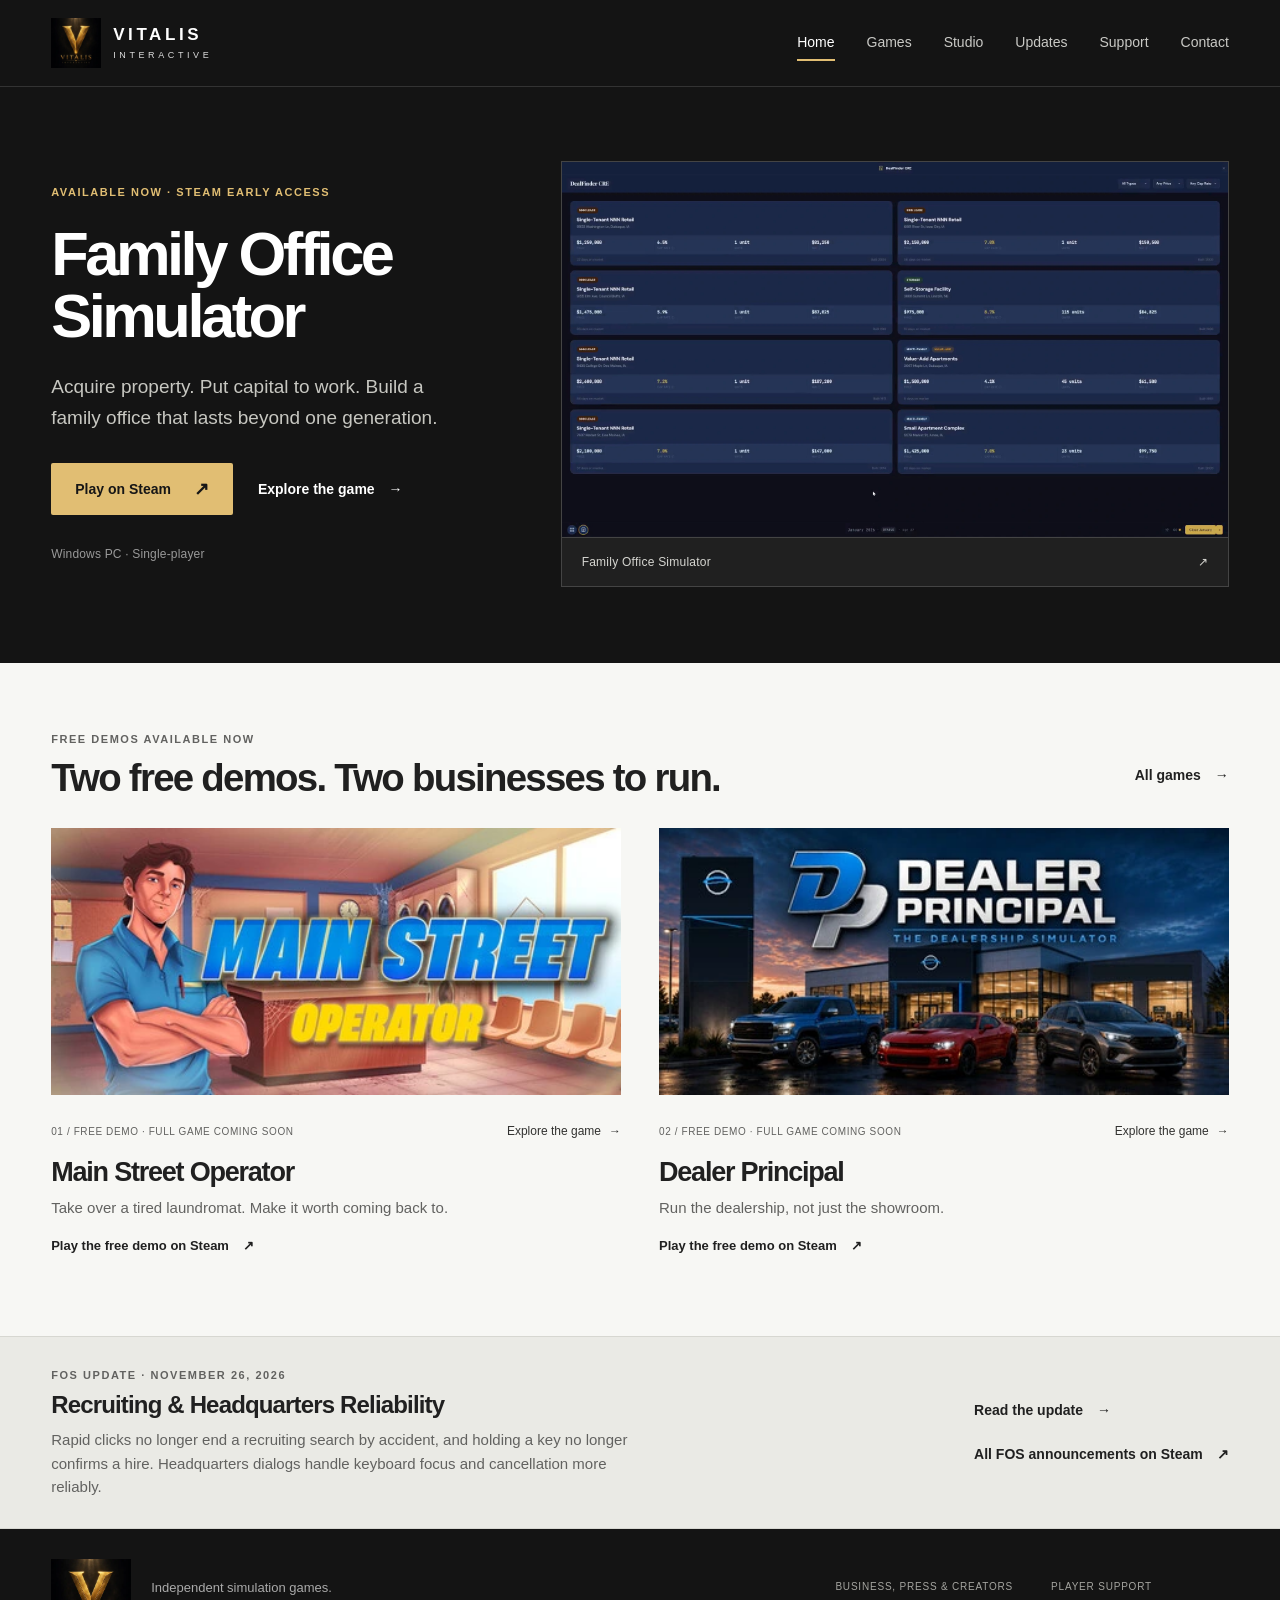
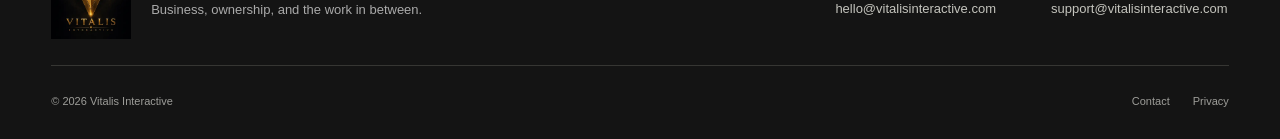
<file: index.html>
<!doctype html>
<html lang="en"><head><meta charset="utf-8"><meta name="viewport" content="width=device-width,initial-scale=1">
<title>Vitalis Interactive | Independent Simulation Games</title><meta name="description" content="Play Family Office Simulator in Early Access, and try free demos of Main Street Operator and Dealer Principal. Independent business simulation games."><meta name="theme-color" content="#141414"><meta name="color-scheme" content="light"><meta name="robots" content="index,follow,max-image-preview:large">
<link rel="canonical" href="https://vitalisinteractive.com/"><link rel="icon" href="assets/favicon-32.png" type="image/png"><link rel="manifest" href="site.webmanifest">
<meta property="og:site_name" content="Vitalis Interactive"><meta property="og:type" content="website"><meta property="og:title" content="Vitalis Interactive | Independent Simulation Games"><meta property="og:description" content="Play Family Office Simulator in Early Access, and try free demos of Main Street Operator and Dealer Principal. Independent business simulation games."><meta property="og:url" content="https://vitalisinteractive.com/"><meta property="og:image" content="https://vitalisinteractive.com/assets/games/fos-capsule.webp"><meta property="og:image:alt" content="Family Office Simulator"><meta name="twitter:card" content="summary_large_image"><meta name="twitter:title" content="Vitalis Interactive | Independent Simulation Games"><meta name="twitter:description" content="Play Family Office Simulator in Early Access, and try free demos of Main Street Operator and Dealer Principal. Independent business simulation games."><meta name="twitter:image" content="https://vitalisinteractive.com/assets/games/fos-capsule.webp">
<link rel="stylesheet" href="styles.css"><link rel="stylesheet" href="foundation.css"><link rel="stylesheet" href="exact-logo-fix.css" data-vitalis-exact-logo><link rel="stylesheet" href="studio-refresh.css">
<script type="application/ld+json">{"@context": "https://schema.org", "@type": "WebPage", "name": "Vitalis Interactive | Independent Simulation Games", "url": "https://vitalisinteractive.com/", "publisher": {"@type": "Organization", "name": "Vitalis Interactive", "url": "https://vitalisinteractive.com/"}}</script></head>
<body class="vi-site" data-refresh="03"><a class="vi-skip" href="#main">Skip to content</a><header class="vi-header"><div class="vi-wrap vi-header-inner">
<a class="vi-brand" href="index.html" aria-label="Vitalis Interactive home"><img src="assets/vitalis-master-exact-2026.webp" width="56" height="56" alt="Vitalis Interactive"><span>VITALIS<span>INTERACTIVE</span></span></a>
<button class="vi-menu" type="button" data-menu aria-expanded="false" aria-controls="site-navigation" aria-label="Open navigation menu"><span></span><span></span><span></span></button>
<nav class="vi-nav" id="site-navigation" data-nav aria-label="Primary navigation"><a href="index.html" aria-current="page">Home</a><a href="games.html">Games</a><a href="studio.html">Studio</a><a href="latest.html">Updates</a><a href="support.html">Support</a><a href="contact.html">Contact</a></nav>
</div></header><main id="main" class="vi-main"><section class="vi-home-hero"><div class="vi-wrap vi-hero-grid"><div class="vi-hero-copy"><span class="vi-kicker vi-gold">Available now · Steam Early Access</span><h1>Family Office<br>Simulator</h1><p>Acquire property. Put capital to work. Build a family office that lasts beyond one generation.</p><div class="vi-actions"><a class="vi-button vi-primary" href="https://store.steampowered.com/app/4820790/Family_Office_Simulator/" target="_blank" rel="noopener noreferrer">Play on Steam <span aria-hidden="true">↗</span></a><a class="vi-inline-link" href="family-office-simulator.html">Explore the game <span aria-hidden="true">→</span></a></div><span class="vi-small vi-hero-platform">Windows PC · Single-player</span></div><a class="vi-hero-art" href="family-office-simulator.html" aria-label="Explore Family Office Simulator"><img class="" src="assets/games/fos-gameplay-1.webp" width="1920" height="1080" alt="Family Office Simulator — screenshot from the public Steam page" loading="eager" fetchpriority="high" decoding="async"><span>Family Office Simulator <span aria-hidden="true">↗</span></span></a></div></section>
<section class="vi-section"><div class="vi-wrap"><div class="vi-section-heading"><div><span class="vi-kicker">Free demos available now</span><h2>Two free demos. Two businesses to run.</h2></div><a class="vi-inline-link" href="games.html">All games <span aria-hidden="true">→</span></a></div><div class="vi-games-grid"><article class="vi-game"><a class="vi-art-link" href="main-street-operator.html" aria-label="Explore Main Street Operator"><img class="" src="assets/games/mso-capsule.webp" width="460" height="215" alt="Main Street Operator — official Steam capsule artwork" loading="lazy" decoding="async"></a><div class="vi-game-meta"><span>01 / Free demo · Full game coming soon</span><a href="main-street-operator.html">Explore the game <span aria-hidden="true">→</span></a></div><h2><a href="main-street-operator.html">Main Street Operator</a></h2><p>Take over a tired laundromat. Make it worth coming back to.</p><a class="vi-inline-link" href="https://store.steampowered.com/app/5070740/Main_Street_Operator/" target="_blank" rel="noopener noreferrer">Play the free demo on Steam <span aria-hidden="true">↗</span></a></article><article class="vi-game"><a class="vi-art-link" href="dealer-principal.html" aria-label="Explore Dealer Principal"><img class="" src="assets/games/dp-capsule.webp" width="460" height="215" alt="Dealer Principal — official Steam capsule artwork" loading="lazy" decoding="async"></a><div class="vi-game-meta"><span>02 / Free demo · Full game coming soon</span><a href="dealer-principal.html">Explore the game <span aria-hidden="true">→</span></a></div><h2><a href="dealer-principal.html">Dealer Principal</a></h2><p>Run the dealership, not just the showroom.</p><a class="vi-inline-link" href="https://store.steampowered.com/app/5158570/Dealer_Principal_The_Dealership_Simulator/" target="_blank" rel="noopener noreferrer">Play the free demo on Steam <span aria-hidden="true">↗</span></a></article></div></div></section><section class="vi-update-strip"><div class="vi-wrap vi-update-inner"><div><span class="vi-kicker">FOS update · November 26, 2026</span><h2>Recruiting &amp; Headquarters Reliability</h2><p>Rapid clicks no longer end a recruiting search by accident, and holding a key no longer confirms a hire. Headquarters dialogs handle keyboard focus and cancellation more reliably.</p></div><div><a class="vi-inline-link" href="latest.html#update-2026-11-26-fos">Read the update <span aria-hidden="true">→</span></a><br><a class="vi-inline-link" href="https://store.steampowered.com/news/app/4820790" target="_blank" rel="noopener noreferrer">All FOS announcements on Steam <span aria-hidden="true">↗</span></a></div></div></section>
</main><footer class="vi-footer"><div class="vi-wrap vi-footer-top">
<div class="vi-signature"><img src="assets/vitalis-master-exact-2026.webp" width="100" height="100" alt="Vitalis Interactive"><p>Independent simulation games.<br>Business, ownership, and the work in between.</p></div>
<div class="vi-footer-contacts"><div><span>Business, press &amp; creators</span><a href="mailto:hello@vitalisinteractive.com">hello@vitalisinteractive.com</a></div><div><span>Player support</span><a href="mailto:support@vitalisinteractive.com">support@vitalisinteractive.com</a></div></div>
</div><div class="vi-wrap vi-footer-bottom"><span>© <span data-year>2026</span> Vitalis Interactive</span><div><a href="contact.html">Contact</a><a href="privacy.html">Privacy</a></div></div></footer><script src="site.js"></script></body></html>
</file>
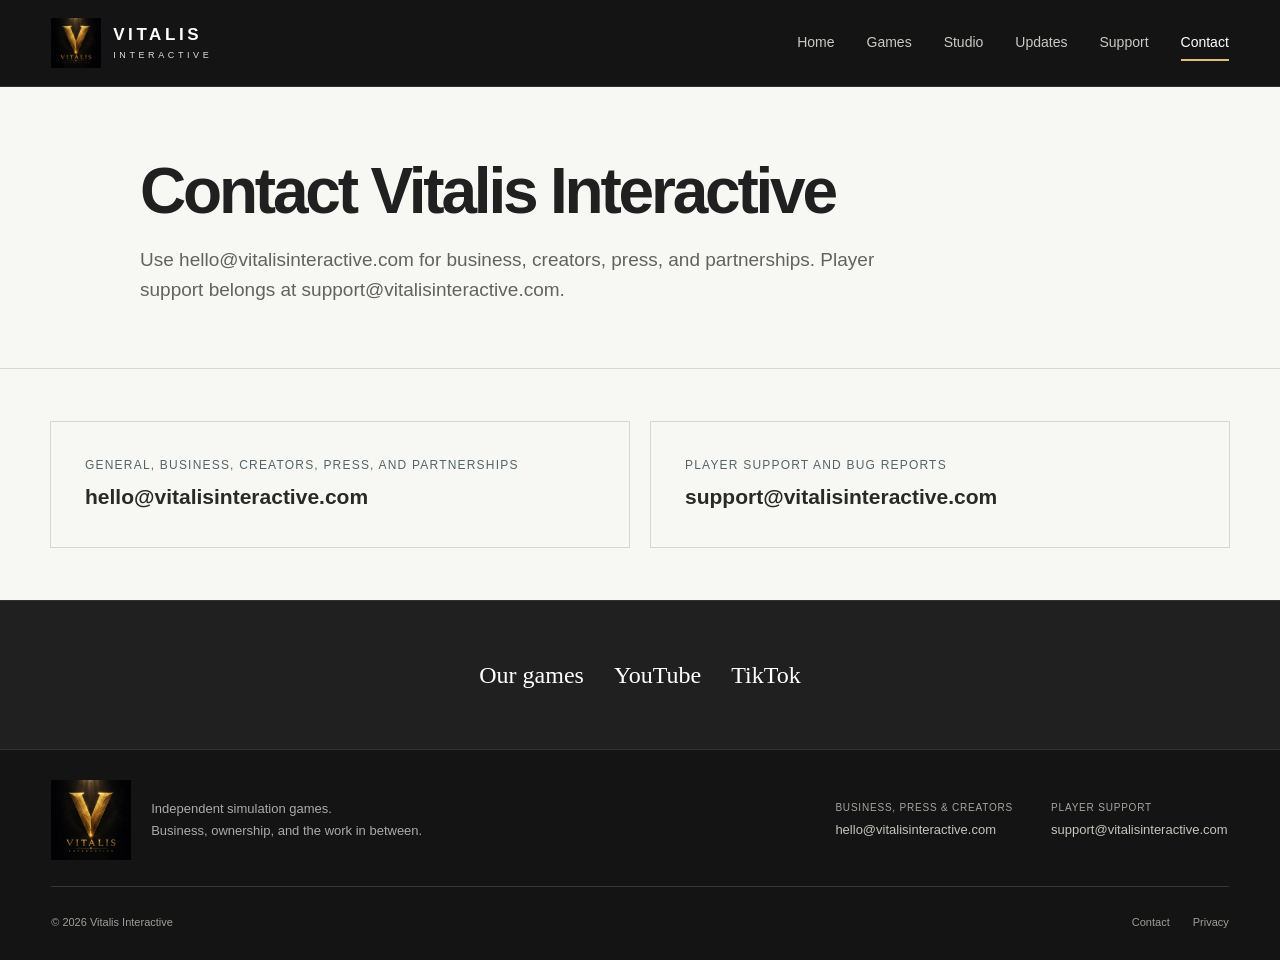
<file: contact.html>
<!doctype html>
<html lang="en"><head><meta charset="utf-8"><meta name="viewport" content="width=device-width,initial-scale=1">
<title>Contact Vitalis Interactive | Press, Creators &amp; Support</title><meta name="description" content="Contact Vitalis Interactive for business, creator, press, partnership, and player support inquiries."><meta name="theme-color" content="#141414"><meta name="color-scheme" content="light"><meta name="robots" content="index,follow,max-image-preview:large">
<link rel="canonical" href="https://vitalisinteractive.com/contact.html"><link rel="icon" href="assets/favicon-32.png" type="image/png"><link rel="manifest" href="site.webmanifest">
<meta property="og:site_name" content="Vitalis Interactive"><meta property="og:type" content="website"><meta property="og:title" content="Contact Vitalis Interactive | Press, Creators &amp; Support"><meta property="og:description" content="Contact Vitalis Interactive for business, creator, press, partnership, and player support inquiries."><meta property="og:url" content="https://vitalisinteractive.com/contact.html"><meta property="og:image" content="https://vitalisinteractive.com/assets/vitalis-master-exact-2026.webp"><meta property="og:image:alt" content="Vitalis Interactive"><meta name="twitter:card" content="summary_large_image"><meta name="twitter:title" content="Contact Vitalis Interactive | Press, Creators &amp; Support"><meta name="twitter:description" content="Contact Vitalis Interactive for business, creator, press, partnership, and player support inquiries."><meta name="twitter:image" content="https://vitalisinteractive.com/assets/vitalis-master-exact-2026.webp">
<link rel="stylesheet" href="styles.css"><link rel="stylesheet" href="foundation.css"><link rel="stylesheet" href="exact-logo-fix.css" data-vitalis-exact-logo><link rel="stylesheet" href="studio-refresh.css">
<script type="application/ld+json">{"@context": "https://schema.org", "@type": "WebPage", "name": "Contact Vitalis Interactive | Press, Creators & Support", "url": "https://vitalisinteractive.com/contact.html", "publisher": {"@type": "Organization", "name": "Vitalis Interactive", "url": "https://vitalisinteractive.com/"}}</script></head>
<body class="vi-site" data-refresh="03"><a class="vi-skip" href="#main">Skip to content</a><header class="vi-header"><div class="vi-wrap vi-header-inner">
<a class="vi-brand" href="index.html" aria-label="Vitalis Interactive home"><img src="assets/vitalis-master-exact-2026.webp" width="56" height="56" alt="Vitalis Interactive"><span>VITALIS<span>INTERACTIVE</span></span></a>
<button class="vi-menu" type="button" data-menu aria-expanded="false" aria-controls="site-navigation" aria-label="Open navigation menu"><span></span><span></span><span></span></button>
<nav class="vi-nav" id="site-navigation" data-nav aria-label="Primary navigation"><a href="index.html">Home</a><a href="games.html">Games</a><a href="studio.html">Studio</a><a href="latest.html">Updates</a><a href="support.html">Support</a><a href="contact.html" aria-current="page">Contact</a></nav>
</div></header><main id="main" class="vi-legacy">

    <section class="page-hero utility-page-hero">
      <div class="container narrow">
        <h1>Contact Vitalis Interactive</h1>
        <p class="page-lead">Use hello@vitalisinteractive.com for business, creators, press, and partnerships. Player support belongs at support@vitalisinteractive.com.</p>
      </div>
    </section>
    <section class="section">
      <div class="container contact-grid">
        <a href="mailto:hello@vitalisinteractive.com"><span>General, business, creators, press, and partnerships</span><strong>hello@vitalisinteractive.com</strong></a>
        <a href="mailto:support@vitalisinteractive.com"><span>Player support and bug reports</span><strong>support@vitalisinteractive.com</strong></a>
      </div>
    </section>
    <section class="section dark-section">
      <div class="container social-row" aria-label="Vitalis Interactive social links">
        <a href="games.html">Our games</a>
        <a href="https://www.youtube.com/@VitalisInteractive" target="_blank" rel="noopener noreferrer">YouTube</a>
        <a href="https://www.tiktok.com/@vitalisinteractive" target="_blank" rel="noopener noreferrer">TikTok</a>
      </div>
    </section>

  </main><footer class="vi-footer"><div class="vi-wrap vi-footer-top">
<div class="vi-signature"><img src="assets/vitalis-master-exact-2026.webp" width="100" height="100" alt="Vitalis Interactive"><p>Independent simulation games.<br>Business, ownership, and the work in between.</p></div>
<div class="vi-footer-contacts"><div><span>Business, press &amp; creators</span><a href="mailto:hello@vitalisinteractive.com">hello@vitalisinteractive.com</a></div><div><span>Player support</span><a href="mailto:support@vitalisinteractive.com">support@vitalisinteractive.com</a></div></div>
</div><div class="vi-wrap vi-footer-bottom"><span>© <span data-year>2026</span> Vitalis Interactive</span><div><a href="contact.html">Contact</a><a href="privacy.html">Privacy</a></div></div></footer><script src="site.js"></script></body></html>
</file>
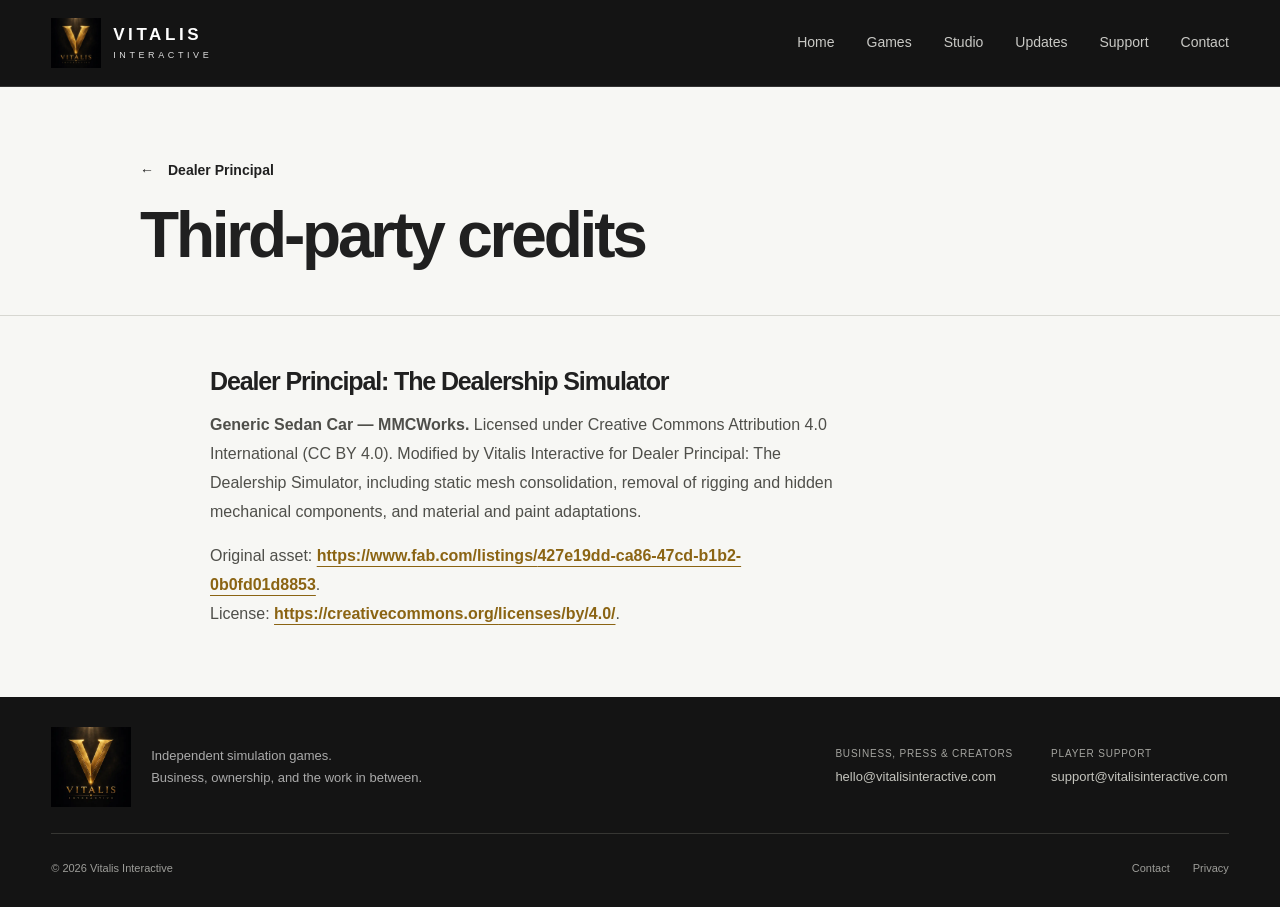
<file: dealer-principal-credits.html>
<!doctype html>
<html lang="en"><head><meta charset="utf-8"><meta name="viewport" content="width=device-width,initial-scale=1">
<title>Dealer Principal Third-Party Credits | Vitalis Interactive</title><meta name="description" content="Third-party asset credits and license information for Dealer Principal: The Dealership Simulator."><meta name="theme-color" content="#141414"><meta name="color-scheme" content="light"><meta name="robots" content="index,follow,max-image-preview:large">
<link rel="canonical" href="https://vitalisinteractive.com/dealer-principal-credits.html"><link rel="icon" href="assets/favicon-32.png" type="image/png"><link rel="manifest" href="site.webmanifest">
<meta property="og:site_name" content="Vitalis Interactive"><meta property="og:type" content="website"><meta property="og:title" content="Dealer Principal Third-Party Credits | Vitalis Interactive"><meta property="og:description" content="Third-party asset credits and license information for Dealer Principal: The Dealership Simulator."><meta property="og:url" content="https://vitalisinteractive.com/dealer-principal-credits.html"><meta property="og:image" content="https://vitalisinteractive.com/assets/vitalis-master-exact-2026.webp"><meta property="og:image:alt" content="Vitalis Interactive"><meta name="twitter:card" content="summary_large_image"><meta name="twitter:title" content="Dealer Principal Third-Party Credits | Vitalis Interactive"><meta name="twitter:description" content="Third-party asset credits and license information for Dealer Principal: The Dealership Simulator."><meta name="twitter:image" content="https://vitalisinteractive.com/assets/vitalis-master-exact-2026.webp">
<link rel="stylesheet" href="styles.css"><link rel="stylesheet" href="foundation.css"><link rel="stylesheet" href="exact-logo-fix.css" data-vitalis-exact-logo><link rel="stylesheet" href="studio-refresh.css">
<script type="application/ld+json">{"@context": "https://schema.org", "@type": "WebPage", "name": "Dealer Principal Third-Party Credits | Vitalis Interactive", "url": "https://vitalisinteractive.com/dealer-principal-credits.html", "publisher": {"@type": "Organization", "name": "Vitalis Interactive", "url": "https://vitalisinteractive.com/"}}</script></head>
<body class="vi-site" data-refresh="03"><a class="vi-skip" href="#main">Skip to content</a><header class="vi-header"><div class="vi-wrap vi-header-inner">
<a class="vi-brand" href="index.html" aria-label="Vitalis Interactive home"><img src="assets/vitalis-master-exact-2026.webp" width="56" height="56" alt="Vitalis Interactive"><span>VITALIS<span>INTERACTIVE</span></span></a>
<button class="vi-menu" type="button" data-menu aria-expanded="false" aria-controls="site-navigation" aria-label="Open navigation menu"><span></span><span></span><span></span></button>
<nav class="vi-nav" id="site-navigation" data-nav aria-label="Primary navigation"><a href="index.html">Home</a><a href="games.html">Games</a><a href="studio.html">Studio</a><a href="latest.html">Updates</a><a href="support.html">Support</a><a href="contact.html">Contact</a></nav>
</div></header><main id="main" class="vi-legacy">
  <section class="page-hero utility-page-hero">
    <div class="container narrow">
      <a class="vi-inline-link" href="dealer-principal.html"><span aria-hidden="true">←</span> Dealer Principal</a>
      <h1>Third-party credits</h1>
    </div>
  </section>
  <section class="section" aria-labelledby="dealer-principal-title">
    <div class="container privacy-content">
      <h2 id="dealer-principal-title">Dealer Principal: The Dealership Simulator</h2>
      <p><strong>Generic Sedan Car — MMCWorks.</strong> Licensed under Creative Commons Attribution 4.0 International (CC BY 4.0). Modified by Vitalis Interactive for Dealer Principal: The Dealership Simulator, including static mesh consolidation, removal of rigging and hidden mechanical components, and material and paint adaptations.</p>
      <p>Original asset: <a href="https://www.fab.com/listings/427e19dd-ca86-47cd-b1b2-0b0fd01d8853">https://www.fab.com/listings/<wbr>427e19dd-ca86-47cd-b1b2-0b0fd01d8853</a>.<br>
      License: <a href="https://creativecommons.org/licenses/by/4.0/">https://creativecommons.org/<wbr>licenses/by/4.0/</a>.</p>
    </div>
  </section>
</main><footer class="vi-footer"><div class="vi-wrap vi-footer-top">
<div class="vi-signature"><img src="assets/vitalis-master-exact-2026.webp" width="100" height="100" alt="Vitalis Interactive"><p>Independent simulation games.<br>Business, ownership, and the work in between.</p></div>
<div class="vi-footer-contacts"><div><span>Business, press &amp; creators</span><a href="mailto:hello@vitalisinteractive.com">hello@vitalisinteractive.com</a></div><div><span>Player support</span><a href="mailto:support@vitalisinteractive.com">support@vitalisinteractive.com</a></div></div>
</div><div class="vi-wrap vi-footer-bottom"><span>© <span data-year>2026</span> Vitalis Interactive</span><div><a href="contact.html">Contact</a><a href="privacy.html">Privacy</a></div></div></footer><script src="site.js"></script></body></html>
</file>
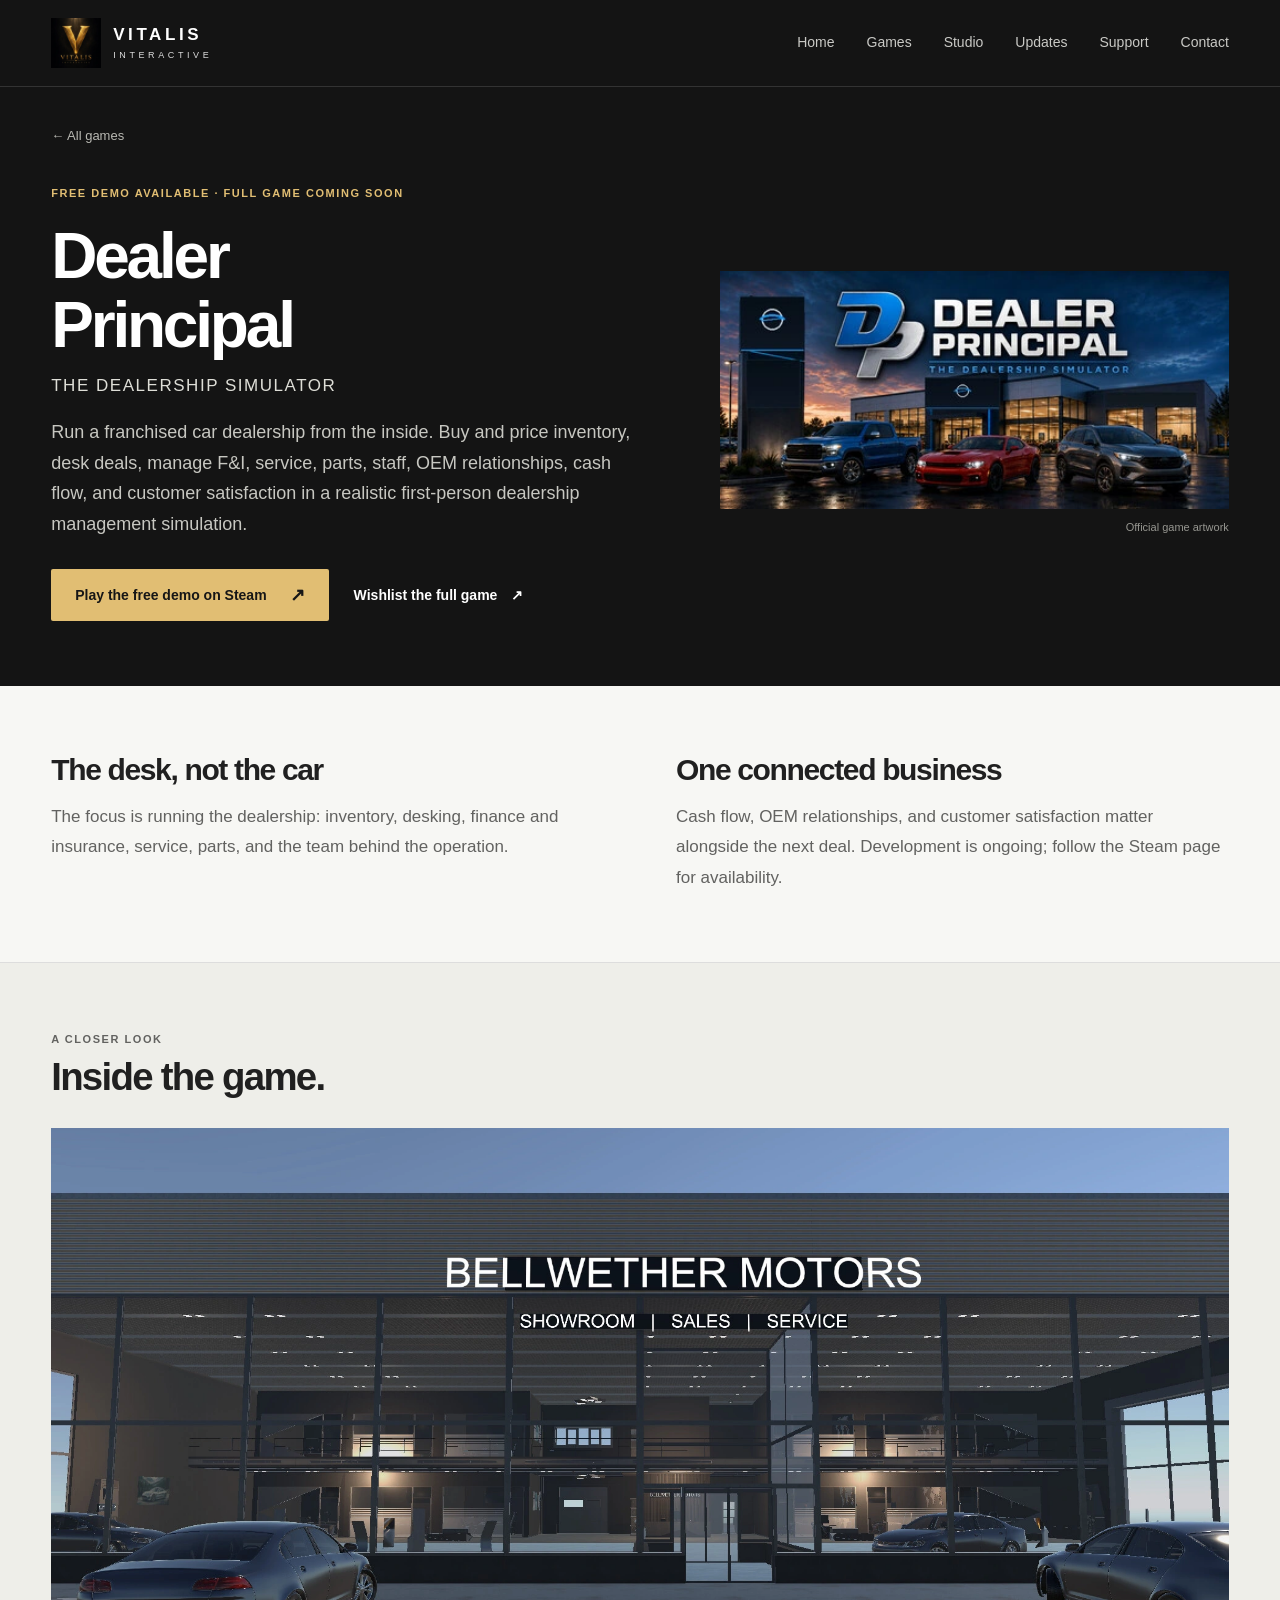
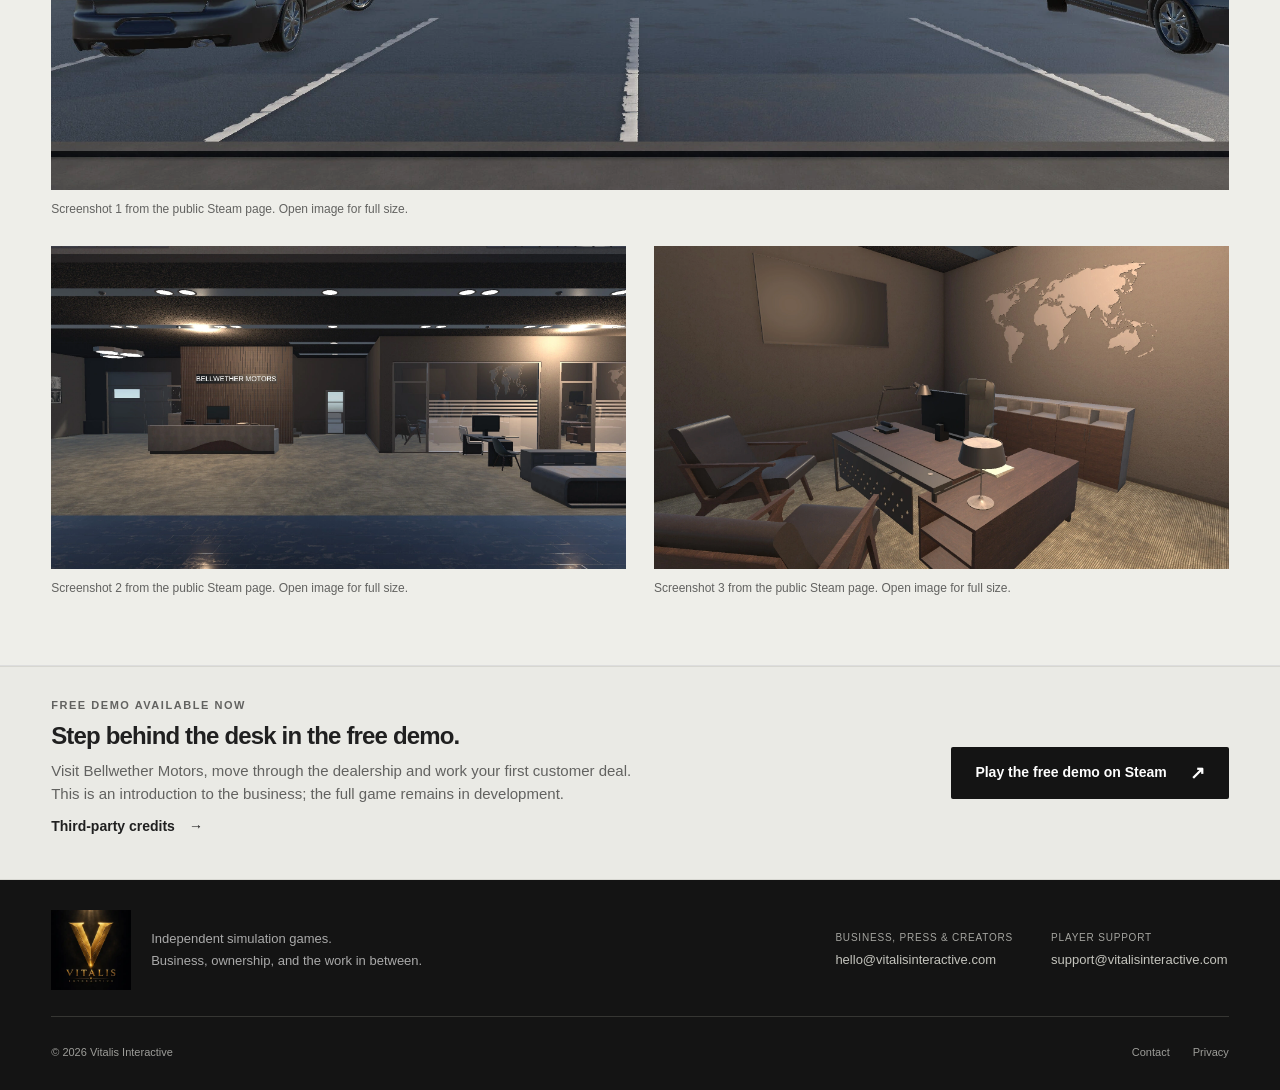
<file: dealer-principal.html>
<!doctype html>
<html lang="en"><head><meta charset="utf-8"><meta name="viewport" content="width=device-width,initial-scale=1">
<title>Dealer Principal — The Dealership Simulator | Vitalis Interactive</title><meta name="description" content="Run a franchised car dealership in Dealer Principal: The Dealership Simulator. Try the free Steam demo and wishlist the full game."><meta name="theme-color" content="#141414"><meta name="color-scheme" content="light"><meta name="robots" content="index,follow,max-image-preview:large">
<link rel="canonical" href="https://vitalisinteractive.com/dealer-principal.html"><link rel="icon" href="assets/favicon-32.png" type="image/png"><link rel="manifest" href="site.webmanifest">
<meta property="og:site_name" content="Vitalis Interactive"><meta property="og:type" content="website"><meta property="og:title" content="Dealer Principal — The Dealership Simulator | Vitalis Interactive"><meta property="og:description" content="Run a franchised car dealership in Dealer Principal: The Dealership Simulator. Try the free Steam demo and wishlist the full game."><meta property="og:url" content="https://vitalisinteractive.com/dealer-principal.html"><meta property="og:image" content="https://vitalisinteractive.com/assets/games/dp-capsule.webp"><meta property="og:image:alt" content="Dealer Principal"><meta name="twitter:card" content="summary_large_image"><meta name="twitter:title" content="Dealer Principal — The Dealership Simulator | Vitalis Interactive"><meta name="twitter:description" content="Run a franchised car dealership in Dealer Principal: The Dealership Simulator. Try the free Steam demo and wishlist the full game."><meta name="twitter:image" content="https://vitalisinteractive.com/assets/games/dp-capsule.webp">
<link rel="stylesheet" href="styles.css"><link rel="stylesheet" href="foundation.css"><link rel="stylesheet" href="exact-logo-fix.css" data-vitalis-exact-logo><link rel="stylesheet" href="studio-refresh.css">
<script type="application/ld+json">{"@context": "https://schema.org", "@type": "VideoGame", "name": "Dealer Principal", "url": "https://vitalisinteractive.com/dealer-principal.html", "publisher": {"@type": "Organization", "name": "Vitalis Interactive", "url": "https://vitalisinteractive.com/"}, "sameAs": "https://store.steampowered.com/app/5158570/Dealer_Principal_The_Dealership_Simulator/", "image": "https://vitalisinteractive.com/assets/games/dp-capsule.webp"}</script></head>
<body class="vi-site" data-refresh="03"><a class="vi-skip" href="#main">Skip to content</a><header class="vi-header"><div class="vi-wrap vi-header-inner">
<a class="vi-brand" href="index.html" aria-label="Vitalis Interactive home"><img src="assets/vitalis-master-exact-2026.webp" width="56" height="56" alt="Vitalis Interactive"><span>VITALIS<span>INTERACTIVE</span></span></a>
<button class="vi-menu" type="button" data-menu aria-expanded="false" aria-controls="site-navigation" aria-label="Open navigation menu"><span></span><span></span><span></span></button>
<nav class="vi-nav" id="site-navigation" data-nav aria-label="Primary navigation"><a href="index.html">Home</a><a href="games.html">Games</a><a href="studio.html">Studio</a><a href="latest.html">Updates</a><a href="support.html">Support</a><a href="contact.html">Contact</a></nav>
</div></header><main id="main" class="vi-main"><section class="vi-product-hero"><div class="vi-wrap"><a class="vi-breadcrumb" href="games.html">← All games</a><div class="vi-product-grid"><div><span class="vi-kicker vi-gold">Free demo available · Full game coming soon</span><h1>Dealer Principal</h1><p class="vi-game-subtitle">The Dealership Simulator</p><p class="vi-lead">Run a franchised car dealership from the inside. Buy and price inventory, desk deals, manage F&amp;I, service, parts, staff, OEM relationships, cash flow, and customer satisfaction in a realistic first-person dealership management simulation.</p><div class="vi-actions"><a class="vi-button vi-primary" href="https://store.steampowered.com/app/5158570/Dealer_Principal_The_Dealership_Simulator/" target="_blank" rel="noopener noreferrer">Play the free demo on Steam <span aria-hidden="true">↗</span></a><a class="vi-inline-link" href="https://store.steampowered.com/app/5158570/Dealer_Principal_The_Dealership_Simulator/" target="_blank" rel="noopener noreferrer">Wishlist the full game <span aria-hidden="true">↗</span></a></div></div><figure class="vi-capsule-feature"><img class="" src="assets/games/dp-capsule.webp" width="460" height="215" alt="Dealer Principal — current Steam capsule artwork" loading="eager" fetchpriority="high" decoding="async"><figcaption>Official game artwork</figcaption></figure></div></div></section><section class="vi-section"><div class="vi-wrap vi-story"><article><h2>The desk, not the car</h2><p>The focus is running the dealership: inventory, desking, finance and insurance, service, parts, and the team behind the operation.</p></article><article><h2>One connected business</h2><p>Cash flow, OEM relationships, and customer satisfaction matter alongside the next deal. Development is ongoing; follow the Steam page for availability.</p></article></div></section><section class="vi-section vi-gallery-section"><div class="vi-wrap"><div class="vi-section-heading"><div><span class="vi-kicker">A closer look</span><h2>Inside the game.</h2></div></div><div class="vi-gallery"><figure><a href="assets/games/dp-gameplay-1.webp" target="_blank" rel="noopener noreferrer" aria-label="Open Dealer Principal screenshot 1 at full size"><img class="" src="assets/games/dp-gameplay-1.webp" width="1920" height="1080" alt="Dealer Principal — official Steam screenshot 1" loading="lazy" decoding="async"></a><figcaption>Screenshot 1 from the public Steam page. Open image for full size.</figcaption></figure><figure><a href="assets/games/dp-gameplay-2.webp" target="_blank" rel="noopener noreferrer" aria-label="Open Dealer Principal screenshot 2 at full size"><img class="" src="assets/games/dp-gameplay-2.webp" width="1920" height="1080" alt="Dealer Principal — official Steam screenshot 2" loading="lazy" decoding="async"></a><figcaption>Screenshot 2 from the public Steam page. Open image for full size.</figcaption></figure><figure><a href="assets/games/dp-gameplay-3.webp" target="_blank" rel="noopener noreferrer" aria-label="Open Dealer Principal screenshot 3 at full size"><img class="" src="assets/games/dp-gameplay-3.webp" width="1920" height="1080" alt="Dealer Principal — official Steam screenshot 3" loading="lazy" decoding="async"></a><figcaption>Screenshot 3 from the public Steam page. Open image for full size.</figcaption></figure></div></div></section><section class="vi-update-strip"><div class="vi-wrap vi-update-inner"><div><span class="vi-kicker">Free demo available now</span><h2>Step behind the desk in the free demo.</h2><p>Visit Bellwether Motors, move through the dealership and work your first customer deal. This is an introduction to the business; the full game remains in development.</p><a class="vi-inline-link" href="dealer-principal-credits.html">Third-party credits <span aria-hidden="true">→</span></a></div><a class="vi-button vi-dark" href="https://store.steampowered.com/app/5158570/Dealer_Principal_The_Dealership_Simulator/" target="_blank" rel="noopener noreferrer">Play the free demo on Steam <span aria-hidden="true">↗</span></a></div></section></main><footer class="vi-footer"><div class="vi-wrap vi-footer-top">
<div class="vi-signature"><img src="assets/vitalis-master-exact-2026.webp" width="100" height="100" alt="Vitalis Interactive"><p>Independent simulation games.<br>Business, ownership, and the work in between.</p></div>
<div class="vi-footer-contacts"><div><span>Business, press &amp; creators</span><a href="mailto:hello@vitalisinteractive.com">hello@vitalisinteractive.com</a></div><div><span>Player support</span><a href="mailto:support@vitalisinteractive.com">support@vitalisinteractive.com</a></div></div>
</div><div class="vi-wrap vi-footer-bottom"><span>© <span data-year>2026</span> Vitalis Interactive</span><div><a href="contact.html">Contact</a><a href="privacy.html">Privacy</a></div></div></footer><script src="site.js"></script></body></html>
</file>
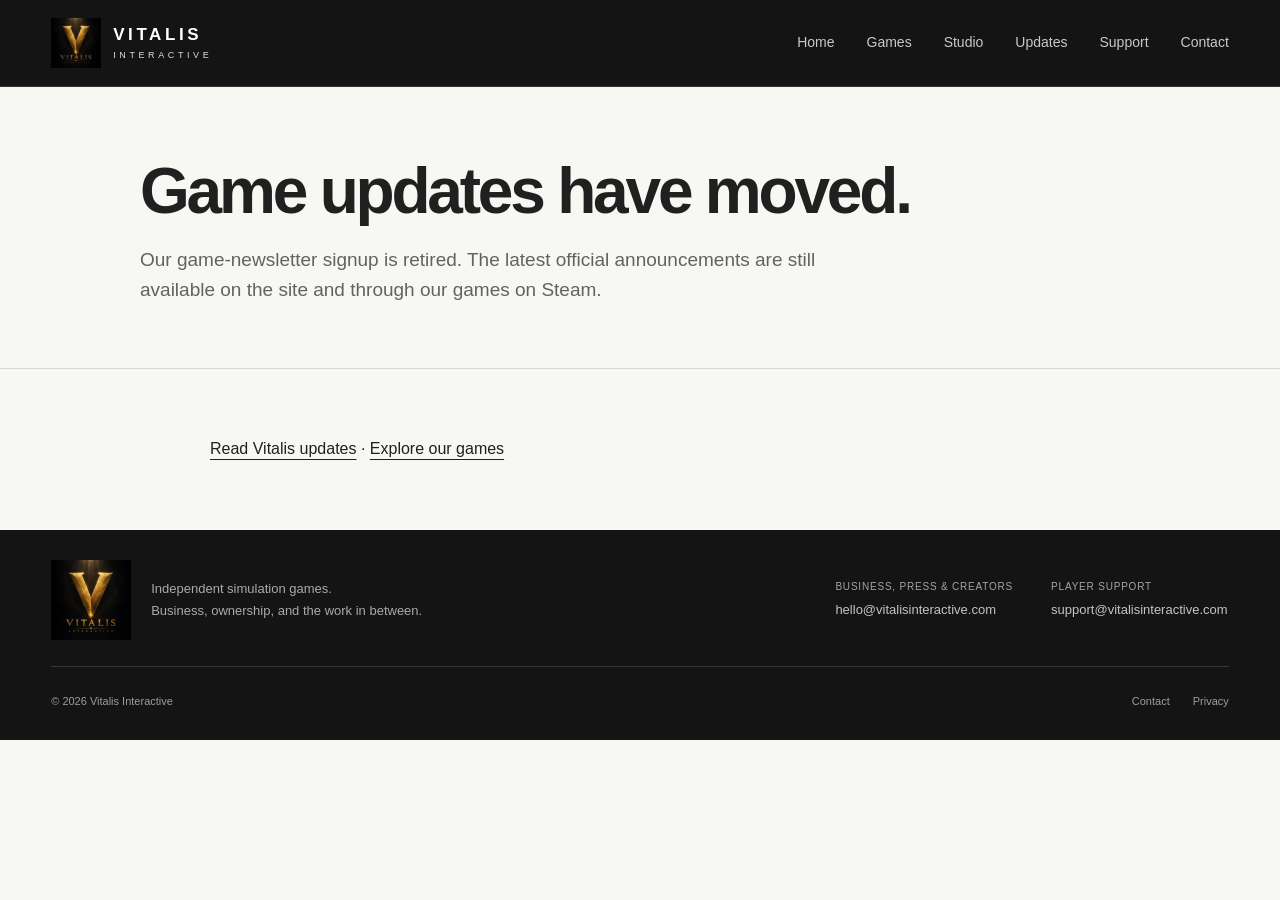
<file: dispatch.html>
<!doctype html>
<html lang="en"><head><meta charset="utf-8"><meta name="viewport" content="width=device-width,initial-scale=1">
<title>Game updates | Vitalis Interactive</title><meta name="description" content="Our email newsletter has retired. Follow game news on the Vitalis updates page."><meta name="theme-color" content="#141414"><meta name="color-scheme" content="light"><meta name="robots" content="noindex,follow">
<link rel="canonical" href="https://vitalisinteractive.com/latest.html"><link rel="icon" href="assets/favicon-32.png" type="image/png"><link rel="manifest" href="site.webmanifest">
<meta property="og:site_name" content="Vitalis Interactive"><meta property="og:type" content="website"><meta property="og:title" content="Game updates | Vitalis Interactive"><meta property="og:description" content="Our email newsletter has retired. Follow game news on the Vitalis updates page."><meta property="og:url" content="https://vitalisinteractive.com/latest.html"><meta property="og:image" content="https://vitalisinteractive.com/assets/vitalis-master-exact-2026.webp"><meta property="og:image:alt" content="Vitalis Interactive"><meta name="twitter:card" content="summary_large_image"><meta name="twitter:title" content="Game updates | Vitalis Interactive"><meta name="twitter:description" content="Our email newsletter has retired. Follow game news on the Vitalis updates page."><meta name="twitter:image" content="https://vitalisinteractive.com/assets/vitalis-master-exact-2026.webp">
<link rel="stylesheet" href="styles.css"><link rel="stylesheet" href="foundation.css"><link rel="stylesheet" href="exact-logo-fix.css" data-vitalis-exact-logo><link rel="stylesheet" href="studio-refresh.css">
<script type="application/ld+json">{"@context": "https://schema.org", "@type": "WebPage", "name": "Game updates | Vitalis Interactive", "url": "https://vitalisinteractive.com/latest.html", "publisher": {"@type": "Organization", "name": "Vitalis Interactive", "url": "https://vitalisinteractive.com/"}}</script></head>
<body class="vi-site" data-refresh="03"><a class="vi-skip" href="#main">Skip to content</a><header class="vi-header"><div class="vi-wrap vi-header-inner">
<a class="vi-brand" href="index.html" aria-label="Vitalis Interactive home"><img src="assets/vitalis-master-exact-2026.webp" width="56" height="56" alt="Vitalis Interactive"><span>VITALIS<span>INTERACTIVE</span></span></a>
<button class="vi-menu" type="button" data-menu aria-expanded="false" aria-controls="site-navigation" aria-label="Open navigation menu"><span></span><span></span><span></span></button>
<nav class="vi-nav" id="site-navigation" data-nav aria-label="Primary navigation"><a href="index.html">Home</a><a href="games.html">Games</a><a href="studio.html">Studio</a><a href="latest.html">Updates</a><a href="support.html">Support</a><a href="contact.html">Contact</a></nav>
</div></header><main id="main" class="vi-legacy">
<section class="page-hero utility-page-hero"><div class="container narrow"><h1>Game updates have moved.</h1><p class="page-lead">Our game-newsletter signup is retired. The latest official announcements are still available on the site and through our games on Steam.</p></div></section>
<section class="section"><div class="container narrow"><p><a href="latest.html">Read Vitalis updates</a> · <a href="games.html">Explore our games</a></p></div></section>
</main><footer class="vi-footer"><div class="vi-wrap vi-footer-top">
<div class="vi-signature"><img src="assets/vitalis-master-exact-2026.webp" width="100" height="100" alt="Vitalis Interactive"><p>Independent simulation games.<br>Business, ownership, and the work in between.</p></div>
<div class="vi-footer-contacts"><div><span>Business, press &amp; creators</span><a href="mailto:hello@vitalisinteractive.com">hello@vitalisinteractive.com</a></div><div><span>Player support</span><a href="mailto:support@vitalisinteractive.com">support@vitalisinteractive.com</a></div></div>
</div><div class="vi-wrap vi-footer-bottom"><span>© <span data-year>2026</span> Vitalis Interactive</span><div><a href="contact.html">Contact</a><a href="privacy.html">Privacy</a></div></div></footer><script src="site.js"></script></body></html>
</file>
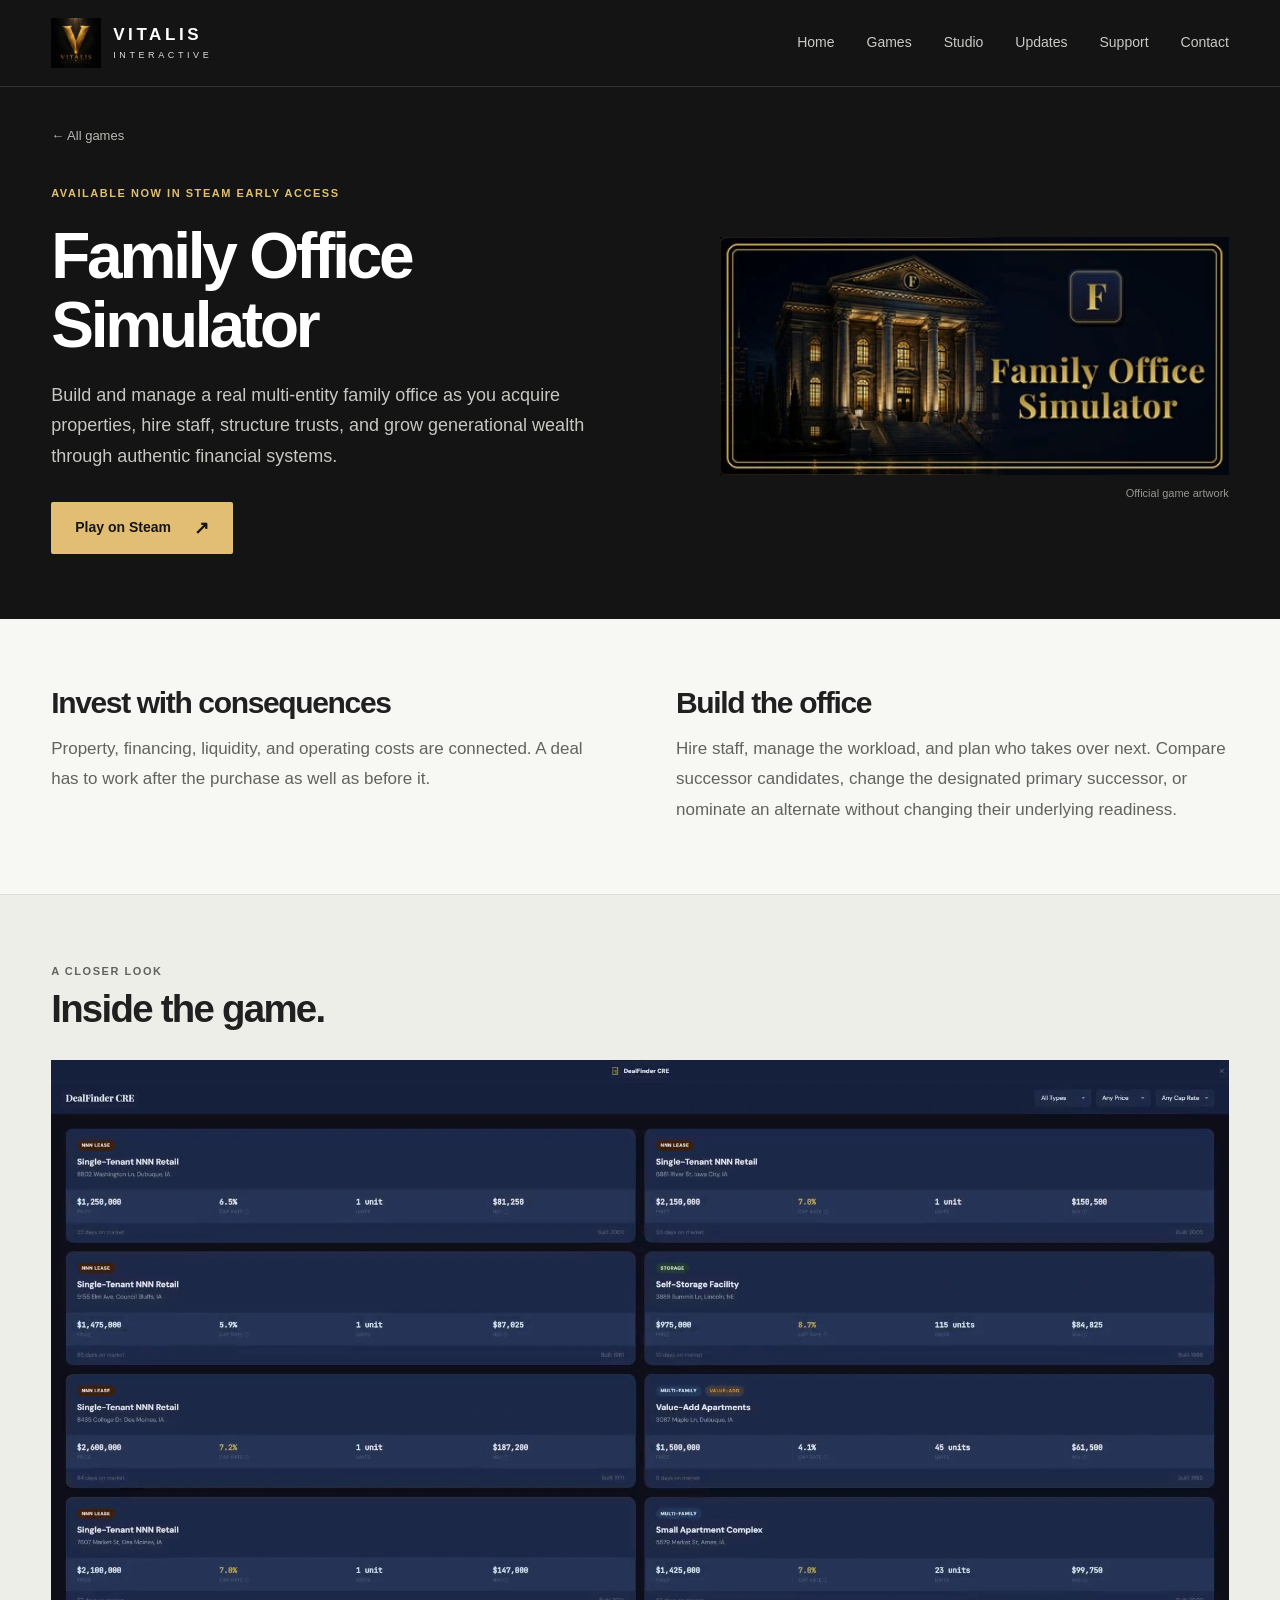
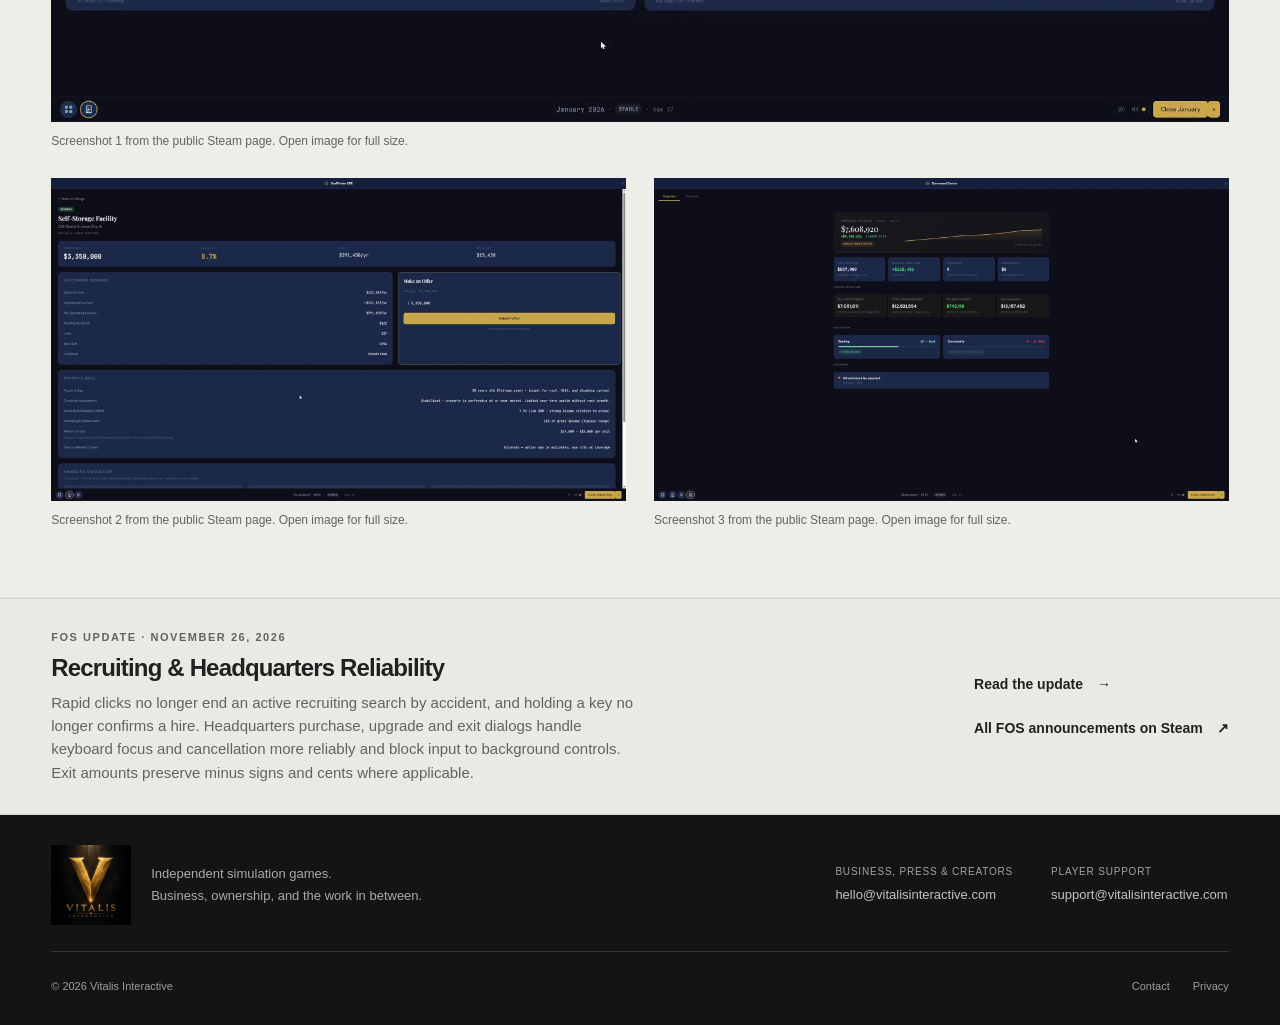
<file: family-office-simulator.html>
<!doctype html>
<html lang="en"><head><meta charset="utf-8"><meta name="viewport" content="width=device-width,initial-scale=1">
<title>Family Office Simulator | Vitalis Interactive</title><meta name="description" content="Manage property, financing, staff, trusts and succession in Family Office Simulator, available now in Steam Early Access on Windows."><meta name="theme-color" content="#141414"><meta name="color-scheme" content="light"><meta name="robots" content="index,follow,max-image-preview:large">
<link rel="canonical" href="https://vitalisinteractive.com/family-office-simulator.html"><link rel="icon" href="assets/favicon-32.png" type="image/png"><link rel="manifest" href="site.webmanifest">
<meta property="og:site_name" content="Vitalis Interactive"><meta property="og:type" content="website"><meta property="og:title" content="Family Office Simulator | Vitalis Interactive"><meta property="og:description" content="Manage property, financing, staff, trusts and succession in Family Office Simulator, available now in Steam Early Access on Windows."><meta property="og:url" content="https://vitalisinteractive.com/family-office-simulator.html"><meta property="og:image" content="https://vitalisinteractive.com/assets/games/fos-capsule.webp"><meta property="og:image:alt" content="Family Office Simulator"><meta name="twitter:card" content="summary_large_image"><meta name="twitter:title" content="Family Office Simulator | Vitalis Interactive"><meta name="twitter:description" content="Manage property, financing, staff, trusts and succession in Family Office Simulator, available now in Steam Early Access on Windows."><meta name="twitter:image" content="https://vitalisinteractive.com/assets/games/fos-capsule.webp">
<link rel="stylesheet" href="styles.css"><link rel="stylesheet" href="foundation.css"><link rel="stylesheet" href="exact-logo-fix.css" data-vitalis-exact-logo><link rel="stylesheet" href="studio-refresh.css">
<script type="application/ld+json">{"@context": "https://schema.org", "@type": "VideoGame", "name": "Family Office Simulator", "url": "https://vitalisinteractive.com/family-office-simulator.html", "publisher": {"@type": "Organization", "name": "Vitalis Interactive", "url": "https://vitalisinteractive.com/"}, "sameAs": "https://store.steampowered.com/app/4820790/Family_Office_Simulator/", "image": "https://vitalisinteractive.com/assets/games/fos-capsule.webp"}</script></head>
<body class="vi-site" data-refresh="03"><a class="vi-skip" href="#main">Skip to content</a><header class="vi-header"><div class="vi-wrap vi-header-inner">
<a class="vi-brand" href="index.html" aria-label="Vitalis Interactive home"><img src="assets/vitalis-master-exact-2026.webp" width="56" height="56" alt="Vitalis Interactive"><span>VITALIS<span>INTERACTIVE</span></span></a>
<button class="vi-menu" type="button" data-menu aria-expanded="false" aria-controls="site-navigation" aria-label="Open navigation menu"><span></span><span></span><span></span></button>
<nav class="vi-nav" id="site-navigation" data-nav aria-label="Primary navigation"><a href="index.html">Home</a><a href="games.html">Games</a><a href="studio.html">Studio</a><a href="latest.html">Updates</a><a href="support.html">Support</a><a href="contact.html">Contact</a></nav>
</div></header><main id="main" class="vi-main"><section class="vi-product-hero"><div class="vi-wrap"><a class="vi-breadcrumb" href="games.html">← All games</a><div class="vi-product-grid"><div><span class="vi-kicker vi-gold">Available now in Steam Early Access</span><h1>Family Office Simulator</h1><p class="vi-lead">Build and manage a real multi‑entity family office as you acquire properties, hire staff, structure trusts, and grow generational wealth through authentic financial systems.</p><div class="vi-actions"><a class="vi-button vi-primary" href="https://store.steampowered.com/app/4820790/Family_Office_Simulator/" target="_blank" rel="noopener noreferrer">Play on Steam <span aria-hidden="true">↗</span></a></div></div><figure class="vi-capsule-feature"><img class="" src="assets/games/fos-capsule.webp" width="460" height="215" alt="Family Office Simulator — current Steam capsule artwork" loading="eager" fetchpriority="high" decoding="async"><figcaption>Official game artwork</figcaption></figure></div></div></section><section class="vi-section"><div class="vi-wrap vi-story"><article><h2>Invest with consequences</h2><p>Property, financing, liquidity, and operating costs are connected. A deal has to work after the purchase as well as before it.</p></article><article><h2>Build the office</h2><p>Hire staff, manage the workload, and plan who takes over next. Compare successor candidates, change the designated primary successor, or nominate an alternate without changing their underlying readiness.</p></article></div></section><section class="vi-section vi-gallery-section"><div class="vi-wrap"><div class="vi-section-heading"><div><span class="vi-kicker">A closer look</span><h2>Inside the game.</h2></div></div><div class="vi-gallery"><figure><a href="assets/games/fos-gameplay-1.webp" target="_blank" rel="noopener noreferrer" aria-label="Open Family Office Simulator screenshot 1 at full size"><img class="" src="assets/games/fos-gameplay-1.webp" width="1920" height="1080" alt="Family Office Simulator — official Steam screenshot 1" loading="lazy" decoding="async"></a><figcaption>Screenshot 1 from the public Steam page. Open image for full size.</figcaption></figure><figure><a href="assets/games/fos-gameplay-2.webp" target="_blank" rel="noopener noreferrer" aria-label="Open Family Office Simulator screenshot 2 at full size"><img class="" src="assets/games/fos-gameplay-2.webp" width="1920" height="1080" alt="Family Office Simulator — official Steam screenshot 2" loading="lazy" decoding="async"></a><figcaption>Screenshot 2 from the public Steam page. Open image for full size.</figcaption></figure><figure><a href="assets/games/fos-gameplay-3.webp" target="_blank" rel="noopener noreferrer" aria-label="Open Family Office Simulator screenshot 3 at full size"><img class="" src="assets/games/fos-gameplay-3.webp" width="1920" height="1080" alt="Family Office Simulator — official Steam screenshot 3" loading="lazy" decoding="async"></a><figcaption>Screenshot 3 from the public Steam page. Open image for full size.</figcaption></figure></div></div></section><section class="vi-update-strip"><div class="vi-wrap vi-update-inner"><div><span class="vi-kicker">FOS update · November 26, 2026</span><h2>Recruiting &amp; Headquarters Reliability</h2><p>Rapid clicks no longer end an active recruiting search by accident, and holding a key no longer confirms a hire. Headquarters purchase, upgrade and exit dialogs handle keyboard focus and cancellation more reliably and block input to background controls. Exit amounts preserve minus signs and cents where applicable.</p></div><div><a class="vi-inline-link" href="latest.html#update-2026-11-26-fos">Read the update <span aria-hidden="true">→</span></a><br><a class="vi-inline-link" href="https://store.steampowered.com/news/app/4820790" target="_blank" rel="noopener noreferrer">All FOS announcements on Steam <span aria-hidden="true">↗</span></a></div></div></section></main><footer class="vi-footer"><div class="vi-wrap vi-footer-top">
<div class="vi-signature"><img src="assets/vitalis-master-exact-2026.webp" width="100" height="100" alt="Vitalis Interactive"><p>Independent simulation games.<br>Business, ownership, and the work in between.</p></div>
<div class="vi-footer-contacts"><div><span>Business, press &amp; creators</span><a href="mailto:hello@vitalisinteractive.com">hello@vitalisinteractive.com</a></div><div><span>Player support</span><a href="mailto:support@vitalisinteractive.com">support@vitalisinteractive.com</a></div></div>
</div><div class="vi-wrap vi-footer-bottom"><span>© <span data-year>2026</span> Vitalis Interactive</span><div><a href="contact.html">Contact</a><a href="privacy.html">Privacy</a></div></div></footer><script src="site.js"></script></body></html>
</file>
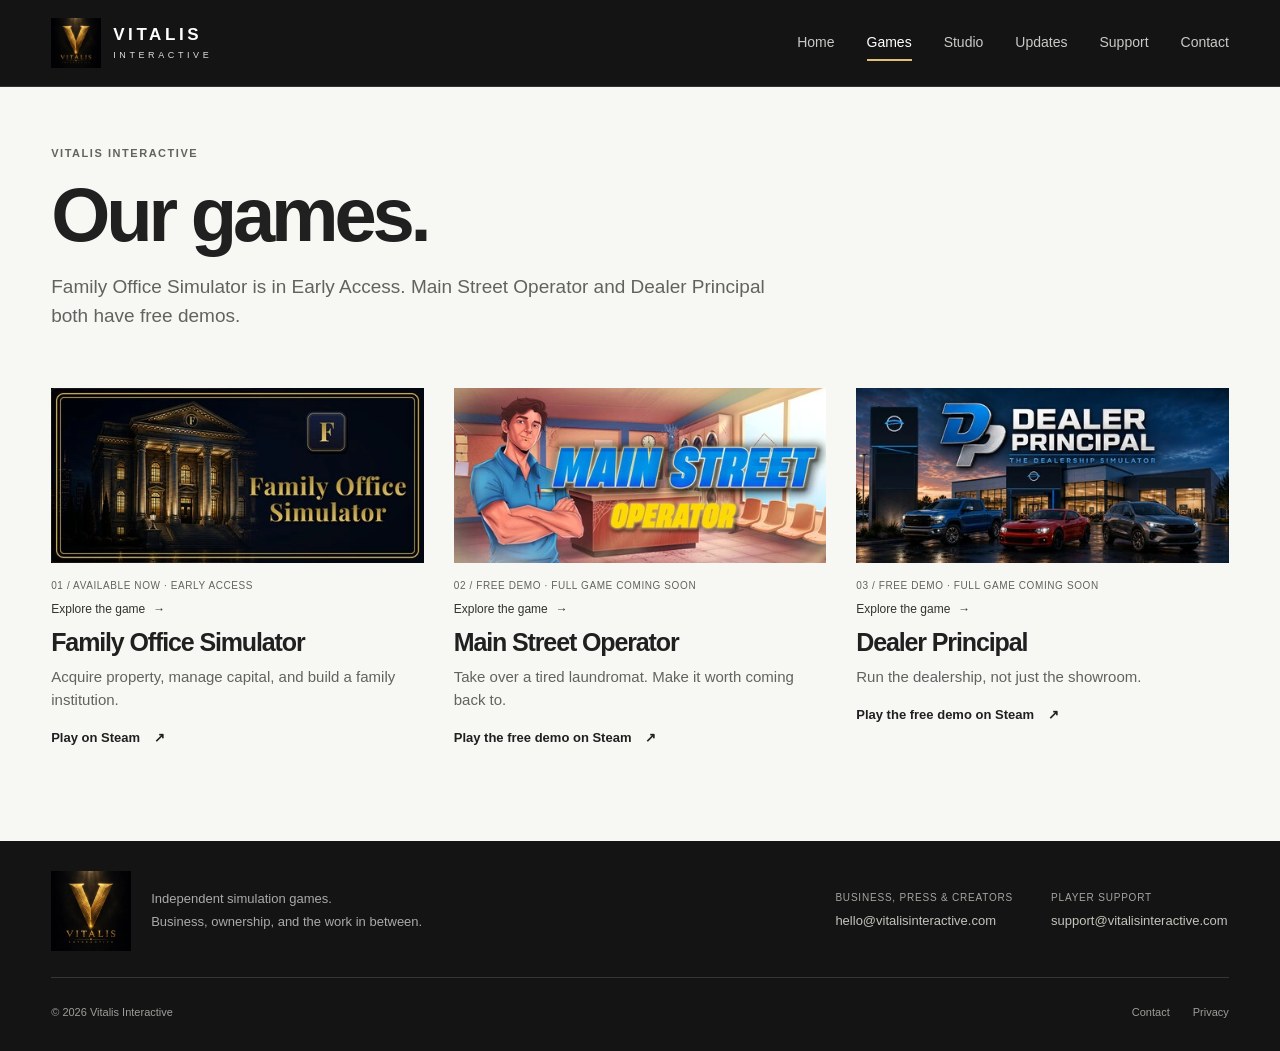
<file: games.html>
<!doctype html>
<html lang="en"><head><meta charset="utf-8"><meta name="viewport" content="width=device-width,initial-scale=1">
<title>Games | Vitalis Interactive</title><meta name="description" content="Play Family Office Simulator, try free demos of Main Street Operator and Dealer Principal, and wishlist both upcoming full games."><meta name="theme-color" content="#141414"><meta name="color-scheme" content="light"><meta name="robots" content="index,follow,max-image-preview:large">
<link rel="canonical" href="https://vitalisinteractive.com/games.html"><link rel="icon" href="assets/favicon-32.png" type="image/png"><link rel="manifest" href="site.webmanifest">
<meta property="og:site_name" content="Vitalis Interactive"><meta property="og:type" content="website"><meta property="og:title" content="Games | Vitalis Interactive"><meta property="og:description" content="Play Family Office Simulator in Early Access, or try the free Main Street Operator and Dealer Principal demos. Both full games are coming soon."><meta property="og:url" content="https://vitalisinteractive.com/games.html"><meta property="og:image" content="https://vitalisinteractive.com/assets/vitalis-master-exact-2026.webp"><meta property="og:image:alt" content="Vitalis Interactive"><meta name="twitter:card" content="summary_large_image"><meta name="twitter:title" content="Games | Vitalis Interactive"><meta name="twitter:description" content="Play Family Office Simulator in Early Access, or try the free Main Street Operator and Dealer Principal demos. Both full games are coming soon."><meta name="twitter:image" content="https://vitalisinteractive.com/assets/vitalis-master-exact-2026.webp">
<link rel="stylesheet" href="styles.css"><link rel="stylesheet" href="foundation.css"><link rel="stylesheet" href="exact-logo-fix.css" data-vitalis-exact-logo><link rel="stylesheet" href="studio-refresh.css">
<script type="application/ld+json">{"@context": "https://schema.org", "@type": "WebPage", "name": "Games | Vitalis Interactive", "url": "https://vitalisinteractive.com/games.html", "publisher": {"@type": "Organization", "name": "Vitalis Interactive", "url": "https://vitalisinteractive.com/"}}</script></head>
<body class="vi-site" data-refresh="03"><a class="vi-skip" href="#main">Skip to content</a><header class="vi-header"><div class="vi-wrap vi-header-inner">
<a class="vi-brand" href="index.html" aria-label="Vitalis Interactive home"><img src="assets/vitalis-master-exact-2026.webp" width="56" height="56" alt="Vitalis Interactive"><span>VITALIS<span>INTERACTIVE</span></span></a>
<button class="vi-menu" type="button" data-menu aria-expanded="false" aria-controls="site-navigation" aria-label="Open navigation menu"><span></span><span></span><span></span></button>
<nav class="vi-nav" id="site-navigation" data-nav aria-label="Primary navigation"><a href="index.html">Home</a><a href="games.html" aria-current="page">Games</a><a href="studio.html">Studio</a><a href="latest.html">Updates</a><a href="support.html">Support</a><a href="contact.html">Contact</a></nav>
</div></header><main id="main" class="vi-main"><section class="vi-page-intro"><div class="vi-wrap"><span class="vi-kicker">Vitalis Interactive</span><h1>Our games.</h1><p>Family Office Simulator is in Early Access. Main Street Operator and Dealer Principal both have free demos.</p></div></section><section class="vi-section vi-catalog"><div class="vi-wrap vi-catalog-grid"><article class="vi-game"><a class="vi-art-link" href="family-office-simulator.html" aria-label="Explore Family Office Simulator"><img class="" src="assets/games/fos-capsule.webp" width="460" height="215" alt="Family Office Simulator — official Steam capsule artwork" loading="lazy" decoding="async"></a><div class="vi-game-meta"><span>01 / Available now · Early Access</span><a href="family-office-simulator.html">Explore the game <span aria-hidden="true">→</span></a></div><h2><a href="family-office-simulator.html">Family Office Simulator</a></h2><p>Acquire property, manage capital, and build a family institution.</p><a class="vi-inline-link" href="https://store.steampowered.com/app/4820790/Family_Office_Simulator/" target="_blank" rel="noopener noreferrer">Play on Steam <span aria-hidden="true">↗</span></a></article><article class="vi-game"><a class="vi-art-link" href="main-street-operator.html" aria-label="Explore Main Street Operator"><img class="" src="assets/games/mso-capsule.webp" width="460" height="215" alt="Main Street Operator — official Steam capsule artwork" loading="lazy" decoding="async"></a><div class="vi-game-meta"><span>02 / Free demo · Full game coming soon</span><a href="main-street-operator.html">Explore the game <span aria-hidden="true">→</span></a></div><h2><a href="main-street-operator.html">Main Street Operator</a></h2><p>Take over a tired laundromat. Make it worth coming back to.</p><a class="vi-inline-link" href="https://store.steampowered.com/app/5070740/Main_Street_Operator/" target="_blank" rel="noopener noreferrer">Play the free demo on Steam <span aria-hidden="true">↗</span></a></article><article class="vi-game"><a class="vi-art-link" href="dealer-principal.html" aria-label="Explore Dealer Principal"><img class="" src="assets/games/dp-capsule.webp" width="460" height="215" alt="Dealer Principal — official Steam capsule artwork" loading="lazy" decoding="async"></a><div class="vi-game-meta"><span>03 / Free demo · Full game coming soon</span><a href="dealer-principal.html">Explore the game <span aria-hidden="true">→</span></a></div><h2><a href="dealer-principal.html">Dealer Principal</a></h2><p>Run the dealership, not just the showroom.</p><a class="vi-inline-link" href="https://store.steampowered.com/app/5158570/Dealer_Principal_The_Dealership_Simulator/" target="_blank" rel="noopener noreferrer">Play the free demo on Steam <span aria-hidden="true">↗</span></a></article></div></section></main><footer class="vi-footer"><div class="vi-wrap vi-footer-top">
<div class="vi-signature"><img src="assets/vitalis-master-exact-2026.webp" width="100" height="100" alt="Vitalis Interactive"><p>Independent simulation games.<br>Business, ownership, and the work in between.</p></div>
<div class="vi-footer-contacts"><div><span>Business, press &amp; creators</span><a href="mailto:hello@vitalisinteractive.com">hello@vitalisinteractive.com</a></div><div><span>Player support</span><a href="mailto:support@vitalisinteractive.com">support@vitalisinteractive.com</a></div></div>
</div><div class="vi-wrap vi-footer-bottom"><span>© <span data-year>2026</span> Vitalis Interactive</span><div><a href="contact.html">Contact</a><a href="privacy.html">Privacy</a></div></div></footer><script src="site.js"></script></body></html>
</file>
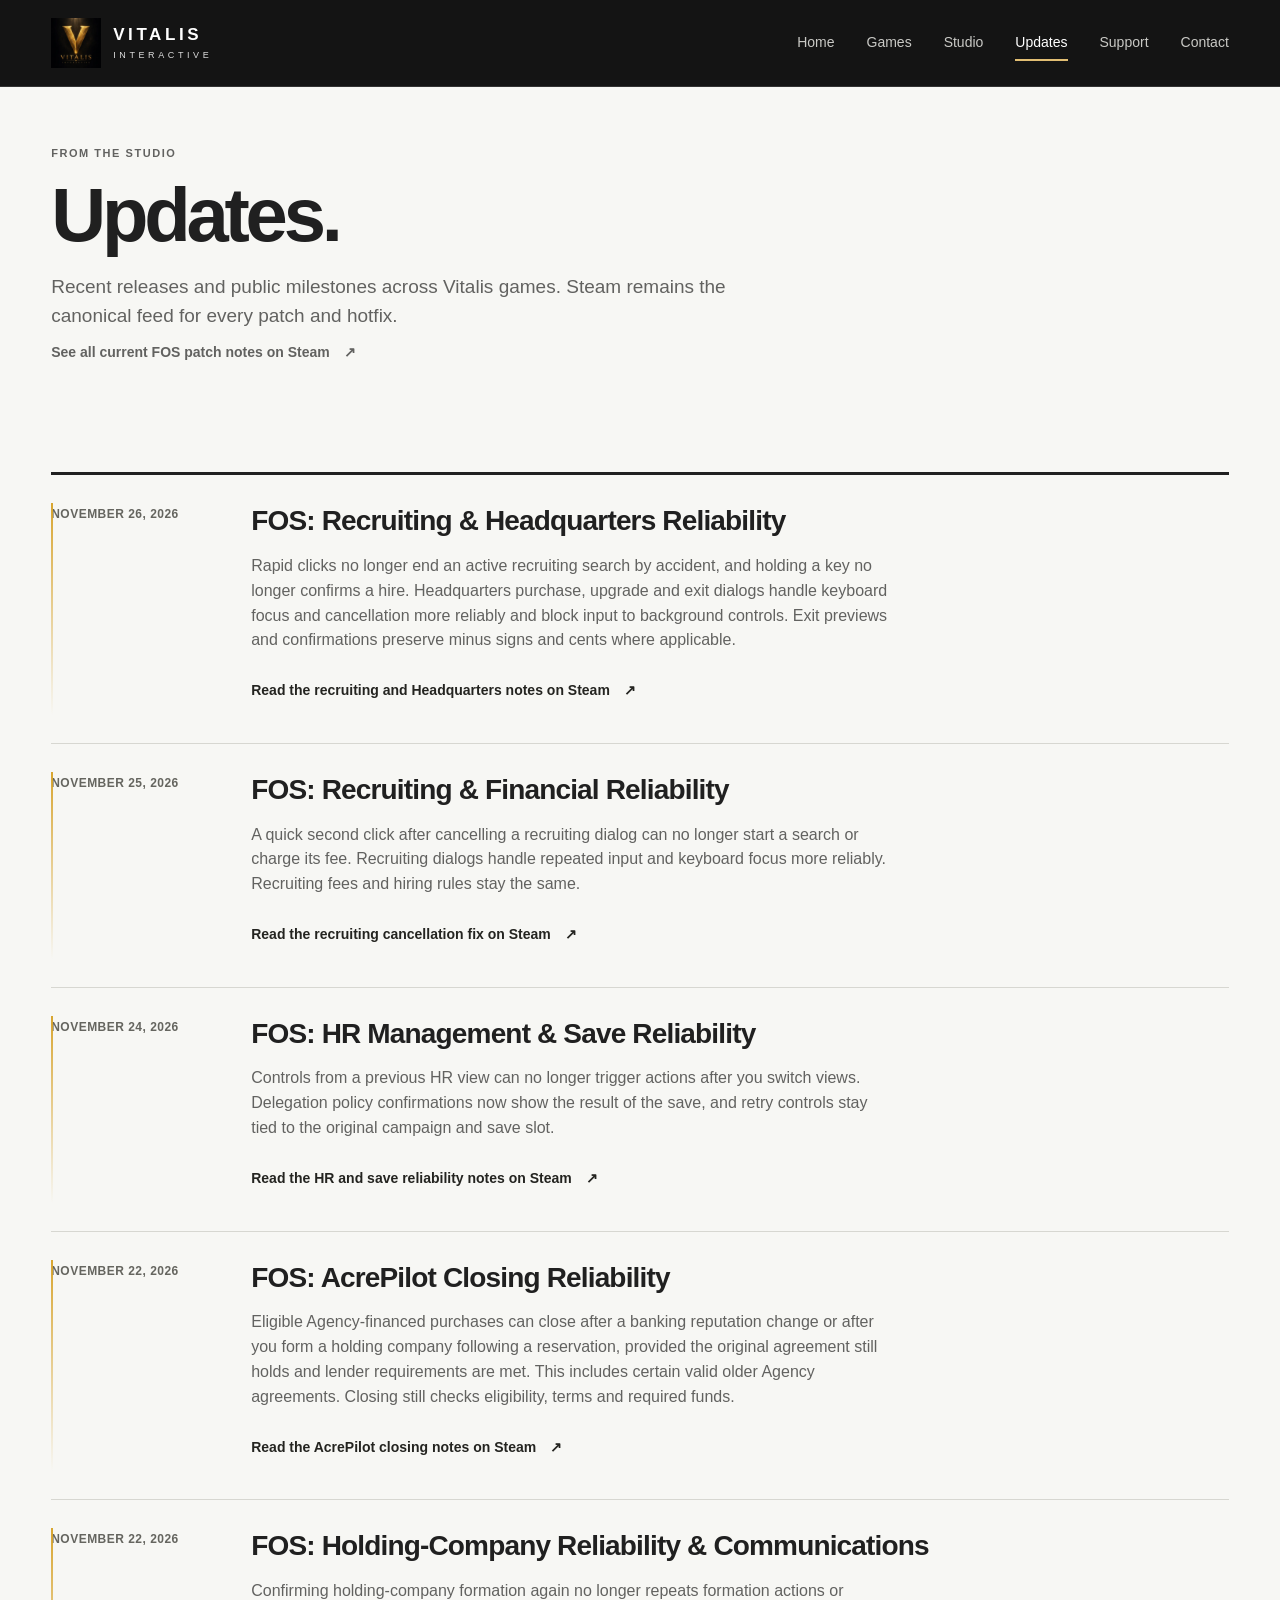
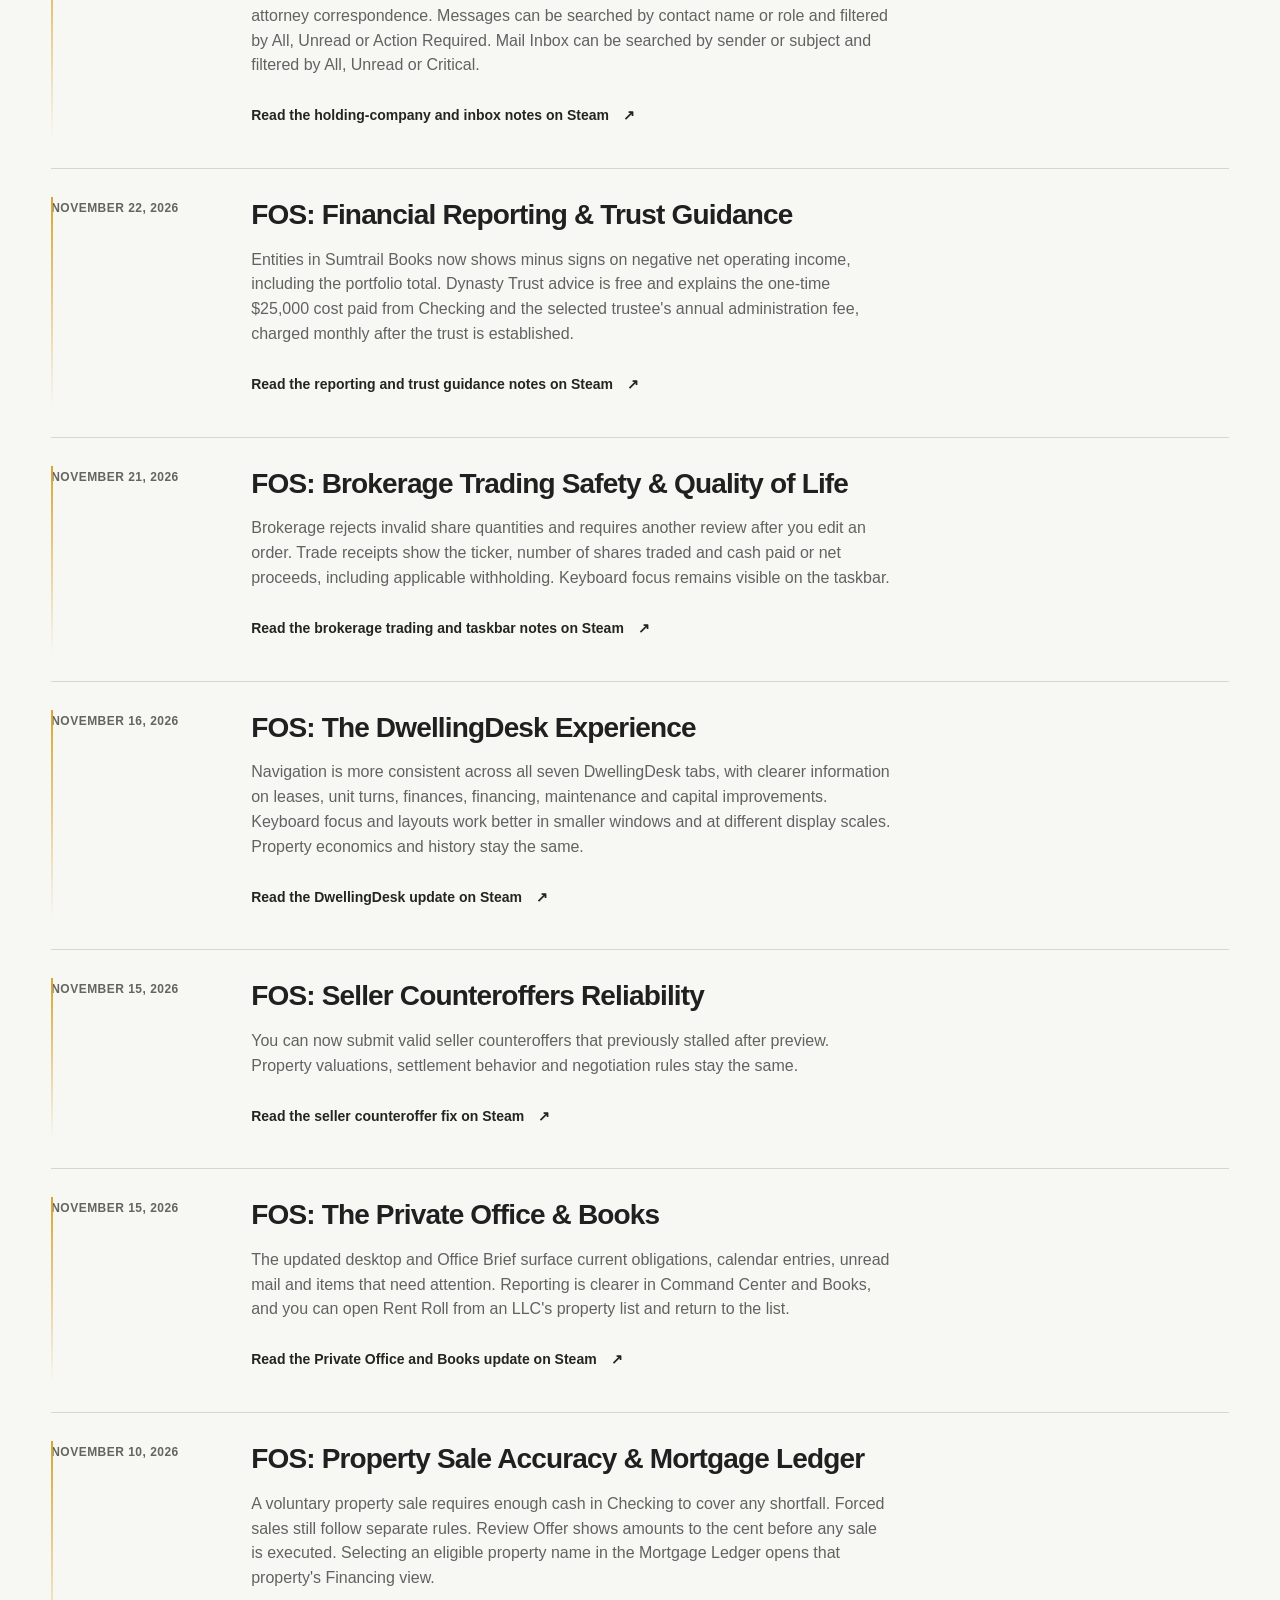
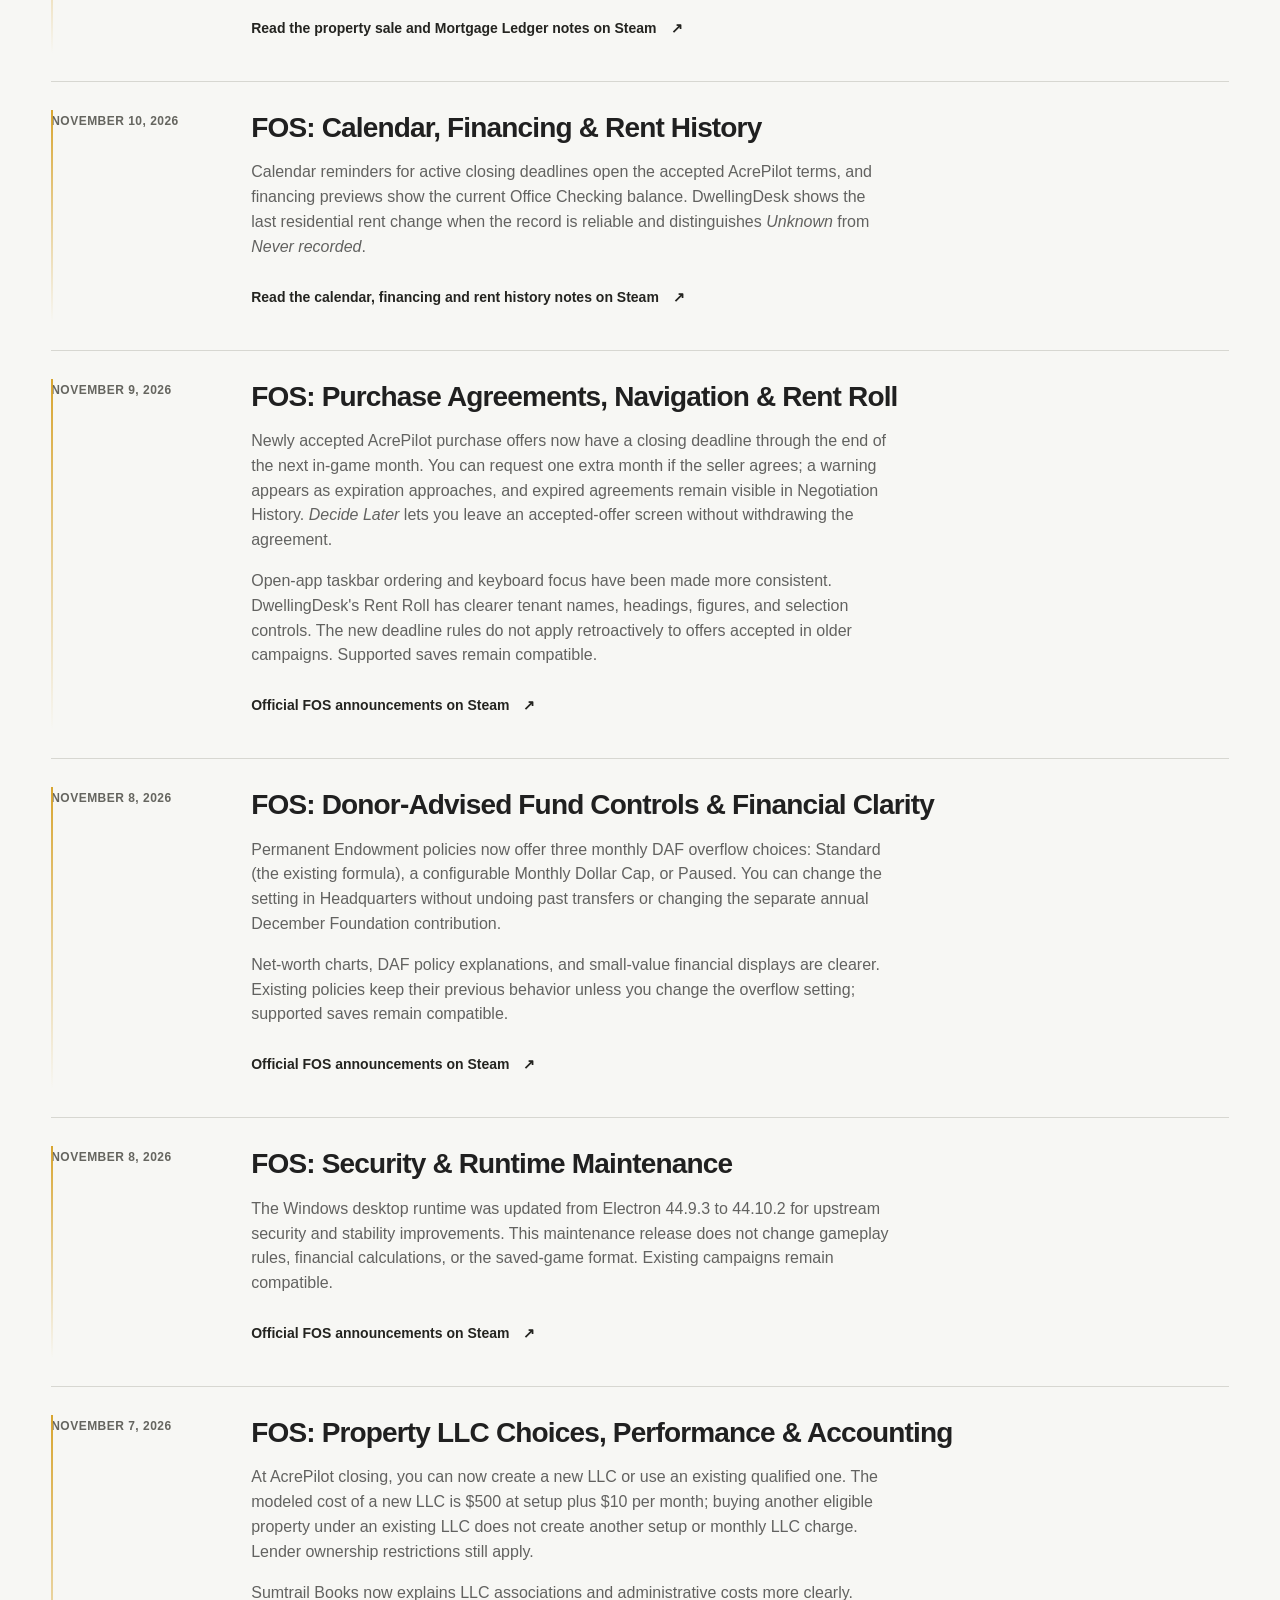
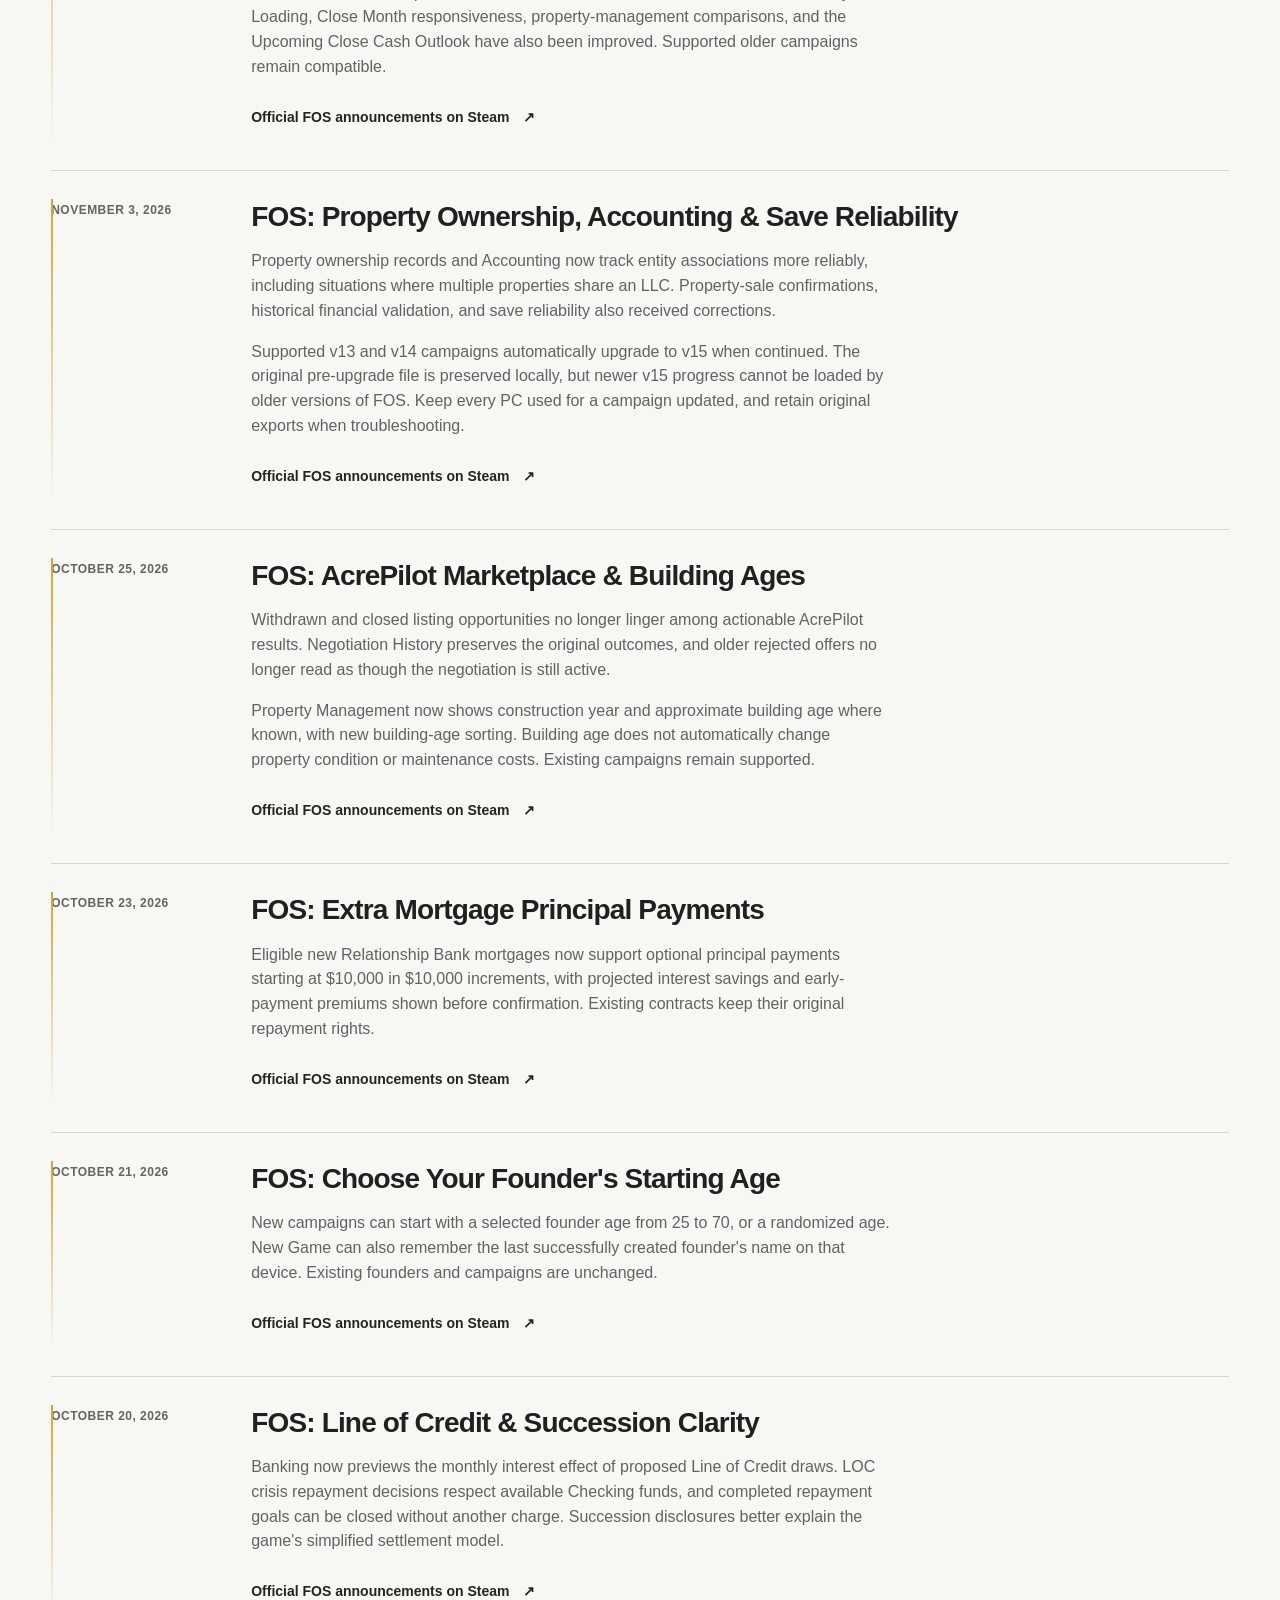
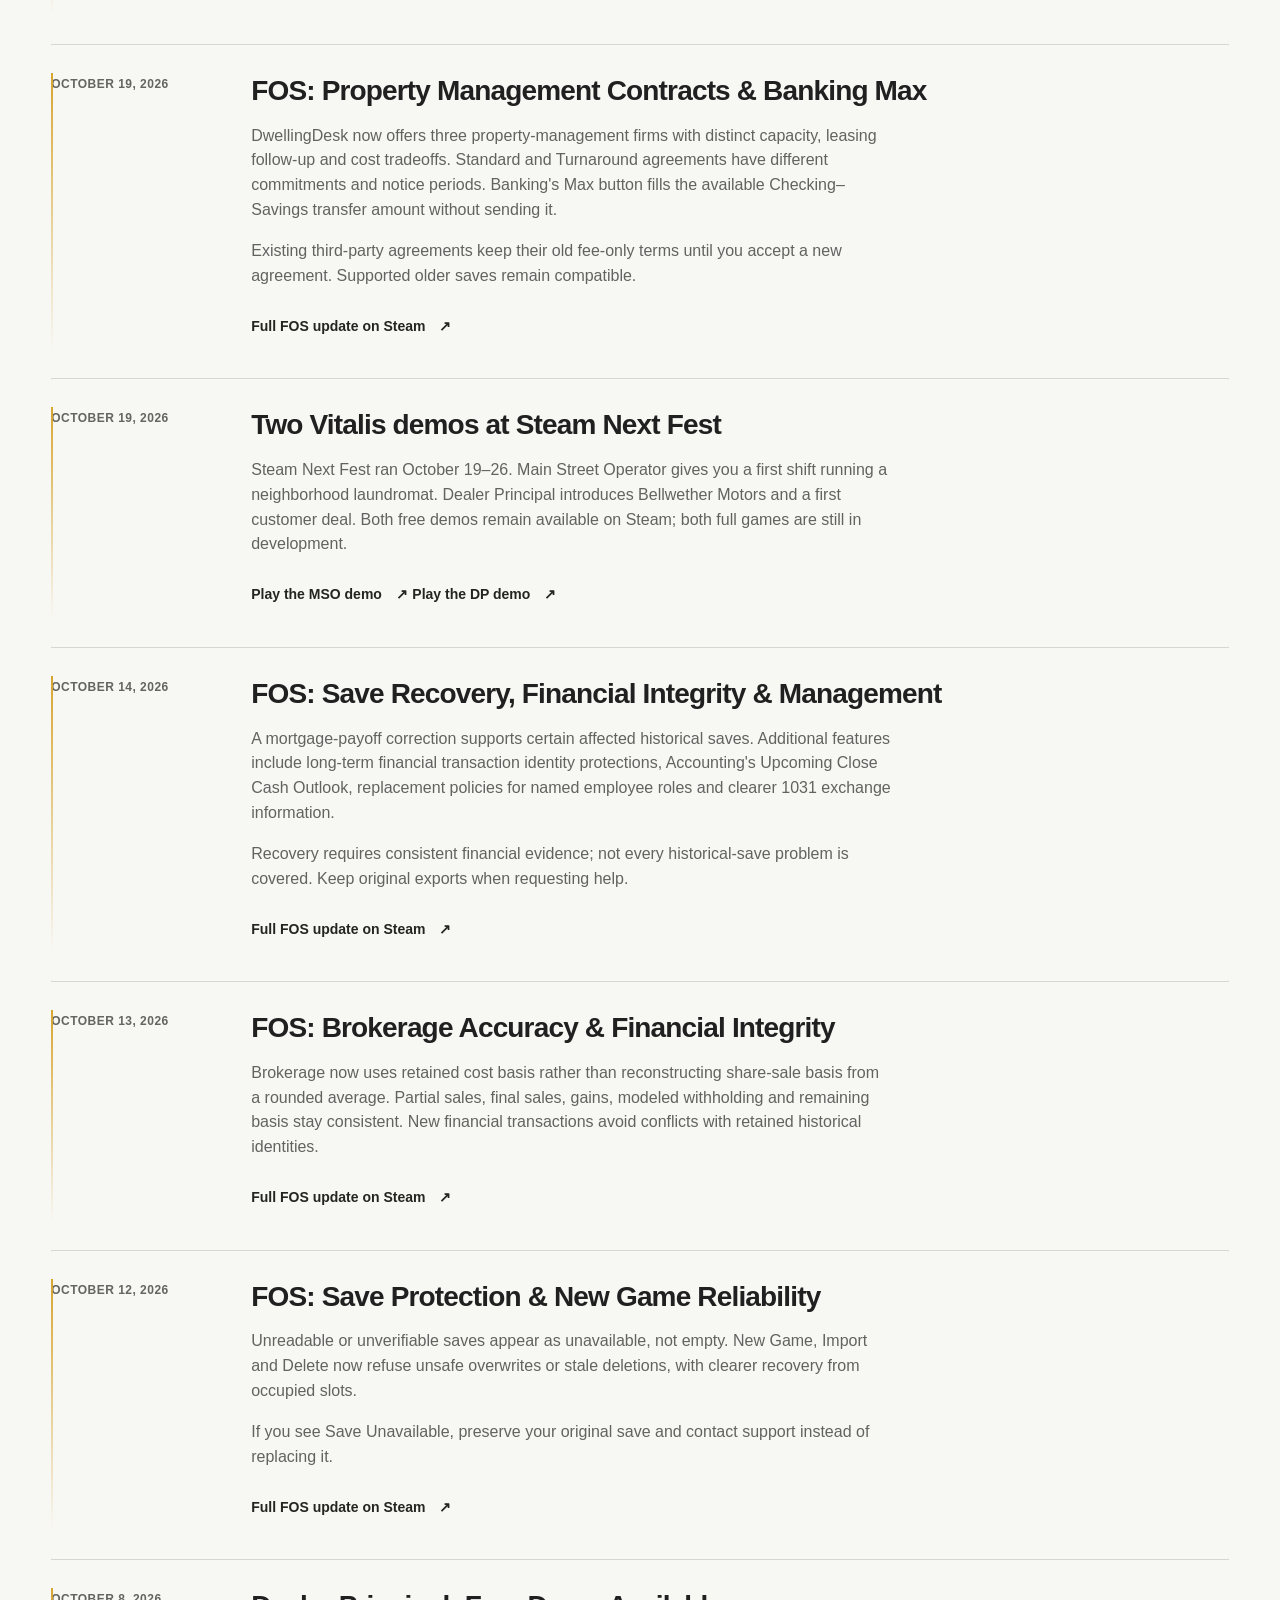
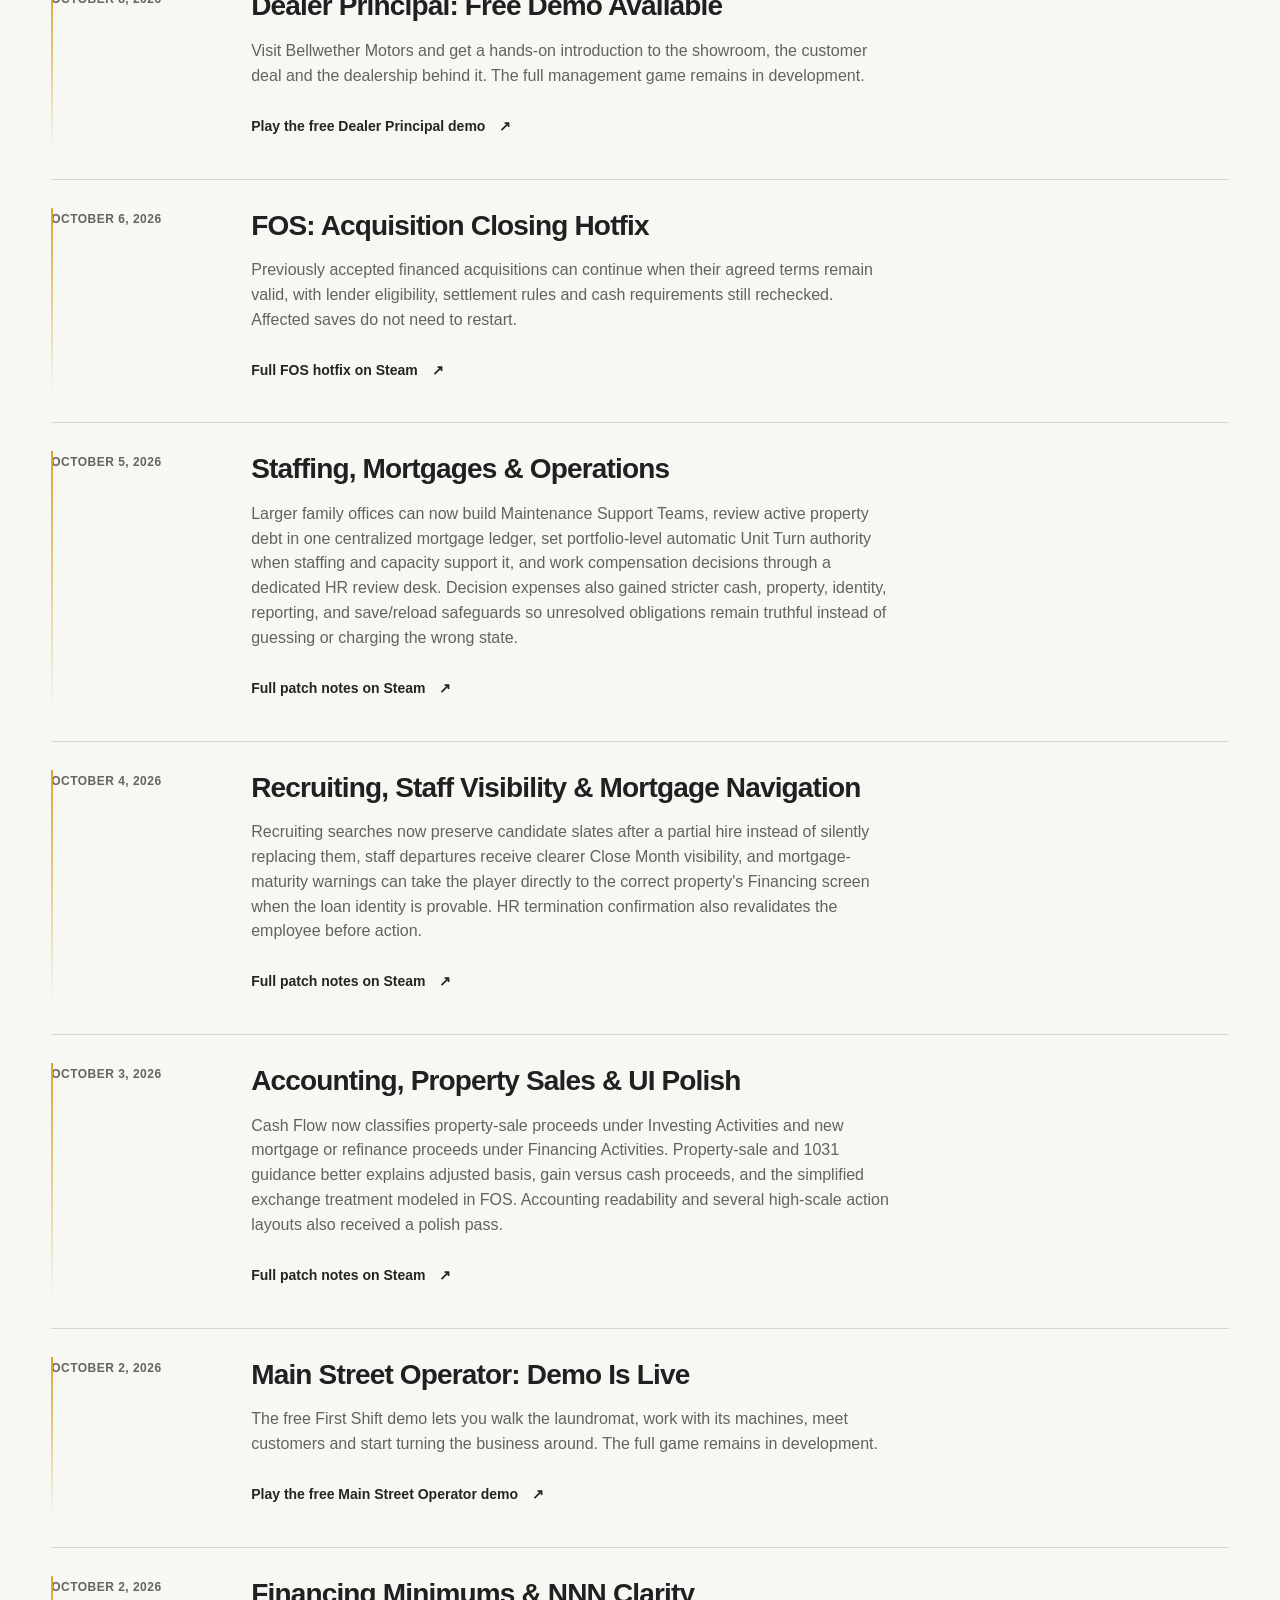
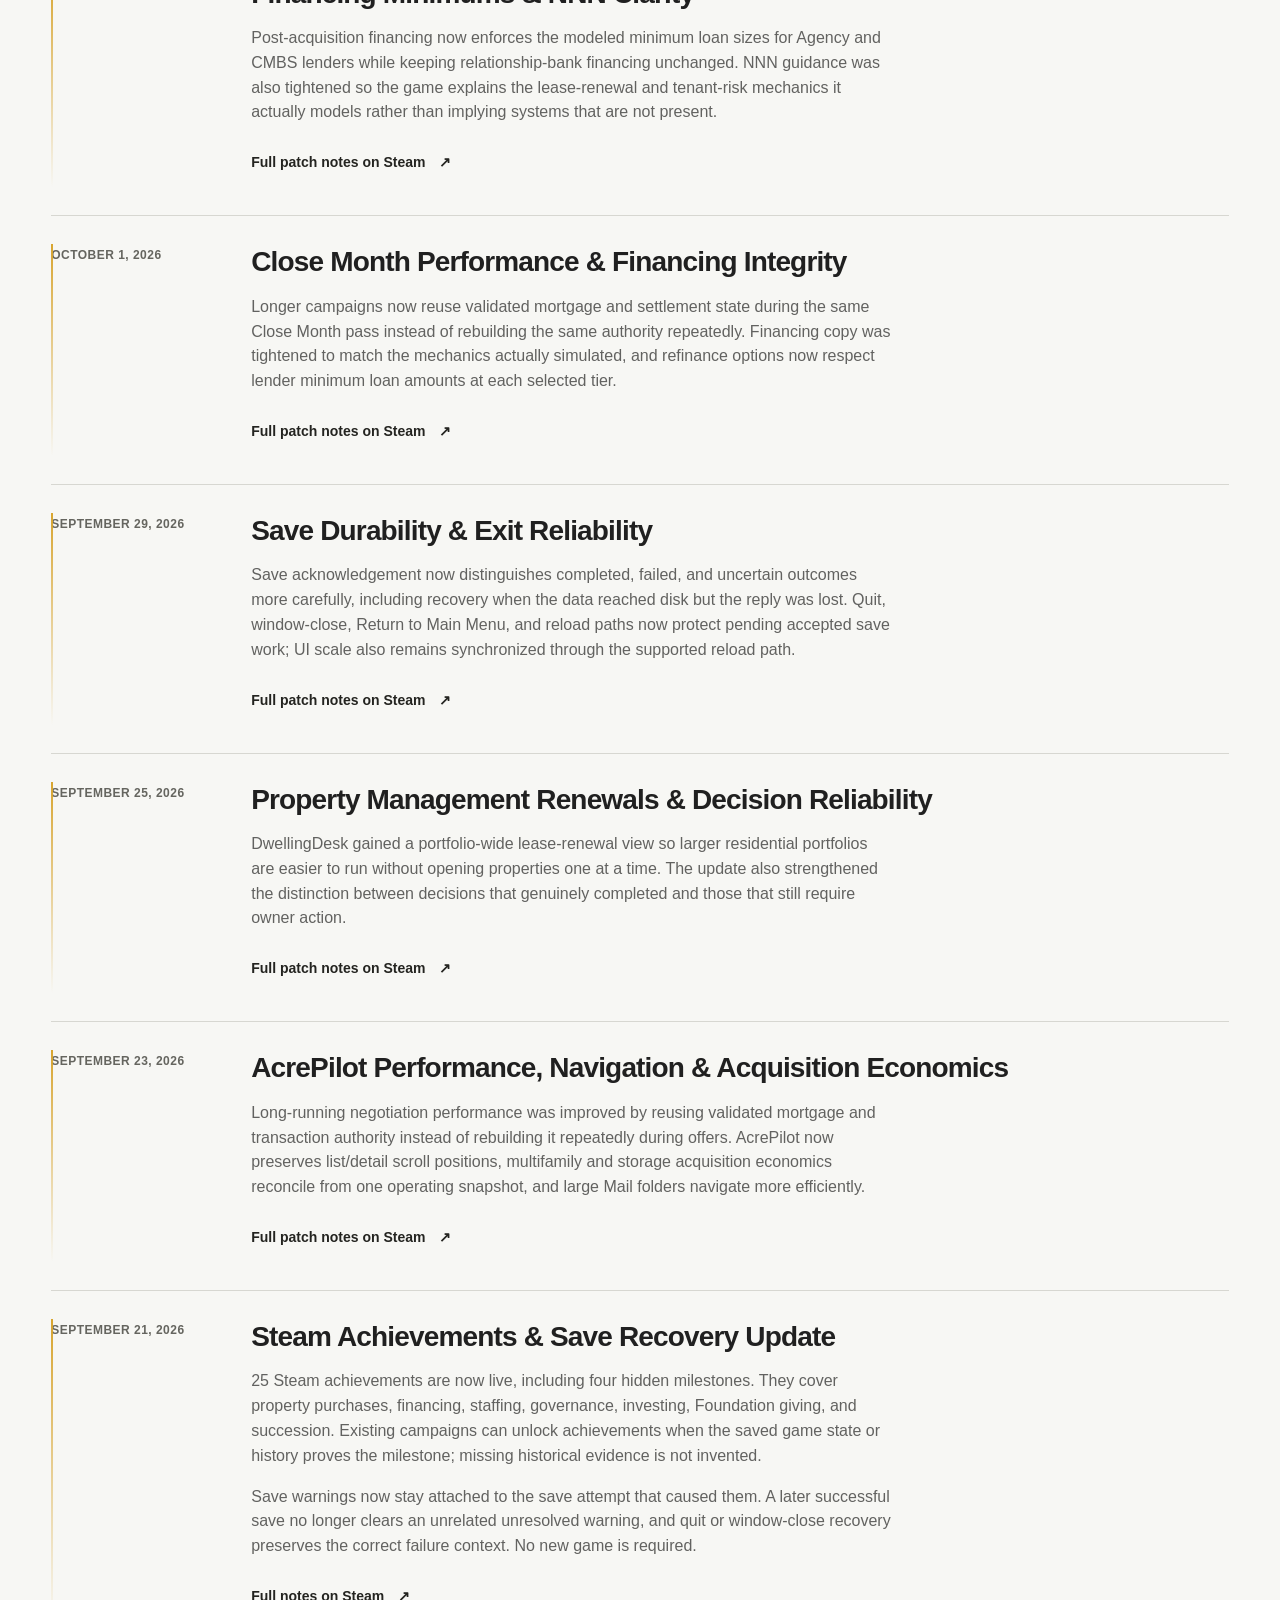
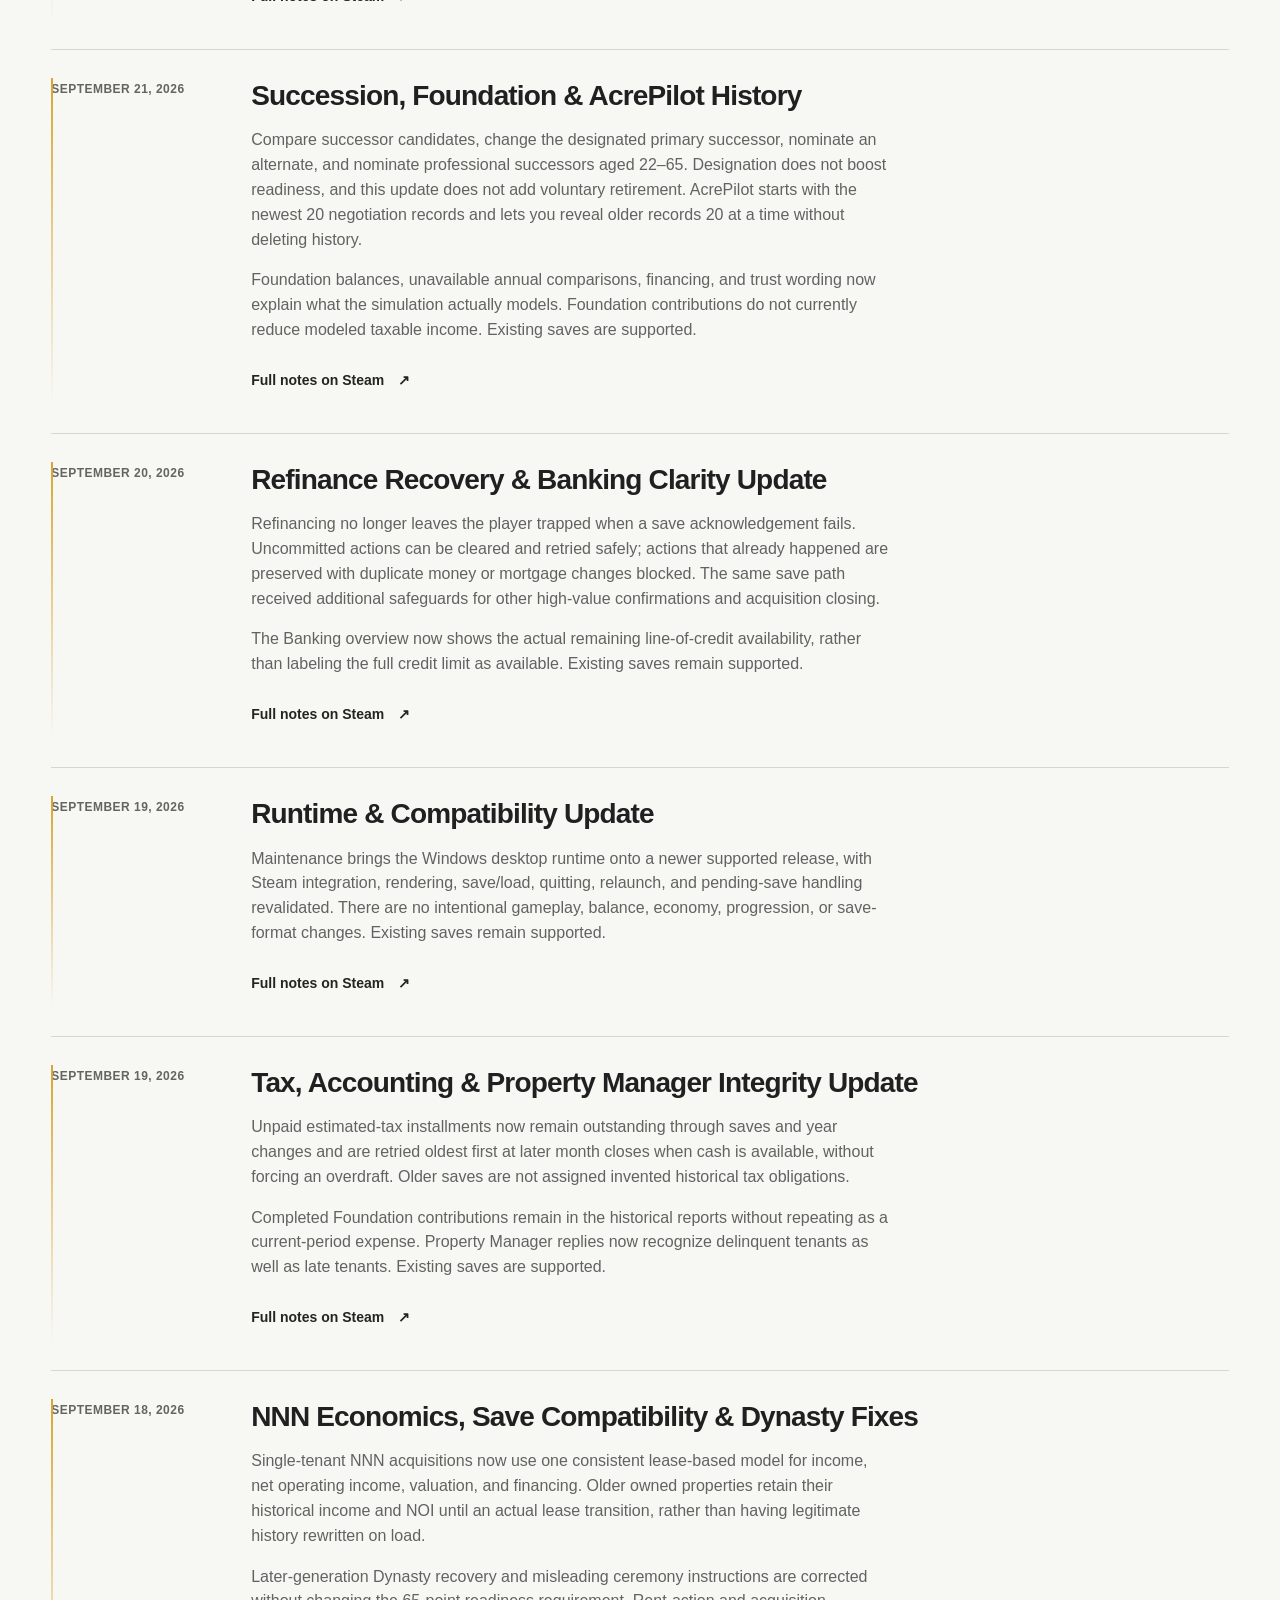
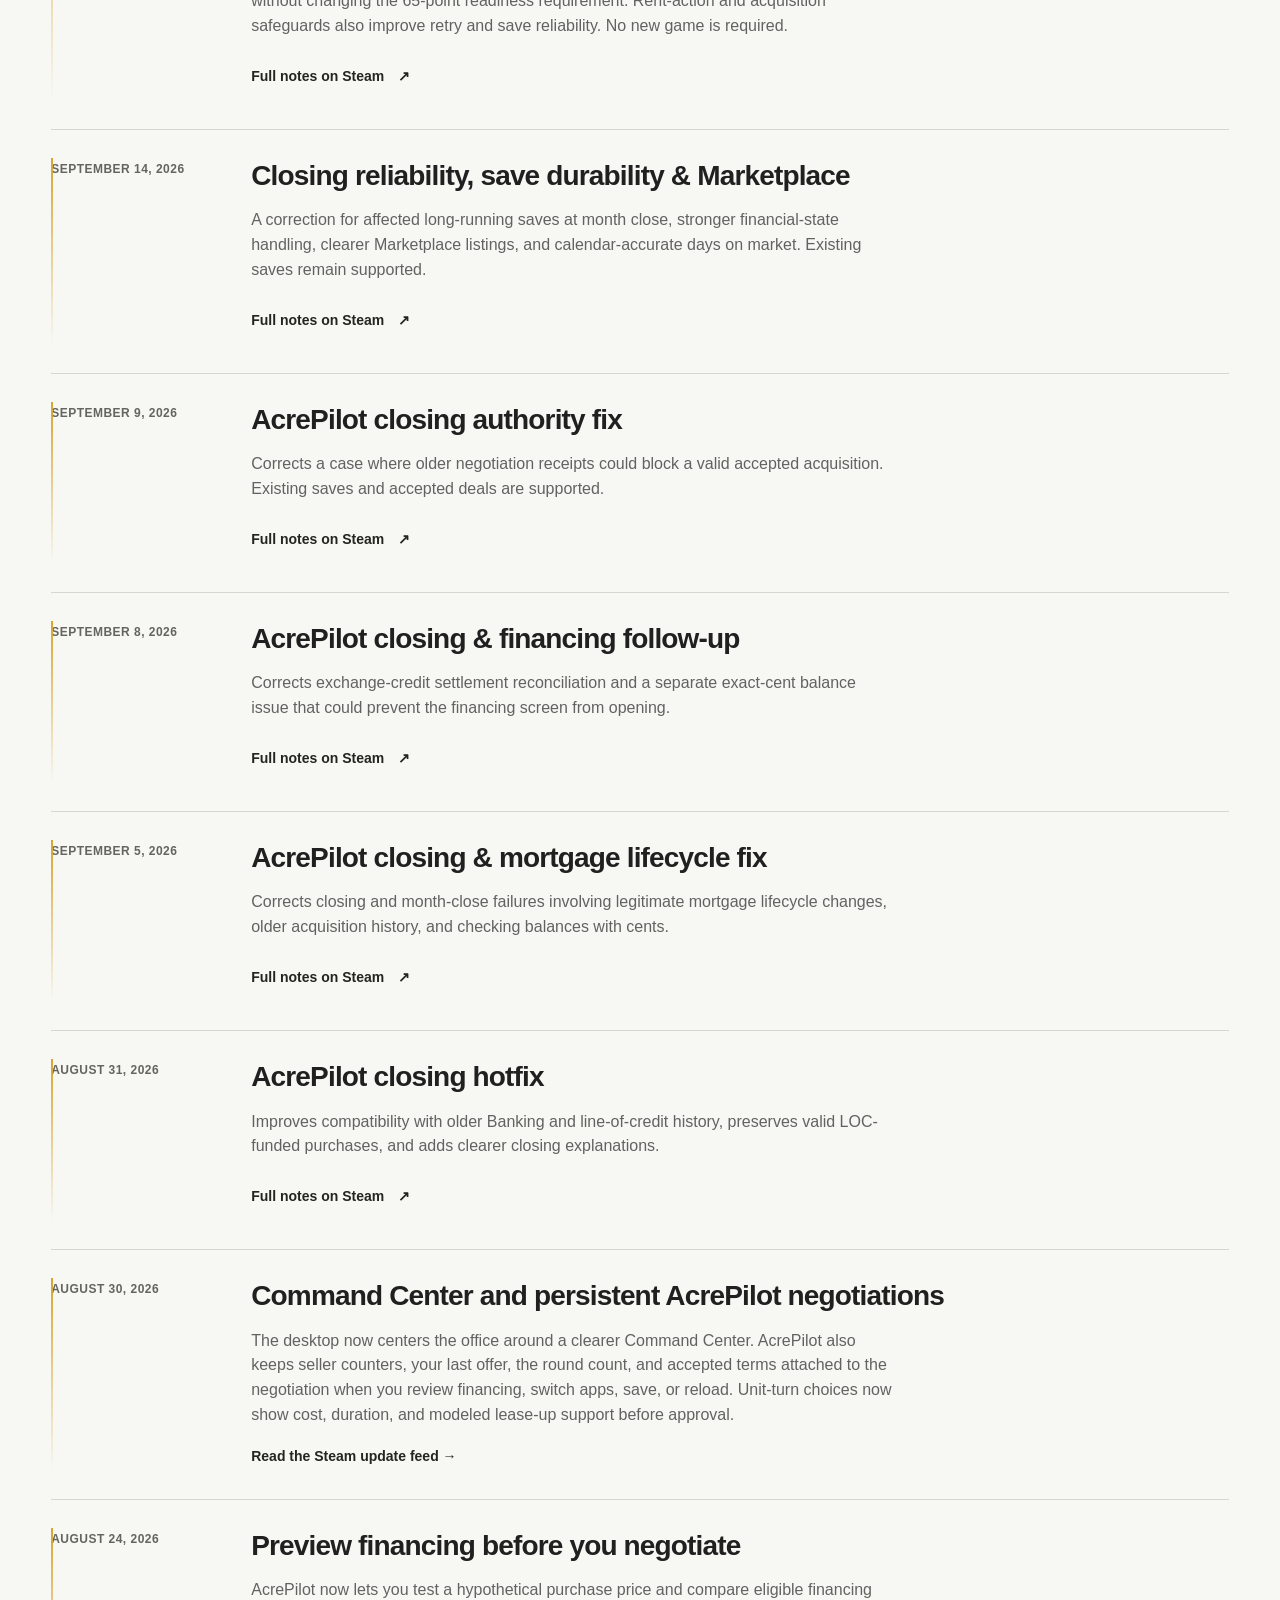
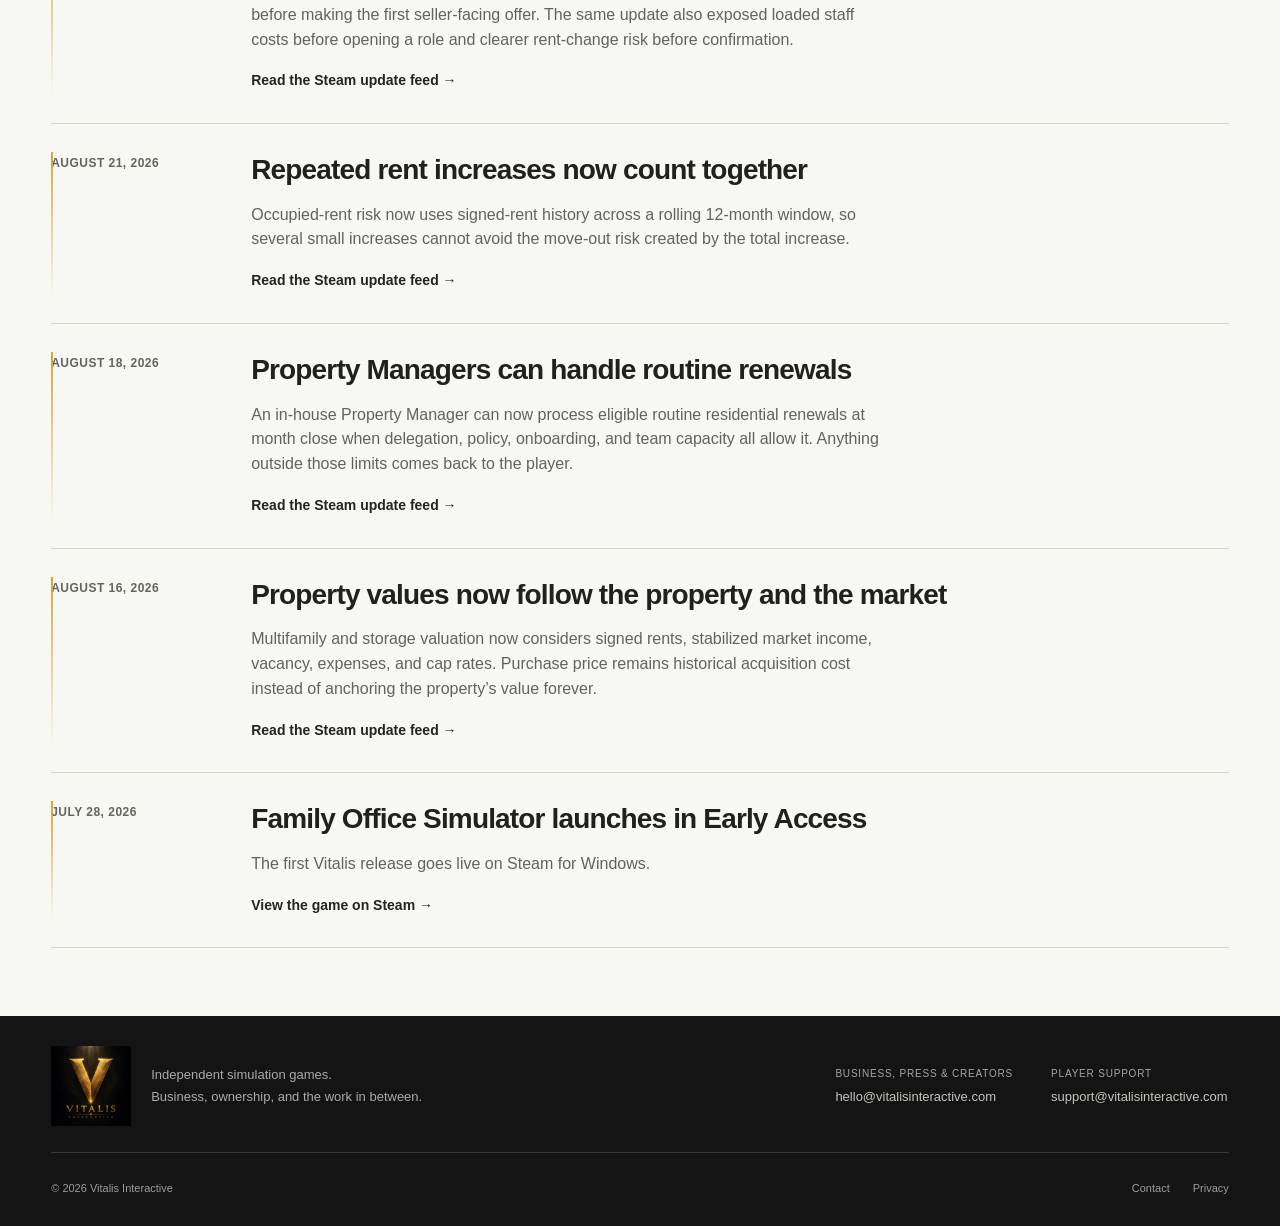
<file: latest.html>
<!doctype html>
<html lang="en"><head><meta charset="utf-8"><meta name="viewport" content="width=device-width,initial-scale=1">
<title>Updates | Vitalis Interactive</title><meta name="description" content="FOS updates through November 26 covering recruiting, Headquarters, HR, financial reporting and property management, plus news about Vitalis games."><meta name="theme-color" content="#141414"><meta name="color-scheme" content="light"><meta name="robots" content="index,follow,max-image-preview:large">
<link rel="canonical" href="https://vitalisinteractive.com/latest.html"><link rel="icon" href="assets/favicon-32.png" type="image/png"><link rel="manifest" href="site.webmanifest">
<meta property="og:site_name" content="Vitalis Interactive"><meta property="og:type" content="website"><meta property="og:title" content="Updates | Vitalis Interactive"><meta property="og:description" content="FOS updates through November 26 covering recruiting, Headquarters, HR, financial reporting and property management, plus news about Vitalis games."><meta property="og:url" content="https://vitalisinteractive.com/latest.html"><meta property="og:image" content="https://vitalisinteractive.com/assets/vitalis-master-exact-2026.webp"><meta property="og:image:alt" content="Vitalis Interactive"><meta name="twitter:card" content="summary_large_image"><meta name="twitter:title" content="Updates | Vitalis Interactive"><meta name="twitter:description" content="FOS updates through November 26 covering recruiting, Headquarters, HR, financial reporting and property management, plus news about Vitalis games."><meta name="twitter:image" content="https://vitalisinteractive.com/assets/vitalis-master-exact-2026.webp">
<link rel="stylesheet" href="styles.css"><link rel="stylesheet" href="foundation.css"><link rel="stylesheet" href="exact-logo-fix.css" data-vitalis-exact-logo><link rel="stylesheet" href="studio-refresh.css">
<script type="application/ld+json">{"@context": "https://schema.org", "@type": "WebPage", "name": "Updates | Vitalis Interactive", "url": "https://vitalisinteractive.com/latest.html", "publisher": {"@type": "Organization", "name": "Vitalis Interactive", "url": "https://vitalisinteractive.com/"}}</script></head>
<body class="vi-site" data-refresh="03"><a class="vi-skip" href="#main">Skip to content</a><header class="vi-header"><div class="vi-wrap vi-header-inner">
<a class="vi-brand" href="index.html" aria-label="Vitalis Interactive home"><img src="assets/vitalis-master-exact-2026.webp" width="56" height="56" alt="Vitalis Interactive"><span>VITALIS<span>INTERACTIVE</span></span></a>
<button class="vi-menu" type="button" data-menu aria-expanded="false" aria-controls="site-navigation" aria-label="Open navigation menu"><span></span><span></span><span></span></button>
<nav class="vi-nav" id="site-navigation" data-nav aria-label="Primary navigation"><a href="index.html">Home</a><a href="games.html">Games</a><a href="studio.html">Studio</a><a href="latest.html" aria-current="page">Updates</a><a href="support.html">Support</a><a href="contact.html">Contact</a></nav>
</div></header><main id="main" class="vi-main"><section class="vi-page-intro"><div class="vi-wrap"><span class="vi-kicker">From the studio</span><h1>Updates.</h1><p>Recent releases and public milestones across Vitalis games. Steam remains the canonical feed for every patch and hotfix.</p><p><a class="vi-inline-link" href="https://store.steampowered.com/news/app/4820790" target="_blank" rel="noopener noreferrer">See all current FOS patch notes on Steam <span aria-hidden="true">↗</span></a></p></div></section><section class="vi-section"><div class="vi-wrap update-list">
<article id="update-2026-11-26-fos"><time datetime="2026-11-26">November 26, 2026</time><div><h2>FOS: Recruiting &amp; Headquarters Reliability</h2><p>Rapid clicks no longer end an active recruiting search by accident, and holding a key no longer confirms a hire. Headquarters purchase, upgrade and exit dialogs handle keyboard focus and cancellation more reliably and block input to background controls. Exit previews and confirmations preserve minus signs and cents where applicable.</p><a class="vi-inline-link" href="https://store.steampowered.com/news/app/4820790/view/711167402164880701" target="_blank" rel="noopener noreferrer">Read the recruiting and Headquarters notes on Steam <span aria-hidden="true">↗</span></a></div></article>
<article id="update-2026-11-25-fos"><time datetime="2026-11-25">November 25, 2026</time><div><h2>FOS: Recruiting &amp; Financial Reliability</h2><p>A quick second click after cancelling a recruiting dialog can no longer start a search or charge its fee. Recruiting dialogs handle repeated input and keyboard focus more reliably. Recruiting fees and hiring rules stay the same.</p><a class="vi-inline-link" href="https://store.steampowered.com/news/app/4820790/view/711167402164879564" target="_blank" rel="noopener noreferrer">Read the recruiting cancellation fix on Steam <span aria-hidden="true">↗</span></a></div></article>
<article id="update-2026-11-24-fos"><time datetime="2026-11-24">November 24, 2026</time><div><h2>FOS: HR Management &amp; Save Reliability</h2><p>Controls from a previous HR view can no longer trigger actions after you switch views. Delegation policy confirmations now show the result of the save, and retry controls stay tied to the original campaign and save slot.</p><a class="vi-inline-link" href="https://store.steampowered.com/news/app/4820790/view/711167335723958486" target="_blank" rel="noopener noreferrer">Read the HR and save reliability notes on Steam <span aria-hidden="true">↗</span></a></div></article>
<article id="update-2026-11-22-fos-closing"><time datetime="2026-11-22">November 22, 2026</time><div><h2>FOS: AcrePilot Closing Reliability</h2><p>Eligible Agency-financed purchases can close after a banking reputation change or after you form a holding company following a reservation, provided the original agreement still holds and lender requirements are met. This includes certain valid older Agency agreements. Closing still checks eligibility, terms and required funds.</p><a class="vi-inline-link" href="https://store.steampowered.com/news/app/4820790/view/711166768421274579" target="_blank" rel="noopener noreferrer">Read the AcrePilot closing notes on Steam <span aria-hidden="true">↗</span></a></div></article>
<article id="update-2026-11-22-fos-communications"><time datetime="2026-11-22">November 22, 2026</time><div><h2>FOS: Holding-Company Reliability &amp; Communications</h2><p>Confirming holding-company formation again no longer repeats formation actions or attorney correspondence. Messages can be searched by contact name or role and filtered by All, Unread or Action Required. Mail Inbox can be searched by sender or subject and filtered by All, Unread or Critical.</p><a class="vi-inline-link" href="https://store.steampowered.com/news/app/4820790/view/711166768421274569" target="_blank" rel="noopener noreferrer">Read the holding-company and inbox notes on Steam <span aria-hidden="true">↗</span></a></div></article>
<article id="update-2026-11-22-fos-reporting"><time datetime="2026-11-22">November 22, 2026</time><div><h2>FOS: Financial Reporting &amp; Trust Guidance</h2><p>Entities in Sumtrail Books now shows minus signs on negative net operating income, including the portfolio total. Dynasty Trust advice is free and explains the one-time $25,000 cost paid from Checking and the selected trustee's annual administration fee, charged monthly after the trust is established.</p><a class="vi-inline-link" href="https://store.steampowered.com/news/app/4820790/view/711166768421274554" target="_blank" rel="noopener noreferrer">Read the reporting and trust guidance notes on Steam <span aria-hidden="true">↗</span></a></div></article>
<article id="update-2026-11-21-fos"><time datetime="2026-11-21">November 21, 2026</time><div><h2>FOS: Brokerage Trading Safety &amp; Quality of Life</h2><p>Brokerage rejects invalid share quantities and requires another review after you edit an order. Trade receipts show the ticker, number of shares traded and cash paid or net proceeds, including applicable withholding. Keyboard focus remains visible on the taskbar.</p><a class="vi-inline-link" href="https://store.steampowered.com/news/app/4820790/view/711166768421274499" target="_blank" rel="noopener noreferrer">Read the brokerage trading and taskbar notes on Steam <span aria-hidden="true">↗</span></a></div></article>
<article id="update-2026-11-16-fos"><time datetime="2026-11-16">November 16, 2026</time><div><h2>FOS: The DwellingDesk Experience</h2><p>Navigation is more consistent across all seven DwellingDesk tabs, with clearer information on leases, unit turns, finances, financing, maintenance and capital improvements. Keyboard focus and layouts work better in smaller windows and at different display scales. Property economics and history stay the same.</p><a class="vi-inline-link" href="https://store.steampowered.com/news/app/4820790/view/681892966116098470" target="_blank" rel="noopener noreferrer">Read the DwellingDesk update on Steam <span aria-hidden="true">↗</span></a></div></article>
<article id="update-2026-11-15-fos-counteroffers"><time datetime="2026-11-15">November 15, 2026</time><div><h2>FOS: Seller Counteroffers Reliability</h2><p>You can now submit valid seller counteroffers that previously stalled after preview. Property valuations, settlement behavior and negotiation rules stay the same.</p><a class="vi-inline-link" href="https://store.steampowered.com/news/app/4820790/view/681892966116098311" target="_blank" rel="noopener noreferrer">Read the seller counteroffer fix on Steam <span aria-hidden="true">↗</span></a></div></article>
<article id="update-2026-11-15-fos-office-books"><time datetime="2026-11-15">November 15, 2026</time><div><h2>FOS: The Private Office &amp; Books</h2><p>The updated desktop and Office Brief surface current obligations, calendar entries, unread mail and items that need attention. Reporting is clearer in Command Center and Books, and you can open Rent Roll from an LLC's property list and return to the list.</p><a class="vi-inline-link" href="https://store.steampowered.com/news/app/4820790/view/681892966116098291" target="_blank" rel="noopener noreferrer">Read the Private Office and Books update on Steam <span aria-hidden="true">↗</span></a></div></article>
<article id="update-2026-11-10-fos-sales"><time datetime="2026-11-10">November 10, 2026</time><div><h2>FOS: Property Sale Accuracy &amp; Mortgage Ledger</h2><p>A voluntary property sale requires enough cash in Checking to cover any shortfall. Forced sales still follow separate rules. Review Offer shows amounts to the cent before any sale is executed. Selecting an eligible property name in the Mortgage Ledger opens that property's Financing view.</p><a class="vi-inline-link" href="https://store.steampowered.com/news/app/4820790/view/711165768310457411" target="_blank" rel="noopener noreferrer">Read the property sale and Mortgage Ledger notes on Steam <span aria-hidden="true">↗</span></a></div></article>
<article id="update-2026-11-10-fos-calendar"><time datetime="2026-11-10">November 10, 2026</time><div><h2>FOS: Calendar, Financing &amp; Rent History</h2><p>Calendar reminders for active closing deadlines open the accepted AcrePilot terms, and financing previews show the current Office Checking balance. DwellingDesk shows the last residential rent change when the record is reliable and distinguishes <em>Unknown</em> from <em>Never recorded</em>.</p><a class="vi-inline-link" href="https://store.steampowered.com/news/app/4820790/view/711165768310457363" target="_blank" rel="noopener noreferrer">Read the calendar, financing and rent history notes on Steam <span aria-hidden="true">↗</span></a></div></article>
<article id="update-2026-11-09-fos"><time datetime="2026-11-09">November 9, 2026</time><div><h2>FOS: Purchase Agreements, Navigation &amp; Rent Roll</h2><p>Newly accepted AcrePilot purchase offers now have a closing deadline through the end of the next in-game month. You can request one extra month if the seller agrees; a warning appears as expiration approaches, and expired agreements remain visible in Negotiation History. <em>Decide Later</em> lets you leave an accepted-offer screen without withdrawing the agreement.</p><p>Open-app taskbar ordering and keyboard focus have been made more consistent. DwellingDesk's Rent Roll has clearer tenant names, headings, figures, and selection controls. The new deadline rules do not apply retroactively to offers accepted in older campaigns. Supported saves remain compatible.</p><a class="vi-inline-link" href="https://steamcommunity.com/app/4820790/announcements/" target="_blank" rel="noopener noreferrer">Official FOS announcements on Steam <span aria-hidden="true">↗</span></a></div></article>
<article id="update-2026-11-08-fos-daf"><time datetime="2026-11-08">November 8, 2026</time><div><h2>FOS: Donor-Advised Fund Controls &amp; Financial Clarity</h2><p>Permanent Endowment policies now offer three monthly DAF overflow choices: Standard (the existing formula), a configurable Monthly Dollar Cap, or Paused. You can change the setting in Headquarters without undoing past transfers or changing the separate annual December Foundation contribution.</p><p>Net-worth charts, DAF policy explanations, and small-value financial displays are clearer. Existing policies keep their previous behavior unless you change the overflow setting; supported saves remain compatible.</p><a class="vi-inline-link" href="https://steamcommunity.com/games/4820790/announcements/detail/711165768310456484" target="_blank" rel="noopener noreferrer">Official FOS announcements on Steam <span aria-hidden="true">↗</span></a></div></article>
<article id="update-2026-11-08-fos-runtime"><time datetime="2026-11-08">November 8, 2026</time><div><h2>FOS: Security &amp; Runtime Maintenance</h2><p>The Windows desktop runtime was updated from Electron 44.9.3 to 44.10.2 for upstream security and stability improvements. This maintenance release does not change gameplay rules, financial calculations, or the saved-game format. Existing campaigns remain compatible.</p><a class="vi-inline-link" href="https://steamcommunity.com/app/4820790/announcements/" target="_blank" rel="noopener noreferrer">Official FOS announcements on Steam <span aria-hidden="true">↗</span></a></div></article>
<article id="update-2026-11-07-fos-llc"><time datetime="2026-11-07">November 7, 2026</time><div><h2>FOS: Property LLC Choices, Performance &amp; Accounting</h2><p>At AcrePilot closing, you can now create a new LLC or use an existing qualified one. The modeled cost of a new LLC is $500 at setup plus $10 per month; buying another eligible property under an existing LLC does not create another setup or monthly LLC charge. Lender ownership restrictions still apply.</p><p>Sumtrail Books now explains LLC associations and administrative costs more clearly. Loading, Close Month responsiveness, property-management comparisons, and the Upcoming Close Cash Outlook have also been improved. Supported older campaigns remain compatible.</p><a class="vi-inline-link" href="https://steamcommunity.com/app/4820790/announcements/" target="_blank" rel="noopener noreferrer">Official FOS announcements on Steam <span aria-hidden="true">↗</span></a></div></article>
<article id="update-2026-11-03-fos"><time datetime="2026-11-03">November 3, 2026</time><div><h2>FOS: Property Ownership, Accounting &amp; Save Reliability</h2><p>Property ownership records and Accounting now track entity associations more reliably, including situations where multiple properties share an LLC. Property-sale confirmations, historical financial validation, and save reliability also received corrections.</p><p>Supported v13 and v14 campaigns automatically upgrade to v15 when continued. The original pre-upgrade file is preserved locally, but newer v15 progress cannot be loaded by older versions of FOS. Keep every PC used for a campaign updated, and retain original exports when troubleshooting.</p><a class="vi-inline-link" href="https://steamcommunity.com/app/4820790/announcements/" target="_blank" rel="noopener noreferrer">Official FOS announcements on Steam <span aria-hidden="true">↗</span></a></div></article>
<article id="update-2026-10-25-fos"><time datetime="2026-10-25">October 25, 2026</time><div><h2>FOS: AcrePilot Marketplace &amp; Building Ages</h2><p>Withdrawn and closed listing opportunities no longer linger among actionable AcrePilot results. Negotiation History preserves the original outcomes, and older rejected offers no longer read as though the negotiation is still active.</p><p>Property Management now shows construction year and approximate building age where known, with new building-age sorting. Building age does not automatically change property condition or maintenance costs. Existing campaigns remain supported.</p><a class="vi-inline-link" href="https://steamcommunity.com/app/4820790/announcements/" target="_blank" rel="noopener noreferrer">Official FOS announcements on Steam <span aria-hidden="true">↗</span></a></div></article>
<article id="update-2026-10-23-fos"><time datetime="2026-10-23">October 23, 2026</time><div><h2>FOS: Extra Mortgage Principal Payments</h2><p>Eligible new Relationship Bank mortgages now support optional principal payments starting at $10,000 in $10,000 increments, with projected interest savings and early-payment premiums shown before confirmation. Existing contracts keep their original repayment rights.</p><a class="vi-inline-link" href="https://steamcommunity.com/app/4820790/announcements/" target="_blank" rel="noopener noreferrer">Official FOS announcements on Steam <span aria-hidden="true">↗</span></a></div></article>
<article id="update-2026-10-21-fos"><time datetime="2026-10-21">October 21, 2026</time><div><h2>FOS: Choose Your Founder's Starting Age</h2><p>New campaigns can start with a selected founder age from 25 to 70, or a randomized age. New Game can also remember the last successfully created founder's name on that device. Existing founders and campaigns are unchanged.</p><a class="vi-inline-link" href="https://steamcommunity.com/app/4820790/announcements/" target="_blank" rel="noopener noreferrer">Official FOS announcements on Steam <span aria-hidden="true">↗</span></a></div></article>
<article id="update-2026-10-20-fos"><time datetime="2026-10-20">October 20, 2026</time><div><h2>FOS: Line of Credit &amp; Succession Clarity</h2><p>Banking now previews the monthly interest effect of proposed Line of Credit draws. LOC crisis repayment decisions respect available Checking funds, and completed repayment goals can be closed without another charge. Succession disclosures better explain the game's simplified settlement model.</p><a class="vi-inline-link" href="https://steamcommunity.com/app/4820790/announcements/" target="_blank" rel="noopener noreferrer">Official FOS announcements on Steam <span aria-hidden="true">↗</span></a></div></article>
<article id="update-2026-10-19-fos"><time datetime="2026-10-19">October 19, 2026</time><div><h2>FOS: Property Management Contracts &amp; Banking Max</h2><p>DwellingDesk now offers three property-management firms with distinct capacity, leasing follow-up and cost tradeoffs. Standard and Turnaround agreements have different commitments and notice periods. Banking's Max button fills the available Checking–Savings transfer amount without sending it.</p><p>Existing third-party agreements keep their old fee-only terms until you accept a new agreement. Supported older saves remain compatible.</p><a class="vi-inline-link" href="https://steamcommunity.com/games/4820790/announcements/detail/681890308606133478" target="_blank" rel="noopener noreferrer">Full FOS update on Steam <span aria-hidden="true">↗</span></a></div></article>
<article id="update-2026-10-19-next-fest"><time datetime="2026-10-19">October 19, 2026</time><div><h2>Two Vitalis demos at Steam Next Fest</h2><p>Steam Next Fest ran October 19–26. Main Street Operator gives you a first shift running a neighborhood laundromat. Dealer Principal introduces Bellwether Motors and a first customer deal. Both free demos remain available on Steam; both full games are still in development.</p><a class="vi-inline-link" href="https://store.steampowered.com/app/5070740/Main_Street_Operator/" target="_blank" rel="noopener noreferrer">Play the MSO demo <span aria-hidden="true">↗</span></a> <a class="vi-inline-link" href="https://store.steampowered.com/app/5158570/Dealer_Principal_The_Dealership_Simulator/" target="_blank" rel="noopener noreferrer">Play the DP demo <span aria-hidden="true">↗</span></a></div></article>
<article id="update-2026-10-14-fos-recovery"><time datetime="2026-10-14">October 14, 2026</time><div><h2>FOS: Save Recovery, Financial Integrity &amp; Management</h2><p>A mortgage-payoff correction supports certain affected historical saves. Additional features include long-term financial transaction identity protections, Accounting's Upcoming Close Cash Outlook, replacement policies for named employee roles and clearer 1031 exchange information.</p><p>Recovery requires consistent financial evidence; not every historical-save problem is covered. Keep original exports when requesting help.</p><a class="vi-inline-link" href="https://steamcommunity.com/games/4820790/announcements/detail/681890195439616394" target="_blank" rel="noopener noreferrer">Full FOS update on Steam <span aria-hidden="true">↗</span></a></div></article>
<article id="update-2026-10-13-fos-brokerage"><time datetime="2026-10-13">October 13, 2026</time><div><h2>FOS: Brokerage Accuracy &amp; Financial Integrity</h2><p>Brokerage now uses retained cost basis rather than reconstructing share-sale basis from a rounded average. Partial sales, final sales, gains, modeled withholding and remaining basis stay consistent. New financial transactions avoid conflicts with retained historical identities.</p><a class="vi-inline-link" href="https://steamcommunity.com/games/4820790/announcements/detail/679638055807615436" target="_blank" rel="noopener noreferrer">Full FOS update on Steam <span aria-hidden="true">↗</span></a></div></article>
<article id="update-2026-10-12-fos-save-protection"><time datetime="2026-10-12">October 12, 2026</time><div><h2>FOS: Save Protection &amp; New Game Reliability</h2><p>Unreadable or unverifiable saves appear as unavailable, not empty. New Game, Import and Delete now refuse unsafe overwrites or stale deletions, with clearer recovery from occupied slots.</p><p>If you see Save Unavailable, preserve your original save and contact support instead of replacing it.</p><a class="vi-inline-link" href="https://steamcommunity.com/games/4820790/announcements/detail/679638055807615230" target="_blank" rel="noopener noreferrer">Full FOS update on Steam <span aria-hidden="true">↗</span></a></div></article>
<article id="update-2026-10-08-dp-demo"><time datetime="2026-10-08">October 8, 2026</time><div><h2>Dealer Principal: Free Demo Available</h2><p>Visit Bellwether Motors and get a hands-on introduction to the showroom, the customer deal and the dealership behind it. The full management game remains in development.</p><a class="vi-inline-link" href="https://store.steampowered.com/app/5158570/Dealer_Principal_The_Dealership_Simulator/" target="_blank" rel="noopener noreferrer">Play the free Dealer Principal demo <span aria-hidden="true">↗</span></a></div></article>
<article id="update-2026-10-06-fos-closing"><time datetime="2026-10-06">October 6, 2026</time><div><h2>FOS: Acquisition Closing Hotfix</h2><p>Previously accepted financed acquisitions can continue when their agreed terms remain valid, with lender eligibility, settlement rules and cash requirements still rechecked. Affected saves do not need to restart.</p><a class="vi-inline-link" href="https://steamcommunity.com/games/4820790/announcements/detail/679637761984036882" target="_blank" rel="noopener noreferrer">Full FOS hotfix on Steam <span aria-hidden="true">↗</span></a></div></article>
<article id="update-2026-10-05-staffing-mortgages-operations"><time datetime="2026-10-05">October 5, 2026</time><div><h2>Staffing, Mortgages &amp; Operations</h2><p>Larger family offices can now build Maintenance Support Teams, review active property debt in one centralized mortgage ledger, set portfolio-level automatic Unit Turn authority when staffing and capacity support it, and work compensation decisions through a dedicated HR review desk. Decision expenses also gained stricter cash, property, identity, reporting, and save/reload safeguards so unresolved obligations remain truthful instead of guessing or charging the wrong state.</p><a class="vi-inline-link" href="https://steamcommunity.com/app/4820790/announcements/" target="_blank" rel="noopener noreferrer">Full patch notes on Steam <span aria-hidden="true">↗</span></a></div></article>
<article id="update-2026-10-04-recruiting-staff-mortgage-navigation"><time datetime="2026-10-04">October 4, 2026</time><div><h2>Recruiting, Staff Visibility &amp; Mortgage Navigation</h2><p>Recruiting searches now preserve candidate slates after a partial hire instead of silently replacing them, staff departures receive clearer Close Month visibility, and mortgage-maturity warnings can take the player directly to the correct property's Financing screen when the loan identity is provable. HR termination confirmation also revalidates the employee before action.</p><a class="vi-inline-link" href="https://steamcommunity.com/app/4820790/announcements/" target="_blank" rel="noopener noreferrer">Full patch notes on Steam <span aria-hidden="true">↗</span></a></div></article>
<article id="update-2026-10-03-accounting-property-sales-ui"><time datetime="2026-10-03">October 3, 2026</time><div><h2>Accounting, Property Sales &amp; UI Polish</h2><p>Cash Flow now classifies property-sale proceeds under Investing Activities and new mortgage or refinance proceeds under Financing Activities. Property-sale and 1031 guidance better explains adjusted basis, gain versus cash proceeds, and the simplified exchange treatment modeled in FOS. Accounting readability and several high-scale action layouts also received a polish pass.</p><a class="vi-inline-link" href="https://steamcommunity.com/app/4820790/announcements/" target="_blank" rel="noopener noreferrer">Full patch notes on Steam <span aria-hidden="true">↗</span></a></div></article>
<article id="update-2026-10-02-mso-demo"><time datetime="2026-10-02">October 2, 2026</time><div><h2>Main Street Operator: Demo Is Live</h2><p>The free First Shift demo lets you walk the laundromat, work with its machines, meet customers and start turning the business around. The full game remains in development.</p><a class="vi-inline-link" href="https://store.steampowered.com/app/5070740/Main_Street_Operator/" target="_blank" rel="noopener noreferrer">Play the free Main Street Operator demo <span aria-hidden="true">↗</span></a></div></article>
<article id="update-2026-10-02-financing-nnn"><time datetime="2026-10-02">October 2, 2026</time><div><h2>Financing Minimums &amp; NNN Clarity</h2><p>Post-acquisition financing now enforces the modeled minimum loan sizes for Agency and CMBS lenders while keeping relationship-bank financing unchanged. NNN guidance was also tightened so the game explains the lease-renewal and tenant-risk mechanics it actually models rather than implying systems that are not present.</p><a class="vi-inline-link" href="https://steamcommunity.com/app/4820790/announcements/" target="_blank" rel="noopener noreferrer">Full patch notes on Steam <span aria-hidden="true">↗</span></a></div></article>
<article id="update-2026-10-01-close-month-financing"><time datetime="2026-10-01">October 1, 2026</time><div><h2>Close Month Performance &amp; Financing Integrity</h2><p>Longer campaigns now reuse validated mortgage and settlement state during the same Close Month pass instead of rebuilding the same authority repeatedly. Financing copy was tightened to match the mechanics actually simulated, and refinance options now respect lender minimum loan amounts at each selected tier.</p><a class="vi-inline-link" href="https://steamcommunity.com/app/4820790/announcements/" target="_blank" rel="noopener noreferrer">Full patch notes on Steam <span aria-hidden="true">↗</span></a></div></article>
<article id="update-2026-09-29-save-exit"><time datetime="2026-09-29">September 29, 2026</time><div><h2>Save Durability &amp; Exit Reliability</h2><p>Save acknowledgement now distinguishes completed, failed, and uncertain outcomes more carefully, including recovery when the data reached disk but the reply was lost. Quit, window-close, Return to Main Menu, and reload paths now protect pending accepted save work; UI scale also remains synchronized through the supported reload path.</p><a class="vi-inline-link" href="https://steamcommunity.com/app/4820790/announcements/" target="_blank" rel="noopener noreferrer">Full patch notes on Steam <span aria-hidden="true">↗</span></a></div></article>
<article id="update-2026-09-25-renewals"><time datetime="2026-09-25">September 25, 2026</time><div><h2>Property Management Renewals &amp; Decision Reliability</h2><p>DwellingDesk gained a portfolio-wide lease-renewal view so larger residential portfolios are easier to run without opening properties one at a time. The update also strengthened the distinction between decisions that genuinely completed and those that still require owner action.</p><a class="vi-inline-link" href="https://steamcommunity.com/app/4820790/announcements/" target="_blank" rel="noopener noreferrer">Full patch notes on Steam <span aria-hidden="true">↗</span></a></div></article>
<article id="update-2026-09-23-acre-pilot-performance"><time datetime="2026-09-23">September 23, 2026</time><div><h2>AcrePilot Performance, Navigation &amp; Acquisition Economics</h2><p>Long-running negotiation performance was improved by reusing validated mortgage and transaction authority instead of rebuilding it repeatedly during offers. AcrePilot now preserves list/detail scroll positions, multifamily and storage acquisition economics reconcile from one operating snapshot, and large Mail folders navigate more efficiently.</p><a class="vi-inline-link" href="https://steamcommunity.com/app/4820790/announcements/" target="_blank" rel="noopener noreferrer">Full patch notes on Steam <span aria-hidden="true">↗</span></a></div></article>
<article id="update-2026-09-21-steam-achievements" data-steam-gid="1844115010502605"><time datetime="2026-09-21">September 21, 2026</time><div><h2>Steam Achievements &amp; Save Recovery Update</h2><p>25 Steam achievements are now live, including four hidden milestones. They cover property purchases, financing, staffing, governance, investing, Foundation giving, and succession. Existing campaigns can unlock achievements when the saved game state or history proves the milestone; missing historical evidence is not invented.</p><p>Save warnings now stay attached to the save attempt that caused them. A later successful save no longer clears an unrelated unresolved warning, and quit or window-close recovery preserves the correct failure context. No new game is required.</p><a class="vi-inline-link" href="https://steamstore-a.akamaihd.net/news/externalpost/steam_community_announcements/1844115010502605" target="_blank" rel="noopener noreferrer">Full notes on Steam <span aria-hidden="true">↗</span></a></div></article>
<article id="update-2026-09-21-succession-foundation-history" data-steam-gid="1844115010501448"><time datetime="2026-09-21">September 21, 2026</time><div><h2>Succession, Foundation &amp; AcrePilot History</h2><p>Compare successor candidates, change the designated primary successor, nominate an alternate, and nominate professional successors aged 22–65. Designation does not boost readiness, and this update does not add voluntary retirement. AcrePilot starts with the newest 20 negotiation records and lets you reveal older records 20 at a time without deleting history.</p><p>Foundation balances, unavailable annual comparisons, financing, and trust wording now explain what the simulation actually models. Foundation contributions do not currently reduce modeled taxable income. Existing saves are supported.</p><a class="vi-inline-link" href="https://steamstore-a.akamaihd.net/news/externalpost/steam_community_announcements/1844115010501448" target="_blank" rel="noopener noreferrer">Full notes on Steam <span aria-hidden="true">↗</span></a></div></article>
<article id="update-2026-09-20-refinance-banking" data-steam-gid="1844115010498955"><time datetime="2026-09-20">September 20, 2026</time><div><h2>Refinance Recovery &amp; Banking Clarity Update</h2><p>Refinancing no longer leaves the player trapped when a save acknowledgement fails. Uncommitted actions can be cleared and retried safely; actions that already happened are preserved with duplicate money or mortgage changes blocked. The same save path received additional safeguards for other high-value confirmations and acquisition closing.</p><p>The Banking overview now shows the actual remaining line-of-credit availability, rather than labeling the full credit limit as available. Existing saves remain supported.</p><a class="vi-inline-link" href="https://steamstore-a.akamaihd.net/news/externalpost/steam_community_announcements/1844115010498955" target="_blank" rel="noopener noreferrer">Full notes on Steam <span aria-hidden="true">↗</span></a></div></article>
<article id="update-2026-09-19-runtime-compatibility" data-steam-gid="1844115010497982"><time datetime="2026-09-19">September 19, 2026</time><div><h2>Runtime &amp; Compatibility Update</h2><p>Maintenance brings the Windows desktop runtime onto a newer supported release, with Steam integration, rendering, save/load, quitting, relaunch, and pending-save handling revalidated. There are no intentional gameplay, balance, economy, progression, or save-format changes. Existing saves remain supported.</p><a class="vi-inline-link" href="https://steamstore-a.akamaihd.net/news/externalpost/steam_community_announcements/1844115010497982" target="_blank" rel="noopener noreferrer">Full notes on Steam <span aria-hidden="true">↗</span></a></div></article>
<article id="update-2026-09-19-tax-accounting-property-manager" data-steam-gid="1844115010497633"><time datetime="2026-09-19">September 19, 2026</time><div><h2>Tax, Accounting &amp; Property Manager Integrity Update</h2><p>Unpaid estimated-tax installments now remain outstanding through saves and year changes and are retried oldest first at later month closes when cash is available, without forcing an overdraft. Older saves are not assigned invented historical tax obligations.</p><p>Completed Foundation contributions remain in the historical reports without repeating as a current-period expense. Property Manager replies now recognize delinquent tenants as well as late tenants. Existing saves are supported.</p><a class="vi-inline-link" href="https://steamstore-a.akamaihd.net/news/externalpost/steam_community_announcements/1844115010497633" target="_blank" rel="noopener noreferrer">Full notes on Steam <span aria-hidden="true">↗</span></a></div></article>
<article id="update-2026-09-18-nnn-dynasty" data-steam-gid="1844115010495982"><time datetime="2026-09-18">September 18, 2026</time><div><h2>NNN Economics, Save Compatibility &amp; Dynasty Fixes</h2><p>Single-tenant NNN acquisitions now use one consistent lease-based model for income, net operating income, valuation, and financing. Older owned properties retain their historical income and NOI until an actual lease transition, rather than having legitimate history rewritten on load.</p><p>Later-generation Dynasty recovery and misleading ceremony instructions are corrected without changing the 65-point readiness requirement. Rent-action and acquisition safeguards also improve retry and save reliability. No new game is required.</p><a class="vi-inline-link" href="https://steamstore-a.akamaihd.net/news/externalpost/steam_community_announcements/1844115010495982" target="_blank" rel="noopener noreferrer">Full notes on Steam <span aria-hidden="true">↗</span></a></div></article>
<article id="update-2026-09-14"><time datetime="2026-09-14">September 14, 2026</time><div><h2>Closing reliability, save durability &amp; Marketplace</h2><p>A correction for affected long-running saves at month close, stronger financial-state handling, clearer Marketplace listings, and calendar-accurate days on market. Existing saves remain supported.</p><a class="vi-inline-link" href="https://steamcommunity.com/app/4820790/announcements/" target="_blank" rel="noopener noreferrer">Full notes on Steam <span aria-hidden="true">↗</span></a></div></article><article id="update-2026-09-09"><time datetime="2026-09-09">September 9, 2026</time><div><h2>AcrePilot closing authority fix</h2><p>Corrects a case where older negotiation receipts could block a valid accepted acquisition. Existing saves and accepted deals are supported.</p><a class="vi-inline-link" href="https://steamcommunity.com/app/4820790/announcements/" target="_blank" rel="noopener noreferrer">Full notes on Steam <span aria-hidden="true">↗</span></a></div></article><article id="update-2026-09-08"><time datetime="2026-09-08">September 8, 2026</time><div><h2>AcrePilot closing &amp; financing follow-up</h2><p>Corrects exchange-credit settlement reconciliation and a separate exact-cent balance issue that could prevent the financing screen from opening.</p><a class="vi-inline-link" href="https://steamcommunity.com/app/4820790/announcements/" target="_blank" rel="noopener noreferrer">Full notes on Steam <span aria-hidden="true">↗</span></a></div></article><article id="update-2026-09-05"><time datetime="2026-09-05">September 5, 2026</time><div><h2>AcrePilot closing &amp; mortgage lifecycle fix</h2><p>Corrects closing and month-close failures involving legitimate mortgage lifecycle changes, older acquisition history, and checking balances with cents.</p><a class="vi-inline-link" href="https://steamcommunity.com/app/4820790/announcements/" target="_blank" rel="noopener noreferrer">Full notes on Steam <span aria-hidden="true">↗</span></a></div></article><article id="update-2026-08-31"><time datetime="2026-08-31">August 31, 2026</time><div><h2>AcrePilot closing hotfix</h2><p>Improves compatibility with older Banking and line-of-credit history, preserves valid LOC-funded purchases, and adds clearer closing explanations.</p><a class="vi-inline-link" href="https://steamcommunity.com/app/4820790/announcements/" target="_blank" rel="noopener noreferrer">Full notes on Steam <span aria-hidden="true">↗</span></a></div></article>
        <article><time datetime="2026-08-30">August 30, 2026</time><div><h2>Command Center and persistent AcrePilot negotiations</h2><p>The desktop now centers the office around a clearer Command Center. AcrePilot also keeps seller counters, your last offer, the round count, and accepted terms attached to the negotiation when you review financing, switch apps, save, or reload. Unit-turn choices now show cost, duration, and modeled lease-up support before approval.</p><a href="https://steamcommunity.com/app/4820790/announcements/" target="_blank" rel="noopener noreferrer">Read the Steam update feed →</a></div></article>
        <article><time datetime="2026-08-24">August 24, 2026</time><div><h2>Preview financing before you negotiate</h2><p>AcrePilot now lets you test a hypothetical purchase price and compare eligible financing before making the first seller-facing offer. The same update also exposed loaded staff costs before opening a role and clearer rent-change risk before confirmation.</p><a href="https://steamcommunity.com/app/4820790/announcements/" target="_blank" rel="noopener noreferrer">Read the Steam update feed →</a></div></article>
        <article><time datetime="2026-08-21">August 21, 2026</time><div><h2>Repeated rent increases now count together</h2><p>Occupied-rent risk now uses signed-rent history across a rolling 12-month window, so several small increases cannot avoid the move-out risk created by the total increase.</p><a href="https://steamcommunity.com/app/4820790/announcements/" target="_blank" rel="noopener noreferrer">Read the Steam update feed →</a></div></article>
        <article><time datetime="2026-08-18">August 18, 2026</time><div><h2>Property Managers can handle routine renewals</h2><p>An in-house Property Manager can now process eligible routine residential renewals at month close when delegation, policy, onboarding, and team capacity all allow it. Anything outside those limits comes back to the player.</p><a href="https://steamcommunity.com/app/4820790/announcements/" target="_blank" rel="noopener noreferrer">Read the Steam update feed →</a></div></article>
        <article><time datetime="2026-08-16">August 16, 2026</time><div><h2>Property values now follow the property and the market</h2><p>Multifamily and storage valuation now considers signed rents, stabilized market income, vacancy, expenses, and cap rates. Purchase price remains historical acquisition cost instead of anchoring the property’s value forever.</p><a href="https://steamcommunity.com/app/4820790/announcements/" target="_blank" rel="noopener noreferrer">Read the Steam update feed →</a></div></article>
        <article><time datetime="2026-07-28">July 28, 2026</time><div><h2>Family Office Simulator launches in Early Access</h2><p>The first Vitalis release goes live on Steam for Windows.</p><a href="https://store.steampowered.com/app/4820790/Family_Office_Simulator/" target="_blank" rel="noopener noreferrer">View the game on Steam →</a></div></article></div></section></main><footer class="vi-footer"><div class="vi-wrap vi-footer-top">
<div class="vi-signature"><img src="assets/vitalis-master-exact-2026.webp" width="100" height="100" alt="Vitalis Interactive"><p>Independent simulation games.<br>Business, ownership, and the work in between.</p></div>
<div class="vi-footer-contacts"><div><span>Business, press &amp; creators</span><a href="mailto:hello@vitalisinteractive.com">hello@vitalisinteractive.com</a></div><div><span>Player support</span><a href="mailto:support@vitalisinteractive.com">support@vitalisinteractive.com</a></div></div>
</div><div class="vi-wrap vi-footer-bottom"><span>© <span data-year>2026</span> Vitalis Interactive</span><div><a href="contact.html">Contact</a><a href="privacy.html">Privacy</a></div></div></footer><script src="site.js"></script></body></html>
</file>
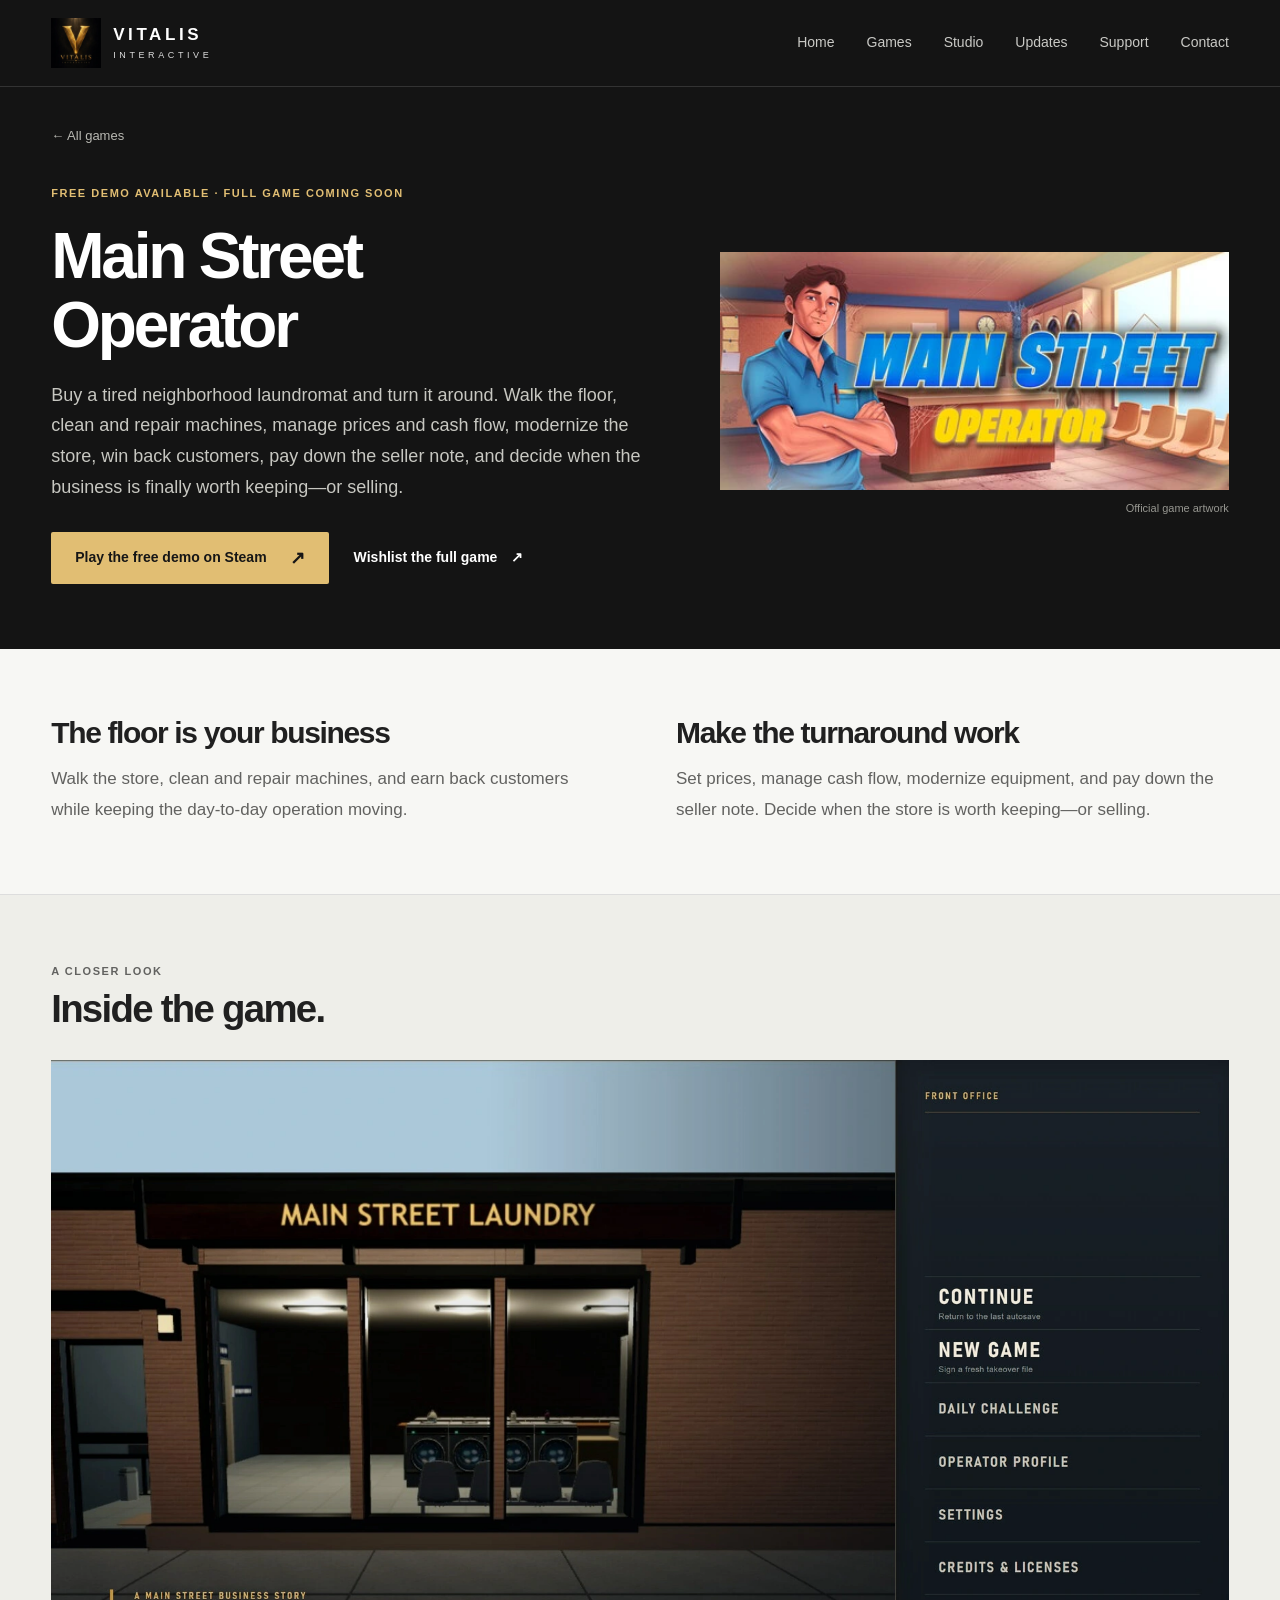
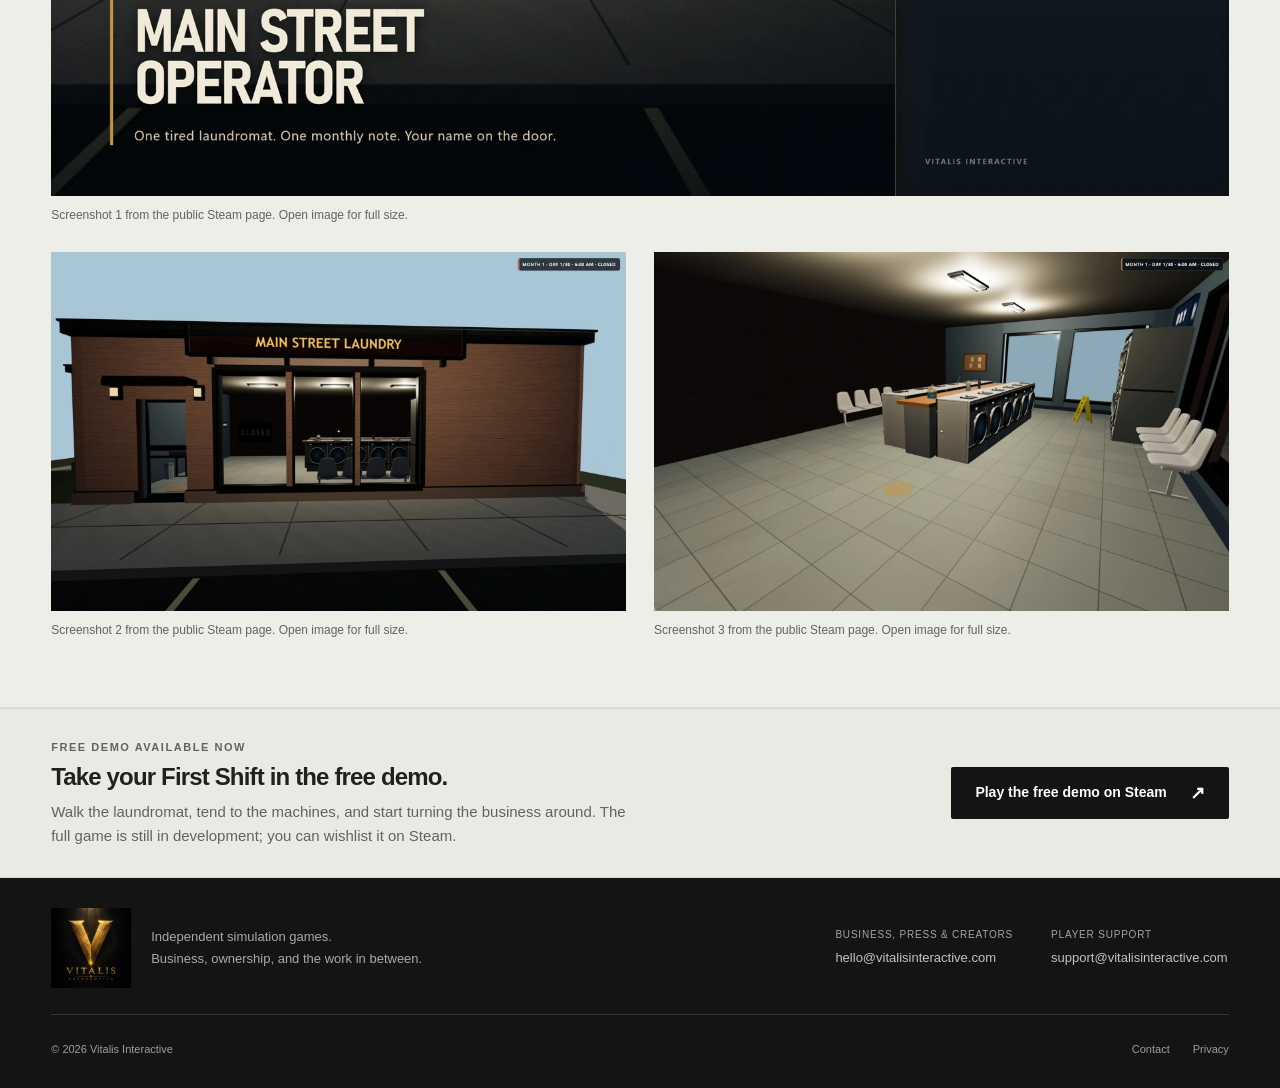
<file: main-street-operator.html>
<!doctype html>
<html lang="en"><head><meta charset="utf-8"><meta name="viewport" content="width=device-width,initial-scale=1">
<title>Main Street Operator | Vitalis Interactive</title><meta name="description" content="Turn a struggling laundromat around in Main Street Operator. Try the free Steam demo and wishlist the upcoming management game."><meta name="theme-color" content="#141414"><meta name="color-scheme" content="light"><meta name="robots" content="index,follow,max-image-preview:large">
<link rel="canonical" href="https://vitalisinteractive.com/main-street-operator.html"><link rel="icon" href="assets/favicon-32.png" type="image/png"><link rel="manifest" href="site.webmanifest">
<meta property="og:site_name" content="Vitalis Interactive"><meta property="og:type" content="website"><meta property="og:title" content="Main Street Operator | Vitalis Interactive"><meta property="og:description" content="Turn a struggling laundromat around in Main Street Operator. Try the free Steam demo and wishlist the upcoming management game."><meta property="og:url" content="https://vitalisinteractive.com/main-street-operator.html"><meta property="og:image" content="https://vitalisinteractive.com/assets/games/mso-capsule.webp"><meta property="og:image:alt" content="Main Street Operator"><meta name="twitter:card" content="summary_large_image"><meta name="twitter:title" content="Main Street Operator | Vitalis Interactive"><meta name="twitter:description" content="Turn a struggling laundromat around in Main Street Operator. Try the free Steam demo and wishlist the upcoming management game."><meta name="twitter:image" content="https://vitalisinteractive.com/assets/games/mso-capsule.webp">
<link rel="stylesheet" href="styles.css"><link rel="stylesheet" href="foundation.css"><link rel="stylesheet" href="exact-logo-fix.css" data-vitalis-exact-logo><link rel="stylesheet" href="studio-refresh.css">
<script type="application/ld+json">{"@context": "https://schema.org", "@type": "VideoGame", "name": "Main Street Operator", "url": "https://vitalisinteractive.com/main-street-operator.html", "publisher": {"@type": "Organization", "name": "Vitalis Interactive", "url": "https://vitalisinteractive.com/"}, "sameAs": "https://store.steampowered.com/app/5070740/Main_Street_Operator/", "image": "https://vitalisinteractive.com/assets/games/mso-capsule.webp"}</script></head>
<body class="vi-site" data-refresh="03"><a class="vi-skip" href="#main">Skip to content</a><header class="vi-header"><div class="vi-wrap vi-header-inner">
<a class="vi-brand" href="index.html" aria-label="Vitalis Interactive home"><img src="assets/vitalis-master-exact-2026.webp" width="56" height="56" alt="Vitalis Interactive"><span>VITALIS<span>INTERACTIVE</span></span></a>
<button class="vi-menu" type="button" data-menu aria-expanded="false" aria-controls="site-navigation" aria-label="Open navigation menu"><span></span><span></span><span></span></button>
<nav class="vi-nav" id="site-navigation" data-nav aria-label="Primary navigation"><a href="index.html">Home</a><a href="games.html">Games</a><a href="studio.html">Studio</a><a href="latest.html">Updates</a><a href="support.html">Support</a><a href="contact.html">Contact</a></nav>
</div></header><main id="main" class="vi-main"><section class="vi-product-hero"><div class="vi-wrap"><a class="vi-breadcrumb" href="games.html">← All games</a><div class="vi-product-grid"><div><span class="vi-kicker vi-gold">Free demo available · Full game coming soon</span><h1>Main Street Operator</h1><p class="vi-lead">Buy a tired neighborhood laundromat and turn it around. Walk the floor, clean and repair machines, manage prices and cash flow, modernize the store, win back customers, pay down the seller note, and decide when the business is finally worth keeping—or selling.</p><div class="vi-actions"><a class="vi-button vi-primary" href="https://store.steampowered.com/app/5070740/Main_Street_Operator/" target="_blank" rel="noopener noreferrer">Play the free demo on Steam <span aria-hidden="true">↗</span></a><a class="vi-inline-link" href="https://store.steampowered.com/app/5070740/Main_Street_Operator/" target="_blank" rel="noopener noreferrer">Wishlist the full game <span aria-hidden="true">↗</span></a></div></div><figure class="vi-capsule-feature"><img class="" src="assets/games/mso-capsule.webp" width="460" height="215" alt="Main Street Operator — current Steam capsule artwork" loading="eager" fetchpriority="high" decoding="async"><figcaption>Official game artwork</figcaption></figure></div></div></section><section class="vi-section"><div class="vi-wrap vi-story"><article><h2>The floor is your business</h2><p>Walk the store, clean and repair machines, and earn back customers while keeping the day-to-day operation moving.</p></article><article><h2>Make the turnaround work</h2><p>Set prices, manage cash flow, modernize equipment, and pay down the seller note. Decide when the store is worth keeping—or selling.</p></article></div></section><section class="vi-section vi-gallery-section"><div class="vi-wrap"><div class="vi-section-heading"><div><span class="vi-kicker">A closer look</span><h2>Inside the game.</h2></div></div><div class="vi-gallery"><figure><a href="assets/games/mso-gameplay-1.webp" target="_blank" rel="noopener noreferrer" aria-label="Open Main Street Operator screenshot 1 at full size"><img class="" src="assets/games/mso-gameplay-1.webp" width="1728" height="1080" alt="Main Street Operator — official Steam screenshot 1" loading="lazy" decoding="async"></a><figcaption>Screenshot 1 from the public Steam page. Open image for full size.</figcaption></figure><figure><a href="assets/games/mso-gameplay-2.webp" target="_blank" rel="noopener noreferrer" aria-label="Open Main Street Operator screenshot 2 at full size"><img class="" src="assets/games/mso-gameplay-2.webp" width="1728" height="1080" alt="Main Street Operator — official Steam screenshot 2" loading="lazy" decoding="async"></a><figcaption>Screenshot 2 from the public Steam page. Open image for full size.</figcaption></figure><figure><a href="assets/games/mso-gameplay-3.webp" target="_blank" rel="noopener noreferrer" aria-label="Open Main Street Operator screenshot 3 at full size"><img class="" src="assets/games/mso-gameplay-3.webp" width="1728" height="1080" alt="Main Street Operator — official Steam screenshot 3" loading="lazy" decoding="async"></a><figcaption>Screenshot 3 from the public Steam page. Open image for full size.</figcaption></figure></div></div></section><section class="vi-update-strip"><div class="vi-wrap vi-update-inner"><div><span class="vi-kicker">Free demo available now</span><h2>Take your First Shift in the free demo.</h2><p>Walk the laundromat, tend to the machines, and start turning the business around. The full game is still in development; you can wishlist it on Steam.</p></div><a class="vi-button vi-dark" href="https://store.steampowered.com/app/5070740/Main_Street_Operator/" target="_blank" rel="noopener noreferrer">Play the free demo on Steam <span aria-hidden="true">↗</span></a></div></section></main><footer class="vi-footer"><div class="vi-wrap vi-footer-top">
<div class="vi-signature"><img src="assets/vitalis-master-exact-2026.webp" width="100" height="100" alt="Vitalis Interactive"><p>Independent simulation games.<br>Business, ownership, and the work in between.</p></div>
<div class="vi-footer-contacts"><div><span>Business, press &amp; creators</span><a href="mailto:hello@vitalisinteractive.com">hello@vitalisinteractive.com</a></div><div><span>Player support</span><a href="mailto:support@vitalisinteractive.com">support@vitalisinteractive.com</a></div></div>
</div><div class="vi-wrap vi-footer-bottom"><span>© <span data-year>2026</span> Vitalis Interactive</span><div><a href="contact.html">Contact</a><a href="privacy.html">Privacy</a></div></div></footer><script src="site.js"></script></body></html>
</file>
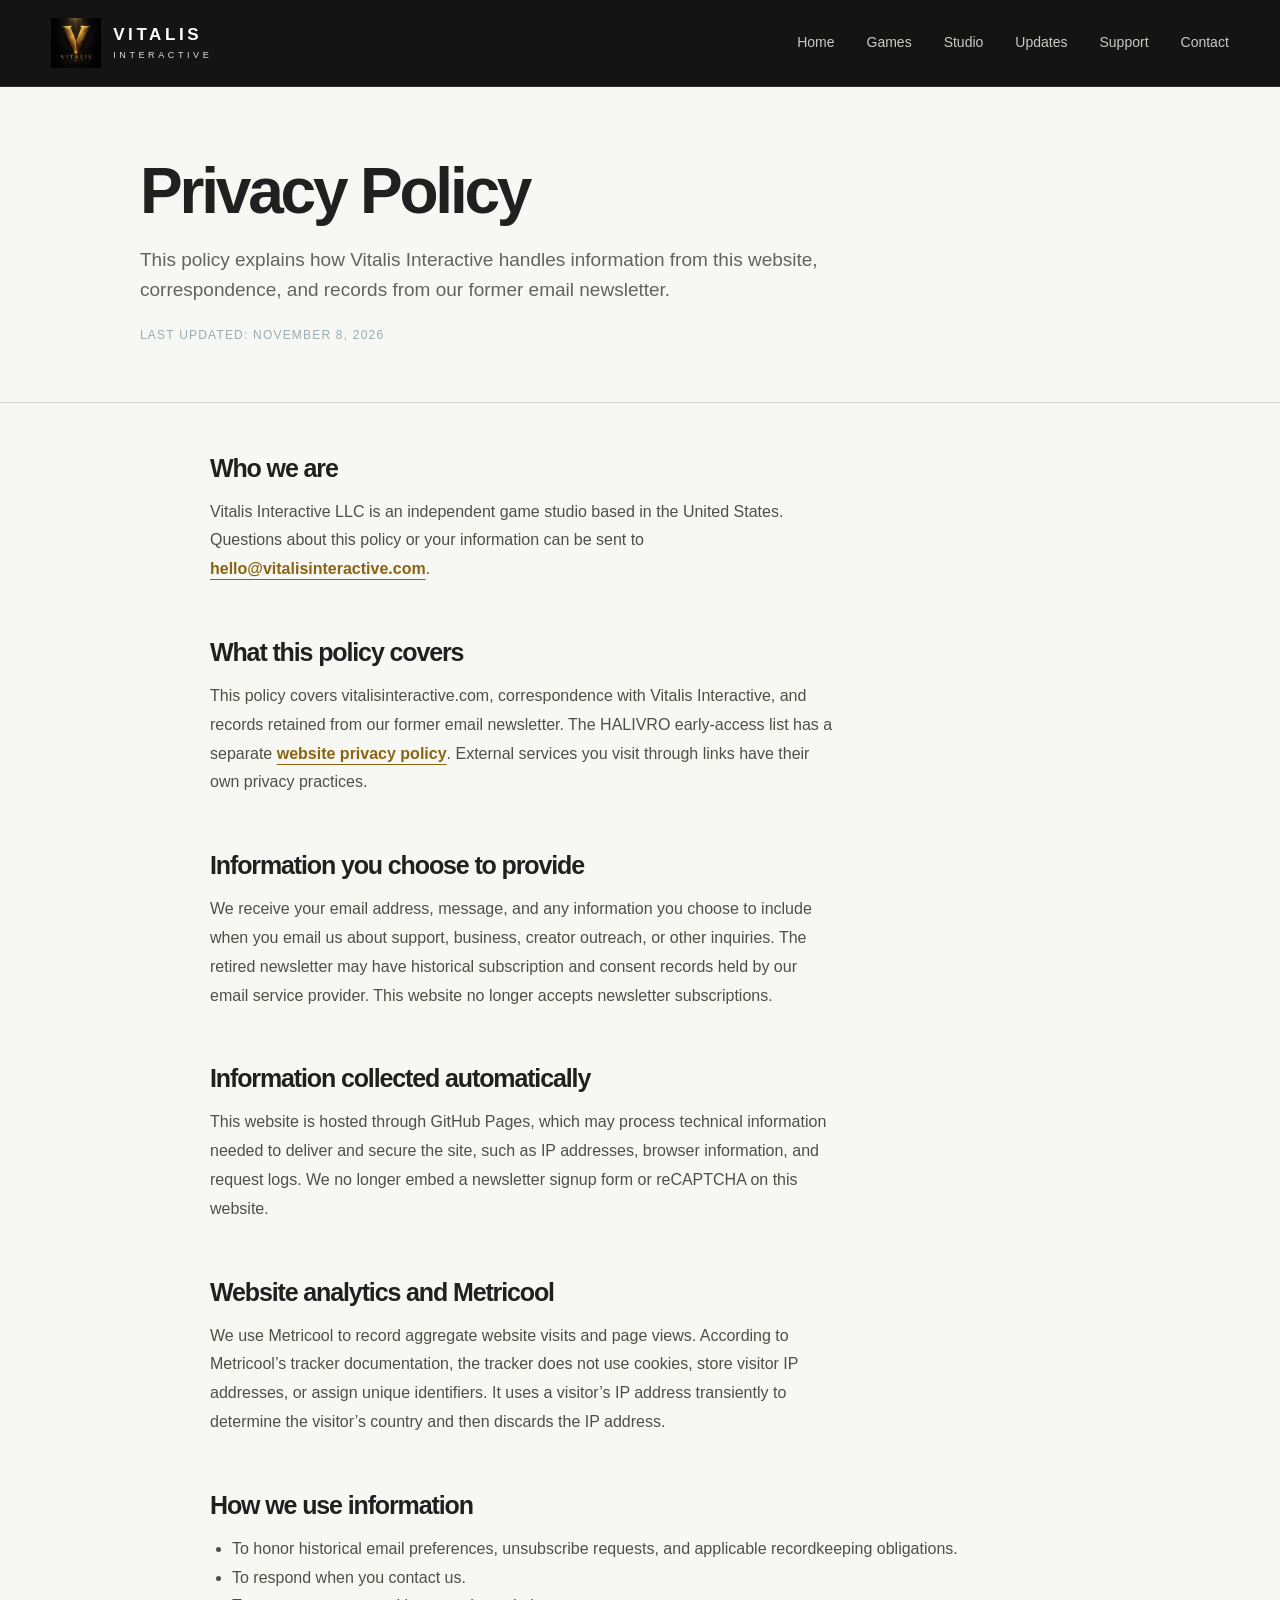
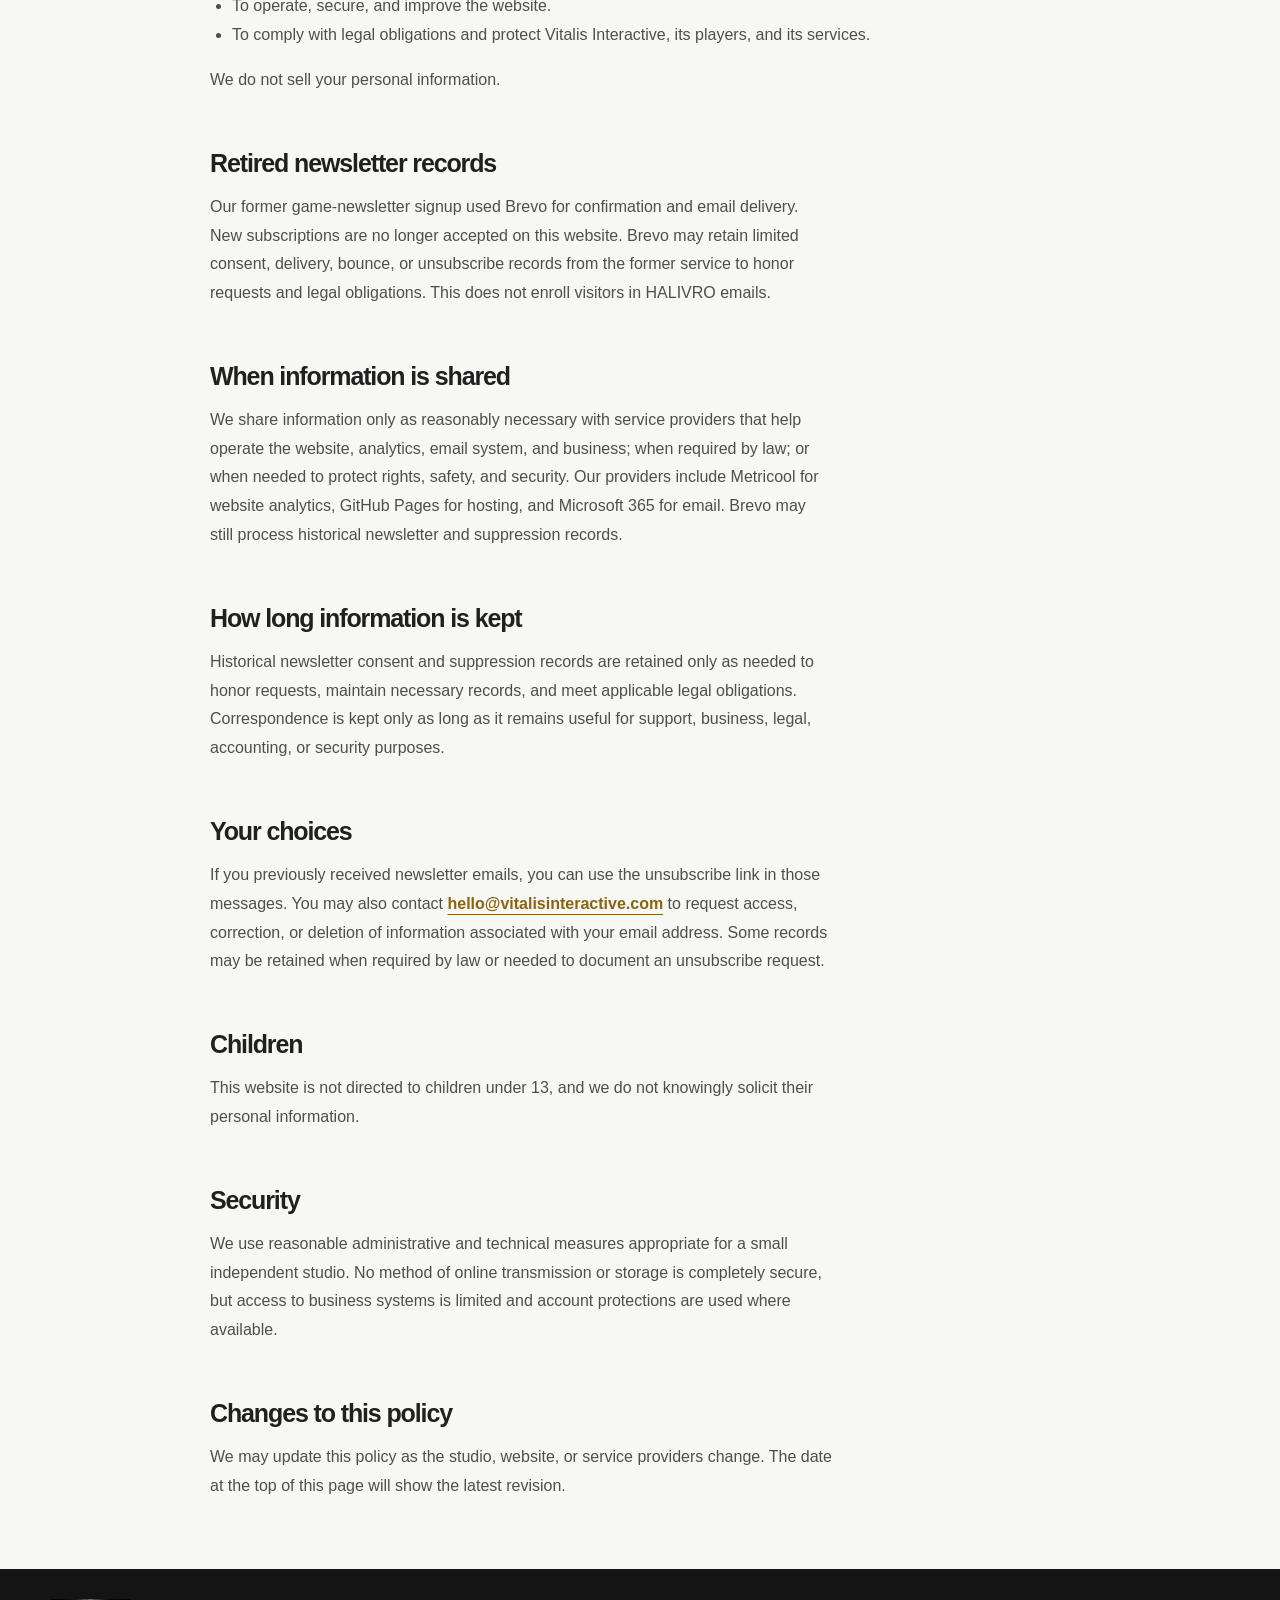
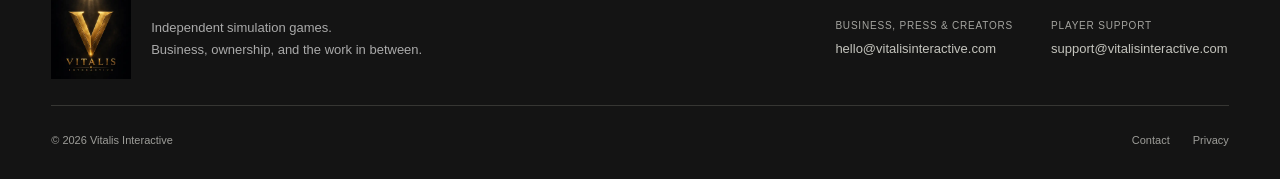
<file: privacy.html>
<!doctype html>
<html lang="en"><head><meta charset="utf-8"><meta name="viewport" content="width=device-width,initial-scale=1">
<title>Privacy Policy | Vitalis Interactive</title><meta name="description" content="Privacy policy for the Vitalis Interactive website, correspondence, and retired newsletter records."><meta name="theme-color" content="#141414"><meta name="color-scheme" content="light"><meta name="robots" content="index,follow,max-image-preview:large">
<link rel="canonical" href="https://vitalisinteractive.com/privacy.html"><link rel="icon" href="assets/favicon-32.png" type="image/png"><link rel="manifest" href="site.webmanifest">
<meta property="og:site_name" content="Vitalis Interactive"><meta property="og:type" content="website"><meta property="og:title" content="Privacy Policy | Vitalis Interactive"><meta property="og:description" content="Privacy policy for the Vitalis Interactive website, correspondence, and retired newsletter records."><meta property="og:url" content="https://vitalisinteractive.com/privacy.html"><meta property="og:image" content="https://vitalisinteractive.com/assets/vitalis-master-exact-2026.webp"><meta property="og:image:alt" content="Vitalis Interactive"><meta name="twitter:card" content="summary_large_image"><meta name="twitter:title" content="Privacy Policy | Vitalis Interactive"><meta name="twitter:description" content="Privacy policy for the Vitalis Interactive website, correspondence, and retired newsletter records."><meta name="twitter:image" content="https://vitalisinteractive.com/assets/vitalis-master-exact-2026.webp">
<link rel="stylesheet" href="styles.css"><link rel="stylesheet" href="foundation.css"><link rel="stylesheet" href="exact-logo-fix.css" data-vitalis-exact-logo><link rel="stylesheet" href="studio-refresh.css">
<script type="application/ld+json">{"@context": "https://schema.org", "@type": "WebPage", "name": "Privacy Policy | Vitalis Interactive", "url": "https://vitalisinteractive.com/privacy.html", "publisher": {"@type": "Organization", "name": "Vitalis Interactive", "url": "https://vitalisinteractive.com/"}}</script></head>
<body class="vi-site" data-refresh="03"><a class="vi-skip" href="#main">Skip to content</a><header class="vi-header"><div class="vi-wrap vi-header-inner">
<a class="vi-brand" href="index.html" aria-label="Vitalis Interactive home"><img src="assets/vitalis-master-exact-2026.webp" width="56" height="56" alt="Vitalis Interactive"><span>VITALIS<span>INTERACTIVE</span></span></a>
<button class="vi-menu" type="button" data-menu aria-expanded="false" aria-controls="site-navigation" aria-label="Open navigation menu"><span></span><span></span><span></span></button>
<nav class="vi-nav" id="site-navigation" data-nav aria-label="Primary navigation"><a href="index.html">Home</a><a href="games.html">Games</a><a href="studio.html">Studio</a><a href="latest.html">Updates</a><a href="support.html">Support</a><a href="contact.html">Contact</a></nav>
</div></header><main id="main" class="vi-legacy">

    <section class="page-hero utility-page-hero">
      <div class="container narrow">
        <h1>Privacy Policy</h1>
        <p class="page-lead">This policy explains how Vitalis Interactive handles information from this website, correspondence, and records from our former email newsletter.</p>
        <p class="privacy-meta">Last updated: November 8, 2026</p>
      </div>
    </section>

    <section class="section">
      <div class="container privacy-content">
        <h2>Who we are</h2>
        <p>Vitalis Interactive LLC is an independent game studio based in the United States. Questions about this policy or your information can be sent to <a href="mailto:hello@vitalisinteractive.com">hello@vitalisinteractive.com</a>.</p>

        <h2>What this policy covers</h2>
        <p>This policy covers vitalisinteractive.com, correspondence with Vitalis Interactive, and records retained from our former email newsletter. The HALIVRO early-access list has a separate <a href="https://halivro.com/privacy.html">website privacy policy</a>. External services you visit through links have their own privacy practices.</p>

        <h2>Information you choose to provide</h2>
        <p>We receive your email address, message, and any information you choose to include when you email us about support, business, creator outreach, or other inquiries. The retired newsletter may have historical subscription and consent records held by our email service provider. This website no longer accepts newsletter subscriptions.</p>

        <h2>Information collected automatically</h2>
        <p>This website is hosted through GitHub Pages, which may process technical information needed to deliver and secure the site, such as IP addresses, browser information, and request logs. We no longer embed a newsletter signup form or reCAPTCHA on this website.</p>

        <h2>Website analytics and Metricool</h2>
        <p>We use Metricool to record aggregate website visits and page views. According to Metricool’s tracker documentation, the tracker does not use cookies, store visitor IP addresses, or assign unique identifiers. It uses a visitor’s IP address transiently to determine the visitor’s country and then discards the IP address.</p>

        <h2>How we use information</h2>
        <ul>
          <li>To honor historical email preferences, unsubscribe requests, and applicable recordkeeping obligations.</li>
          <li>To respond when you contact us.</li>
          <li>To operate, secure, and improve the website.</li>
          <li>To comply with legal obligations and protect Vitalis Interactive, its players, and its services.</li>
        </ul>
        <p>We do not sell your personal information.</p>

        <h2>Retired newsletter records</h2>
        <p>Our former game-newsletter signup used Brevo for confirmation and email delivery. New subscriptions are no longer accepted on this website. Brevo may retain limited consent, delivery, bounce, or unsubscribe records from the former service to honor requests and legal obligations. This does not enroll visitors in HALIVRO emails.</p>

        <h2>When information is shared</h2>
        <p>We share information only as reasonably necessary with service providers that help operate the website, analytics, email system, and business; when required by law; or when needed to protect rights, safety, and security. Our providers include Metricool for website analytics, GitHub Pages for hosting, and Microsoft 365 for email. Brevo may still process historical newsletter and suppression records.</p>

        <h2>How long information is kept</h2>
        <p>Historical newsletter consent and suppression records are retained only as needed to honor requests, maintain necessary records, and meet applicable legal obligations. Correspondence is kept only as long as it remains useful for support, business, legal, accounting, or security purposes.</p>

        <h2>Your choices</h2>
        <p>If you previously received newsletter emails, you can use the unsubscribe link in those messages. You may also contact <a href="mailto:hello@vitalisinteractive.com">hello@vitalisinteractive.com</a> to request access, correction, or deletion of information associated with your email address. Some records may be retained when required by law or needed to document an unsubscribe request.</p>

        <h2>Children</h2>
        <p>This website is not directed to children under 13, and we do not knowingly solicit their personal information.</p>

        <h2>Security</h2>
        <p>We use reasonable administrative and technical measures appropriate for a small independent studio. No method of online transmission or storage is completely secure, but access to business systems is limited and account protections are used where available.</p>

        <h2>Changes to this policy</h2>
        <p>We may update this policy as the studio, website, or service providers change. The date at the top of this page will show the latest revision.</p>
      </div>
    </section>

  </main><footer class="vi-footer"><div class="vi-wrap vi-footer-top">
<div class="vi-signature"><img src="assets/vitalis-master-exact-2026.webp" width="100" height="100" alt="Vitalis Interactive"><p>Independent simulation games.<br>Business, ownership, and the work in between.</p></div>
<div class="vi-footer-contacts"><div><span>Business, press &amp; creators</span><a href="mailto:hello@vitalisinteractive.com">hello@vitalisinteractive.com</a></div><div><span>Player support</span><a href="mailto:support@vitalisinteractive.com">support@vitalisinteractive.com</a></div></div>
</div><div class="vi-wrap vi-footer-bottom"><span>© <span data-year>2026</span> Vitalis Interactive</span><div><a href="contact.html">Contact</a><a href="privacy.html">Privacy</a></div></div></footer><script src="site.js"></script></body></html>
</file>
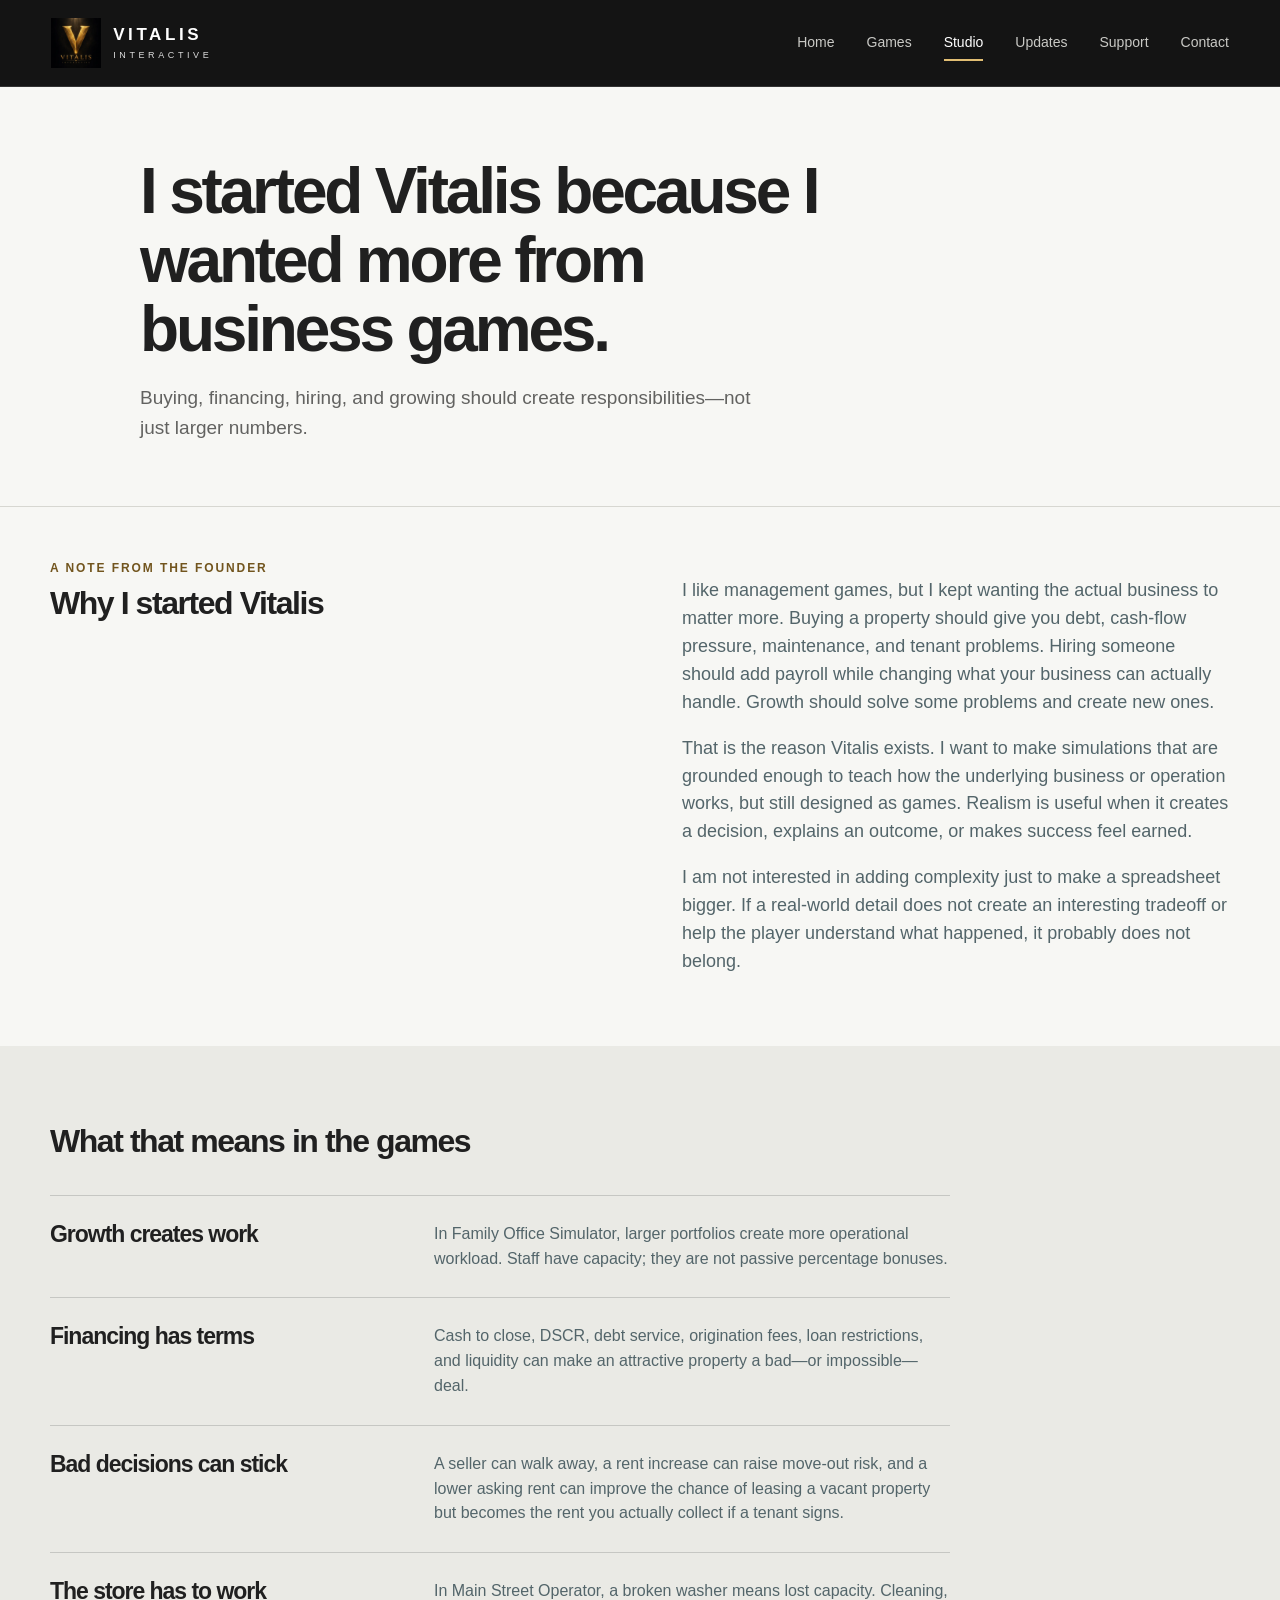
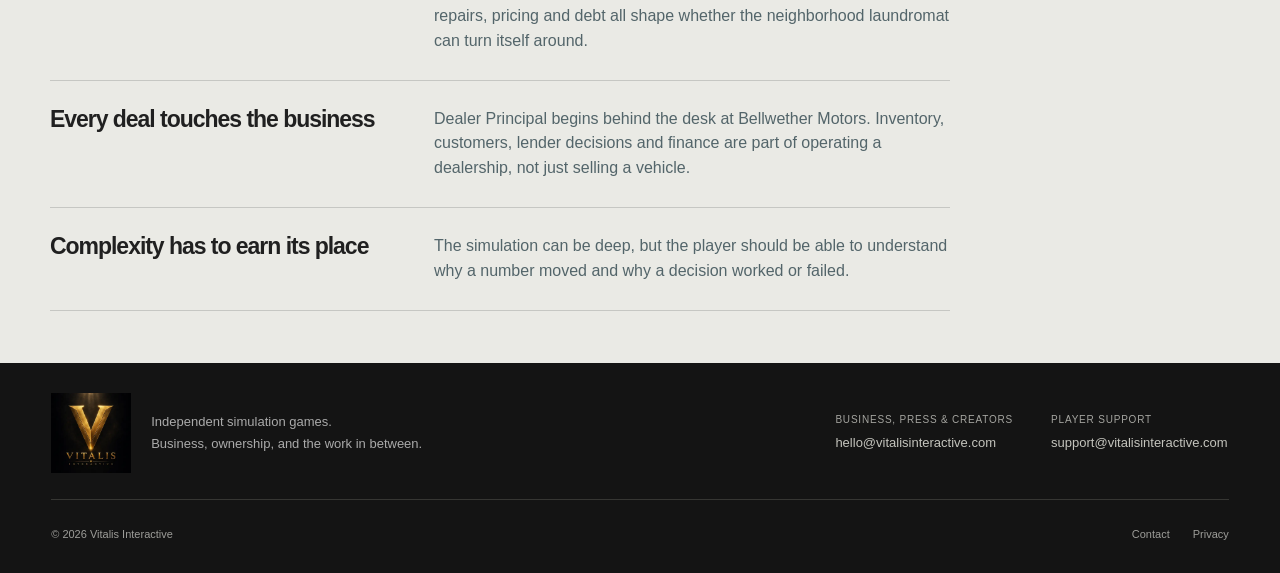
<file: studio.html>
<!doctype html>
<html lang="en"><head><meta charset="utf-8"><meta name="viewport" content="width=device-width,initial-scale=1">
<title>Studio | Vitalis Interactive</title><meta name="description" content="Why Vitalis Interactive makes management games where financing, staffing, operations, and growth create responsibilities and tradeoffs."><meta name="theme-color" content="#141414"><meta name="color-scheme" content="light"><meta name="robots" content="index,follow,max-image-preview:large">
<link rel="canonical" href="https://vitalisinteractive.com/studio.html"><link rel="icon" href="assets/favicon-32.png" type="image/png"><link rel="manifest" href="site.webmanifest">
<meta property="og:site_name" content="Vitalis Interactive"><meta property="og:type" content="website"><meta property="og:title" content="Studio | Vitalis Interactive"><meta property="og:description" content="Why Vitalis Interactive makes management games where financing, staffing, operations, and growth create responsibilities and tradeoffs."><meta property="og:url" content="https://vitalisinteractive.com/studio.html"><meta property="og:image" content="https://vitalisinteractive.com/assets/vitalis-master-exact-2026.webp"><meta property="og:image:alt" content="Vitalis Interactive"><meta name="twitter:card" content="summary_large_image"><meta name="twitter:title" content="Studio | Vitalis Interactive"><meta name="twitter:description" content="Why Vitalis Interactive makes management games where financing, staffing, operations, and growth create responsibilities and tradeoffs."><meta name="twitter:image" content="https://vitalisinteractive.com/assets/vitalis-master-exact-2026.webp">
<link rel="stylesheet" href="styles.css"><link rel="stylesheet" href="foundation.css"><link rel="stylesheet" href="exact-logo-fix.css" data-vitalis-exact-logo><link rel="stylesheet" href="studio-refresh.css">
<script type="application/ld+json">{"@context": "https://schema.org", "@type": "WebPage", "name": "Studio | Vitalis Interactive", "url": "https://vitalisinteractive.com/studio.html", "publisher": {"@type": "Organization", "name": "Vitalis Interactive", "url": "https://vitalisinteractive.com/"}}</script></head>
<body class="vi-site" data-refresh="03"><a class="vi-skip" href="#main">Skip to content</a><header class="vi-header"><div class="vi-wrap vi-header-inner">
<a class="vi-brand" href="index.html" aria-label="Vitalis Interactive home"><img src="assets/vitalis-master-exact-2026.webp" width="56" height="56" alt="Vitalis Interactive"><span>VITALIS<span>INTERACTIVE</span></span></a>
<button class="vi-menu" type="button" data-menu aria-expanded="false" aria-controls="site-navigation" aria-label="Open navigation menu"><span></span><span></span><span></span></button>
<nav class="vi-nav" id="site-navigation" data-nav aria-label="Primary navigation"><a href="index.html">Home</a><a href="games.html">Games</a><a href="studio.html" aria-current="page">Studio</a><a href="latest.html">Updates</a><a href="support.html">Support</a><a href="contact.html">Contact</a></nav>
</div></header><main id="main" class="vi-legacy">

    <section class="page-hero studio-page-hero">
      <div class="container narrow">
        <h1>I started Vitalis because I wanted more from business games.</h1>
        <p class="page-lead">Buying, financing, hiring, and growing should create responsibilities—not just larger numbers.</p>
      </div>
    </section>

    <section class="section">
      <div class="container split intro-split">
        <div><span class="eyebrow dark">A note from the founder</span><h2>Why I started Vitalis</h2></div>
        <div>
          <p>I like management games, but I kept wanting the actual business to matter more. Buying a property should give you debt, cash-flow pressure, maintenance, and tenant problems. Hiring someone should add payroll while changing what your business can actually handle. Growth should solve some problems and create new ones.</p>
          <p>That is the reason Vitalis exists. I want to make simulations that are grounded enough to teach how the underlying business or operation works, but still designed as games. Realism is useful when it creates a decision, explains an outcome, or makes success feel earned.</p>
          <p>I am not interested in adding complexity just to make a spreadsheet bigger. If a real-world detail does not create an interesting tradeoff or help the player understand what happened, it probably does not belong.</p>
        </div>
      </div>
    </section>

    <section class="section soft-section">
      <div class="container">
        <h2>What that means in the games</h2>
        <div class="process-list">
          <article><h3>Growth creates work</h3><p>In Family Office Simulator, larger portfolios create more operational workload. Staff have capacity; they are not passive percentage bonuses.</p></article>
          <article><h3>Financing has terms</h3><p>Cash to close, DSCR, debt service, origination fees, loan restrictions, and liquidity can make an attractive property a bad—or impossible—deal.</p></article>
          <article><h3>Bad decisions can stick</h3><p>A seller can walk away, a rent increase can raise move-out risk, and a lower asking rent can improve the chance of leasing a vacant property but becomes the rent you actually collect if a tenant signs.</p></article>
          <article><h3>The store has to work</h3><p>In Main Street Operator, a broken washer means lost capacity. Cleaning, repairs, pricing and debt all shape whether the neighborhood laundromat can turn itself around.</p></article>
          <article><h3>Every deal touches the business</h3><p>Dealer Principal begins behind the desk at Bellwether Motors. Inventory, customers, lender decisions and finance are part of operating a dealership, not just selling a vehicle.</p></article>
          <article><h3>Complexity has to earn its place</h3><p>The simulation can be deep, but the player should be able to understand why a number moved and why a decision worked or failed.</p></article>
        </div>
      </div>
    </section>

  </main><footer class="vi-footer"><div class="vi-wrap vi-footer-top">
<div class="vi-signature"><img src="assets/vitalis-master-exact-2026.webp" width="100" height="100" alt="Vitalis Interactive"><p>Independent simulation games.<br>Business, ownership, and the work in between.</p></div>
<div class="vi-footer-contacts"><div><span>Business, press &amp; creators</span><a href="mailto:hello@vitalisinteractive.com">hello@vitalisinteractive.com</a></div><div><span>Player support</span><a href="mailto:support@vitalisinteractive.com">support@vitalisinteractive.com</a></div></div>
</div><div class="vi-wrap vi-footer-bottom"><span>© <span data-year>2026</span> Vitalis Interactive</span><div><a href="contact.html">Contact</a><a href="privacy.html">Privacy</a></div></div></footer><script src="site.js"></script></body></html>
</file>
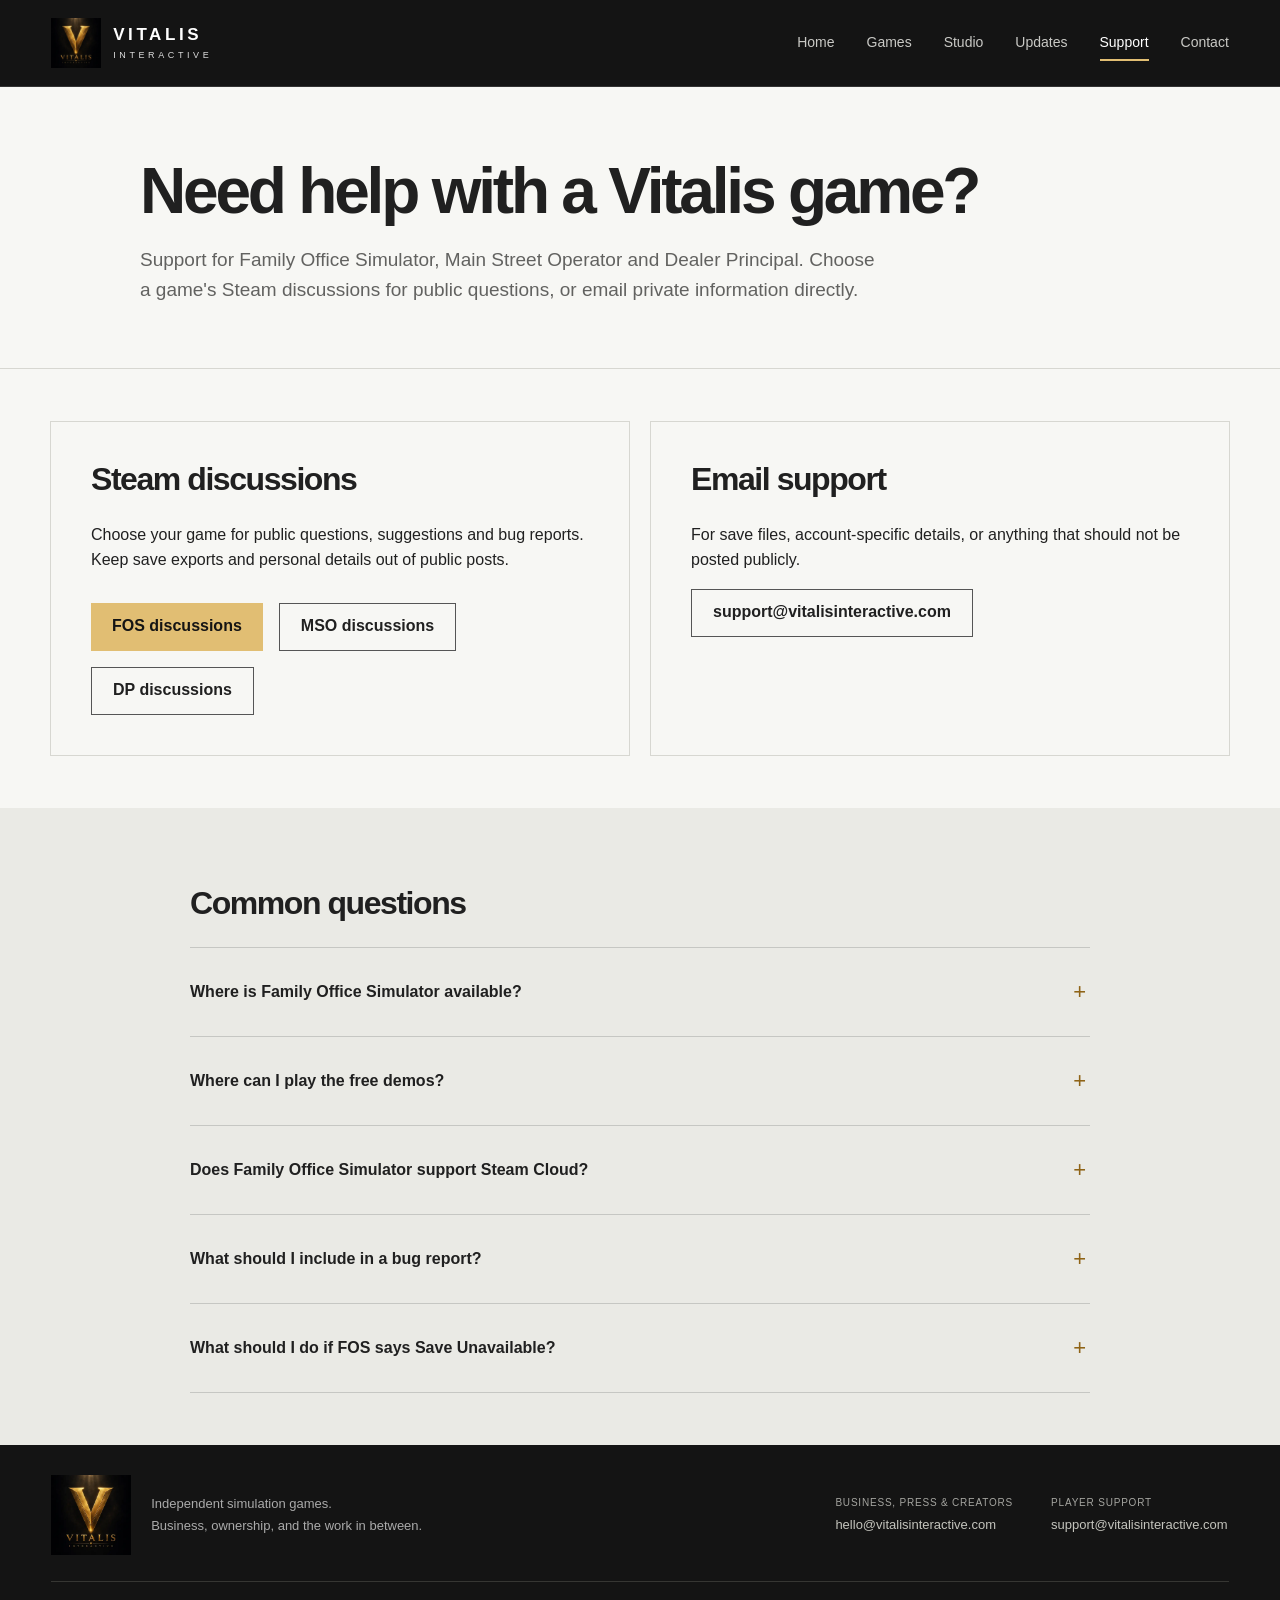
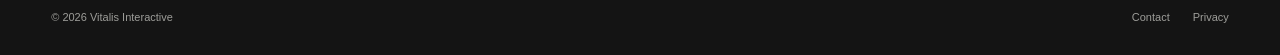
<file: support.html>
<!doctype html>
<html lang="en"><head><meta charset="utf-8"><meta name="viewport" content="width=device-width,initial-scale=1">
<title>Game Support | Vitalis Interactive</title><meta name="description" content="Get help with Family Office Simulator and the two playable demos, Main Street Operator and Dealer Principal. Questions, bug reports and support contacts."><meta name="theme-color" content="#141414"><meta name="color-scheme" content="light"><meta name="robots" content="index,follow,max-image-preview:large">
<link rel="canonical" href="https://vitalisinteractive.com/support.html"><link rel="icon" href="assets/favicon-32.png" type="image/png"><link rel="manifest" href="site.webmanifest">
<meta property="og:site_name" content="Vitalis Interactive"><meta property="og:type" content="website"><meta property="og:title" content="Game Support | Vitalis Interactive"><meta property="og:description" content="Get help with Family Office Simulator and the two playable demos, Main Street Operator and Dealer Principal. Questions, bug reports and support contacts."><meta property="og:url" content="https://vitalisinteractive.com/support.html"><meta property="og:image" content="https://vitalisinteractive.com/assets/vitalis-master-exact-2026.webp"><meta property="og:image:alt" content="Vitalis Interactive"><meta name="twitter:card" content="summary_large_image"><meta name="twitter:title" content="Game Support | Vitalis Interactive"><meta name="twitter:description" content="Get help with Family Office Simulator and the two playable demos, Main Street Operator and Dealer Principal. Questions, bug reports and support contacts."><meta name="twitter:image" content="https://vitalisinteractive.com/assets/vitalis-master-exact-2026.webp">
<link rel="stylesheet" href="styles.css"><link rel="stylesheet" href="foundation.css"><link rel="stylesheet" href="exact-logo-fix.css" data-vitalis-exact-logo><link rel="stylesheet" href="studio-refresh.css">
<script type="application/ld+json">{"@context": "https://schema.org", "@type": "WebPage", "name": "Game Support | Vitalis Interactive", "url": "https://vitalisinteractive.com/support.html", "publisher": {"@type": "Organization", "name": "Vitalis Interactive", "url": "https://vitalisinteractive.com/"}}</script></head>
<body class="vi-site" data-refresh="03"><a class="vi-skip" href="#main">Skip to content</a><header class="vi-header"><div class="vi-wrap vi-header-inner">
<a class="vi-brand" href="index.html" aria-label="Vitalis Interactive home"><img src="assets/vitalis-master-exact-2026.webp" width="56" height="56" alt="Vitalis Interactive"><span>VITALIS<span>INTERACTIVE</span></span></a>
<button class="vi-menu" type="button" data-menu aria-expanded="false" aria-controls="site-navigation" aria-label="Open navigation menu"><span></span><span></span><span></span></button>
<nav class="vi-nav" id="site-navigation" data-nav aria-label="Primary navigation"><a href="index.html">Home</a><a href="games.html">Games</a><a href="studio.html">Studio</a><a href="latest.html">Updates</a><a href="support.html" aria-current="page">Support</a><a href="contact.html">Contact</a></nav>
</div></header><main id="main" class="vi-legacy">

    <section class="page-hero utility-page-hero">
      <div class="container narrow">
        <h1>Need help with a Vitalis game?</h1>
        <p class="page-lead">Support for Family Office Simulator, Main Street Operator and Dealer Principal. Choose a game's Steam discussions for public questions, or email private information directly.</p>
      </div>
    </section>
    <section class="section">
      <div class="container support-grid">
        <article><h2>Steam discussions</h2><p>Choose your game for public questions, suggestions and bug reports. Keep save exports and personal details out of public posts.</p><div class="button-row"><a class="button primary" href="https://steamcommunity.com/app/4820790/discussions/" target="_blank" rel="noopener noreferrer">FOS discussions</a><a class="button secondary dark" href="https://steamcommunity.com/app/5070740/discussions/" target="_blank" rel="noopener noreferrer">MSO discussions</a><a class="button secondary dark" href="https://steamcommunity.com/app/5158570/discussions/" target="_blank" rel="noopener noreferrer">DP discussions</a></div></article>
        <article><h2>Email support</h2><p>For save files, account-specific details, or anything that should not be posted publicly.</p><a class="button secondary dark" href="mailto:support@vitalisinteractive.com">support@vitalisinteractive.com</a></article>
      </div>
    </section>
    <section class="section soft-section">
      <div class="container faq">
        <div><h2>Common questions</h2></div>
        <details><summary>Where is Family Office Simulator available?</summary><p>Family Office Simulator is currently available for Windows through Steam Early Access.</p></details>
        <details><summary>Where can I play the free demos?</summary><p><a href="https://store.steampowered.com/app/5070740/Main_Street_Operator/" target="_blank" rel="noopener noreferrer">Main Street Operator</a> and <a href="https://store.steampowered.com/app/5158570/Dealer_Principal_The_Dealership_Simulator/" target="_blank" rel="noopener noreferrer">Dealer Principal</a> each have a downloadable Steam demo. Both full games are still in development.</p></details>
        <details><summary>Does Family Office Simulator support Steam Cloud?</summary><p>Yes. Family Office Simulator supports Steam Cloud.</p></details>
        <details><summary>What should I include in a bug report?</summary><p>Specify the game and whether you are playing its demo. Include what happened, the steps to reproduce it, the installed Steam BuildID if available, and screenshots when useful. For FOS, the in-game date can help. Send private save exports to <a href="mailto:support@vitalisinteractive.com">support@vitalisinteractive.com</a> rather than posting them publicly.</p></details>
        <details><summary>What should I do if FOS says Save Unavailable?</summary><p>Preserve your original saved campaign. Do not overwrite or delete the affected slot. You can try Check Again; if the message continues, contact support with the exact error, BuildID and exported save when possible. Not every historical save issue can be recovered automatically.</p></details>
      </div>
    </section>

  </main><footer class="vi-footer"><div class="vi-wrap vi-footer-top">
<div class="vi-signature"><img src="assets/vitalis-master-exact-2026.webp" width="100" height="100" alt="Vitalis Interactive"><p>Independent simulation games.<br>Business, ownership, and the work in between.</p></div>
<div class="vi-footer-contacts"><div><span>Business, press &amp; creators</span><a href="mailto:hello@vitalisinteractive.com">hello@vitalisinteractive.com</a></div><div><span>Player support</span><a href="mailto:support@vitalisinteractive.com">support@vitalisinteractive.com</a></div></div>
</div><div class="vi-wrap vi-footer-bottom"><span>© <span data-year>2026</span> Vitalis Interactive</span><div><a href="contact.html">Contact</a><a href="privacy.html">Privacy</a></div></div></footer><script src="site.js"></script></body></html>
</file>
<file: styles.css>
:root{--ink:#071116;--ink2:#0e1d24;--paper:#f3efe5;--paper2:#e7e0d3;--white:#fffdf8;--gold:#d7a936;--gold2:#8b6413;--muted:#9aadb2;--line:rgba(255,255,255,.13);--container:min(1180px,calc(100% - 44px))}
*{box-sizing:border-box}html{scroll-behavior:smooth}body{margin:0;background:var(--paper);color:var(--ink);font-family:Arial,Helvetica,sans-serif;line-height:1.55;-webkit-font-smoothing:antialiased}img{display:block;max-width:100%}a{color:inherit}.container{width:var(--container);margin:auto}.narrow{max-width:860px}.skip{position:fixed;left:12px;top:12px;transform:translateY(-150%);z-index:100;background:white;padding:10px}.skip:focus{transform:none}
.site-header{position:sticky;top:0;z-index:50;background:rgba(7,17,22,.96);border-bottom:1px solid var(--line);backdrop-filter:blur(14px)}.nav-wrap{min-height:88px;display:flex;align-items:center;justify-content:space-between;gap:24px}.brand{display:flex;width:82px;height:72px;overflow:hidden}.brand img{width:72px;height:72px;object-fit:contain}.site-nav{display:flex;align-items:center;gap:23px}.site-nav>a{color:rgba(255,255,255,.72);text-decoration:none;font-weight:700;font-size:13px}.site-nav>a:hover,.site-nav>a.active{color:white}.nav-cta{display:inline-flex!important;align-items:center;justify-content:center;min-height:42px;padding:0 17px;background:var(--gold);color:var(--ink)!important}.menu-button{display:none;background:none;border:0;padding:8px}.menu-button span{display:block;width:26px;height:2px;background:white;margin:5px}
.home-hero{position:relative;min-height:760px;overflow:hidden;background:var(--ink);color:white}.hero-bg{position:absolute;inset:0;background-position:center;background-size:cover}.hero-content{position:relative;z-index:2;min-height:760px;display:flex;align-items:center;padding-block:90px}.hero-copy{max-width:690px}.eyebrow{display:block;color:var(--gold);font-size:12px;font-weight:900;letter-spacing:.16em;text-transform:uppercase}.eyebrow.dark{color:var(--gold2)}h1,h2,h3{font-family:Georgia,"Times New Roman",serif;font-weight:400}.home-hero h1{margin:18px 0 26px;font-size:clamp(60px,7vw,102px);line-height:.93;letter-spacing:-.055em}.home-hero h1 em{display:block;color:var(--gold);font-weight:400}.hero-lead{max-width:650px;font-size:22px;line-height:1.5;color:#eef3f3}.hero-sub{max-width:600px;color:#a7b8bc}.button-row{display:flex;gap:16px;flex-wrap:wrap;margin-top:30px}.button{display:inline-flex;align-items:center;justify-content:center;min-height:48px;padding:0 21px;text-decoration:none;font-weight:900;border:1px solid transparent}.button.primary{background:var(--gold);color:var(--ink)}.button.secondary{border-color:rgba(255,255,255,.3);color:white;background:transparent}.button.secondary.dark{border-color:rgba(7,17,22,.25);color:var(--ink)}.button.secondary.light{margin-top:14px}.hero-proof{display:grid;grid-template-columns:repeat(3,1fr);gap:18px;margin-top:44px;padding-top:22px;border-top:1px solid var(--line)}.hero-proof div{display:grid;gap:2px}.hero-proof b{font-size:15px}.hero-proof span{font-size:12px;letter-spacing:.08em;text-transform:uppercase;color:var(--muted)}
.signal-strip{background:var(--ink2);color:white;border-top:1px solid var(--line);border-bottom:1px solid var(--line)}.signal-strip .container{min-height:82px;display:flex;align-items:center;justify-content:center;gap:28px;font-family:Georgia,serif;text-transform:uppercase;letter-spacing:.08em}.signal-strip i{width:5px;height:5px;border-radius:50%;background:var(--gold)}
.section{padding:105px 0}.compact-section{padding:60px 0}.compact-section h2{margin:0 0 8px;font-size:clamp(34px,4vw,48px)}.compact-section p{margin:0;color:#53656a;font-size:18px}.soft-section{background:var(--paper2)}.dark-section{background:var(--ink2);color:white}.split{display:grid;grid-template-columns:1fr 1fr;gap:84px;align-items:center}.intro-split{align-items:start}.split h2,.section-heading h2,.page-hero h1{margin:8px 0 0;font-size:clamp(42px,5vw,68px);line-height:1.03;letter-spacing:-.045em}.split p,.section-heading p{font-size:18px;color:#53656a}.dark-section .split p{color:#b6c5c8}.text-link{display:inline-block;margin-top:10px;text-decoration:none;font-weight:900;color:var(--gold2)}.system-list{display:grid;grid-template-columns:1fr 1fr;column-gap:72px;margin-top:55px}.system-list article{padding:25px 0;border-top:1px solid rgba(7,17,22,.22)}.system-list article:nth-last-child(-n+2){border-bottom:1px solid rgba(7,17,22,.22)}.system-list h3{margin:0 0 9px;font-size:29px}.system-list p,.feature-grid p{margin:0;color:#53656a}.feature-grid article{padding:28px;border:1px solid rgba(7,17,22,.14);background:rgba(255,255,255,.35)}.feature-grid h3{margin:48px 0 10px;font-size:27px}.section-heading{display:flex;align-items:end;justify-content:space-between;gap:30px;margin-bottom:44px}.news-grid{display:grid;grid-template-columns:1fr 1fr;gap:16px}.news-card{min-height:300px;padding:30px;border:1px solid rgba(7,17,22,.14);background:rgba(255,255,255,.38);display:flex;flex-direction:column}.news-card>span{font-size:12px;text-transform:uppercase;letter-spacing:.12em;color:var(--gold2);font-weight:900}.news-card h3{margin:42px 0 14px;font-size:28px;line-height:1.08}.news-card p{color:#53656a}.news-card a{margin-top:auto;text-decoration:none;font-weight:900}.news-card.featured{background:var(--ink);color:white}.news-card.featured p{color:#b6c5c8}.news-card.featured a{color:var(--gold)}
.page-hero{padding:145px 0 95px;background:var(--ink2);color:white}.page-hero h1{font-size:clamp(58px,7vw,92px)}.page-lead{max-width:760px;font-size:21px;color:#c8d4d6}.utility-page-hero{padding:78px 0 62px;background:var(--paper);color:var(--ink);border-bottom:1px solid rgba(7,17,22,.14)}.utility-page-hero h1{font-size:clamp(44px,6vw,64px)}.utility-page-hero .page-lead{color:#53656a}.studio-page-hero{background:var(--paper2);color:var(--ink);border-bottom:1px solid rgba(7,17,22,.14)}.studio-page-hero .page-lead{color:#53656a}.games-page-hero{background:var(--ink2)}.game-page-hero{padding-bottom:80px}.framed-image{border:1px solid var(--line);box-shadow:0 25px 70px rgba(0,0,0,.35)}.image-wide{margin-top:50px;border:1px solid rgba(7,17,22,.14);box-shadow:0 25px 70px rgba(7,17,22,.15)}.feature-grid{display:grid;grid-template-columns:repeat(3,1fr);gap:14px}.feature-grid article h3{margin-top:0}.game-catalog-card{display:grid;grid-template-columns:1.05fr .95fr;background:var(--ink);color:white}.catalog-image img{width:100%;height:100%;object-fit:cover}.game-catalog-card>div:last-child{padding:52px}.game-catalog-card h2{font-size:48px;margin:8px 0 20px}.game-catalog-card p{color:#b6c5c8}.process-list{max-width:900px;margin-top:36px}.process-list article{display:grid;grid-template-columns:minmax(220px,.8fr) 1.2fr;gap:40px;padding:26px 0;border-top:1px solid rgba(7,17,22,.16)}.process-list article:last-child{border-bottom:1px solid rgba(7,17,22,.16)}.process-list h3{margin:0;font-size:27px}.process-list p{margin:0;color:#53656a}.update-list article{display:grid;grid-template-columns:180px 1fr;gap:40px;padding:35px 0;border-top:1px solid rgba(7,17,22,.16)}.update-list article:last-child{border-bottom:1px solid rgba(7,17,22,.16)}.update-list time{font-size:12px;text-transform:uppercase;letter-spacing:.12em;color:var(--gold2);font-weight:900}.update-list h2{margin:0 0 10px;font-size:35px}.update-list p{color:#53656a}.update-list a{text-decoration:none;font-weight:900}.support-grid{display:grid;grid-template-columns:1fr 1fr;gap:20px}.support-grid article{padding:40px;border:1px solid rgba(7,17,22,.14);background:rgba(255,255,255,.35)}.support-grid h2{font-size:38px;margin-top:0}.faq{max-width:900px}.faq details{border-top:1px solid rgba(7,17,22,.16);padding:22px 0}.faq details:last-child{border-bottom:1px solid rgba(7,17,22,.16)}.faq summary{font-weight:900;cursor:pointer}.contact-grid{display:grid;grid-template-columns:1fr 1fr;gap:20px}.contact-grid>a{display:grid;gap:6px;padding:34px;border:1px solid rgba(7,17,22,.14);text-decoration:none}.contact-grid span{font-size:12px;text-transform:uppercase;letter-spacing:.1em;color:#53656a}.contact-grid strong{font-size:21px;color:var(--gold2)}.social-row{display:flex;gap:30px;justify-content:center}.social-row a{font-size:24px;text-decoration:none;font-family:Georgia,serif}
.fos-hero{padding:96px 0 76px}.fos-hero-layout{display:grid;grid-template-columns:minmax(0,.9fr) minmax(0,1.1fr);gap:64px;align-items:center}.fos-hero-copy{min-width:0}.fos-hero h1{margin-block:12px 22px;line-height:.96}.fos-hero .button.secondary.light{margin-top:0}.fos-key-art{min-width:0}.fos-key-art img{width:100%;height:auto}.fos-proof-row{display:grid;grid-template-columns:repeat(3,minmax(0,1fr));gap:18px;margin:34px 0 0;padding-top:20px;border-top:1px solid var(--line)}.fos-proof-row div{min-width:0}.fos-proof-row dt{color:var(--muted);font-size:11px;font-weight:900;letter-spacing:.1em;text-transform:uppercase}.fos-proof-row dd{margin:4px 0 0;color:white;font-size:14px;font-weight:700}.fos-game-section{padding-block:88px}.fos-gameplay-figure{margin-top:38px;margin-bottom:0}.fos-gameplay-frame{border:1px solid rgba(7,17,22,.14);box-shadow:0 25px 70px rgba(7,17,22,.15)}.fos-gameplay-frame img{width:100%;height:auto}.fos-gameplay-figure figcaption{margin-top:12px;color:#53656a;font-size:14px}.fos-systems-section .section-heading{margin-bottom:36px}.fos-system-groups{display:grid;grid-template-columns:repeat(3,minmax(0,1fr));gap:56px}.fos-system-group{padding-top:18px;border-top:2px solid var(--gold2)}.fos-system-group>h3{margin:0 0 32px;color:var(--gold2);font-family:Arial,Helvetica,sans-serif;font-size:12px;font-weight:900;letter-spacing:.12em;text-transform:uppercase}.fos-system-group article+article{margin-top:30px}.fos-system-group h4{margin:0 0 8px;font-family:Georgia,"Times New Roman",serif;font-size:27px;font-weight:400;line-height:1.1}.fos-system-group p{margin:0;color:#53656a}
.site-footer{background:var(--ink);color:#9db0b4;border-top:1px solid var(--line);padding:45px 0 25px}.footer-grid{display:grid;grid-template-columns:90px 1fr 1fr;gap:24px;align-items:center}.footer-grid img{width:76px;height:76px;object-fit:contain}.footer-grid div{display:grid;gap:3px}.footer-grid strong{color:white}.footer-links{text-align:right}.footer-links a{text-decoration:none}.copyright{padding-top:28px;font-size:12px;border-top:1px solid var(--line);margin-top:30px}
a:focus-visible,button:focus-visible{outline:3px solid #f0cf7b;outline-offset:4px}.button,.site-nav a,.text-link,.news-card a{transition:.18s}.button:hover,.nav-cta:hover{transform:translateY(-1px);filter:brightness(1.08)}
@media(max-width:980px){.site-nav{gap:14px}.site-nav>a{font-size:12px}.split,.game-catalog-card{grid-template-columns:1fr}.news-grid,.feature-grid{grid-template-columns:1fr}.home-hero{min-height:700px}.hero-content{min-height:700px}.fos-hero-layout{grid-template-columns:1fr;gap:46px}.fos-hero-copy{max-width:760px}.fos-key-art{width:min(760px,100%)}.fos-system-groups{gap:30px}.footer-grid{grid-template-columns:80px 1fr}.footer-links{grid-column:1/-1;text-align:left}}
@media(max-width:760px){:root{--container:min(calc(100% - 28px),1180px)}.nav-wrap{min-height:76px}.brand{width:64px;height:64px}.brand img{width:58px;height:58px}.menu-button{display:block}.site-nav{position:absolute;top:76px;left:14px;right:14px;display:none;flex-direction:column;align-items:stretch;gap:0;padding:14px;background:var(--ink2);border:1px solid var(--line)}.site-nav.open{display:flex}.site-nav>a{padding:13px 8px;border-bottom:1px solid var(--line);font-size:13px}.nav-cta{margin-top:12px}.home-hero,.hero-content{min-height:auto}.hero-content{padding:100px 0 72px}.home-hero h1{font-size:clamp(52px,16vw,76px)}.hero-lead{font-size:18px}.hero-proof{grid-template-columns:1fr 1fr}.hero-proof div:last-child{grid-column:1/-1}.signal-strip .container{gap:10px;font-size:12px}.signal-strip i{width:3px;height:3px}.section{padding:75px 0}.compact-section{padding:50px 0}.split{gap:30px}.system-list{grid-template-columns:1fr;column-gap:0}.system-list article:nth-last-child(2){border-bottom:0}.section-heading{display:grid;align-items:start}.page-hero{padding:100px 0 64px}.utility-page-hero{padding:58px 0 48px}.page-hero h1{font-size:clamp(48px,14vw,70px)}.utility-page-hero h1{font-size:clamp(42px,12vw,58px)}.feature-grid,.support-grid,.contact-grid{grid-template-columns:1fr}.process-list article,.update-list article{grid-template-columns:1fr;gap:12px}.fos-hero{padding:72px 0 58px}.fos-hero-layout{gap:36px}.fos-hero h1{font-size:clamp(48px,14vw,64px)}.fos-proof-row{gap:12px;margin-top:28px}.fos-game-section{padding-block:68px}.fos-gameplay-figure{margin-top:30px}.fos-system-groups{grid-template-columns:1fr;gap:42px}.fos-system-group>h3{margin-bottom:24px}.footer-grid{grid-template-columns:70px 1fr}.footer-links{grid-column:1/-1}.game-catalog-card>div:last-child{padding:34px 26px}}
</file>
<file: exact-logo-fix.css>
/* Final exact-logo corrections. The full approved square art is the prominent source; the horizontal lockup remains background-only. */
.home-game::after{
  content:"";
  position:absolute;
  right:-2%;
  bottom:-18%;
  width:min(44vw,620px);
  aspect-ratio:1;
  color:transparent;
  font-size:0;
  background:url("assets/vitalis-mark-exact-2026.webp") center/contain no-repeat;
  opacity:.025;
  pointer-events:none
}

.studio-page-hero::after{
  background-image:url("assets/vitalis-master-exact-2026.webp");
  background-position:center;
  background-size:contain;
  background-repeat:no-repeat;
  width:min(44vw,500px);
  aspect-ratio:1;
  opacity:.98;
  filter:drop-shadow(0 26px 56px rgba(0,0,0,.48))
}

.footer-grid{
  grid-template-columns:minmax(190px,230px) 1fr 1fr
}
.footer-grid::before{
  width:min(205px,100%);
  aspect-ratio:1;
  background-image:url("assets/vitalis-master-exact-2026.webp");
  background-position:left center;
  background-size:contain;
  background-repeat:no-repeat
}

@media(max-width:980px){
  .footer-grid{grid-template-columns:minmax(185px,220px) 1fr}
}

@media(max-width:760px){
  .footer-grid{grid-template-columns:1fr}
  .footer-grid::before{width:min(190px,72vw)}
}
</file>
<file: studio-refresh.css>
/* Vitalis / existing-art multipage refresh. No generated artwork or new logo. */
:root{--vi-ink:#141414;--vi-panel:#1d1d1d;--vi-paper:#f7f7f4;--vi-text:#202020;--vi-muted:#626260;--vi-rule:#d7d7d1;--vi-gold:#e1be73;--vi-max:1280px;--vi-gutter:clamp(22px,4vw,64px)}
.vi-site{margin:0;background:var(--vi-paper);background-image:none;color:var(--vi-text);font-family:Arial,Helvetica,sans-serif;line-height:1.55;-webkit-font-smoothing:antialiased}
.vi-site h1,.vi-site h2,.vi-site h3,.vi-site h4{font-family:Arial,Helvetica,sans-serif;font-style:normal;font-weight:700;letter-spacing:-.045em;line-height:1.08}
.vi-site p{max-width:70ch}.vi-site a{text-underline-offset:5px}.vi-site img{max-width:100%}.vi-site a:focus-visible,.vi-site button:focus-visible,.vi-site summary:focus-visible{outline:3px solid #bb831e;outline-offset:5px}
.vi-wrap{width:calc(100% - var(--vi-gutter)*2);max-width:var(--vi-max);margin-inline:auto}.vi-skip{position:fixed;left:20px;top:12px;z-index:1000;transform:translateY(-160%);background:#fff;color:#111;padding:12px 18px}.vi-skip:focus{transform:none}
.vi-header{position:sticky;top:0;z-index:90;background:var(--vi-ink);color:#fff;border-bottom:1px solid #333}.vi-header-inner{min-height:86px;display:flex;align-items:center;justify-content:space-between;gap:28px}.vi-brand{display:flex;align-items:center;gap:12px;text-decoration:none;flex-shrink:0}.vi-brand img{display:block;width:50px;height:50px;object-fit:contain}.vi-brand>span{font-size:17px;font-weight:700;letter-spacing:.21em;line-height:1.2}.vi-brand>span>span{display:block;font-size:9px;letter-spacing:.4em;font-weight:400;margin-top:5px;color:#ddd}
.vi-nav{display:flex;align-items:center;gap:clamp(18px,2.5vw,35px)}.vi-nav>a{display:inline-flex;align-items:center;min-height:48px;position:relative;text-decoration:none;font-size:14px;color:#c9c9c5}.vi-nav>a:hover,.vi-nav>a[aria-current]{color:#fff}.vi-nav>a[aria-current]::after{content:"";position:absolute;bottom:6px;left:0;right:0;height:2px;background:var(--vi-gold)}.vi-menu{display:none;width:48px;height:48px;border:1px solid #5c5c58;background:none;color:#fff;cursor:pointer;padding:12px}.vi-menu span{display:block;height:2px;background:currentColor;margin:5px 0}
.vi-kicker{display:block;font-size:11px;font-weight:700;letter-spacing:.14em;text-transform:uppercase;line-height:1.5;color:var(--vi-muted)}.vi-gold{color:var(--vi-gold)}.vi-small{font-size:12px;letter-spacing:.015em}.vi-actions{display:flex;align-items:center;flex-wrap:wrap;gap:18px 25px;margin-top:30px}.vi-button{display:inline-flex;gap:23px;min-height:52px;align-items:center;justify-content:center;padding:13px 23px;border:1px solid transparent;border-radius:2px;background:var(--vi-ink);color:#fff;text-decoration:none;font-size:14px;font-weight:700;line-height:1.4;transition:background .18s,color .18s}.vi-button span{font-size:18px;line-height:1}.vi-button:hover{background:#333}.vi-primary{color:#161616;background:var(--vi-gold)}.vi-primary:hover{background:#ebcd8e}.vi-inline-link{display:inline-flex;align-items:center;gap:14px;min-height:44px;font-size:14px;font-weight:700;text-decoration:none;line-height:1.4}.vi-inline-link:hover{text-decoration:underline}.vi-dark{background:var(--vi-ink);color:#fff}
.vi-home-hero{background:var(--vi-ink);color:#fff;padding:74px 0 76px}.vi-hero-grid{display:grid;grid-template-columns:minmax(0,.8fr) minmax(0,1.2fr);align-items:center;gap:64px}.vi-hero-copy h1{font-size:clamp(44px,4.8vw,74px);margin:22px 0 24px;line-height:1.01;letter-spacing:-.057em}.vi-hero-copy p{color:#c7c7c1;font-size:19px;line-height:1.65;max-width:37ch;margin:0}.vi-hero-platform{display:block;margin-top:30px;color:#999}.vi-hero-art{display:block;min-width:0;text-decoration:none;border:1px solid #444;background:#202020}.vi-hero-art>img{display:block;width:100%;height:auto;object-fit:contain}.vi-hero-art>span{padding:15px 20px;display:flex;align-items:center;justify-content:space-between;font-size:12px;letter-spacing:.02em;color:#d5d5d0;border-top:1px solid #444}.vi-hero-art:hover{border-color:#9e9e91}.vi-hero-art:hover>span{color:#fff}
.vi-section{padding:68px 0}.vi-section-heading{display:flex;align-items:flex-end;justify-content:space-between;gap:24px;margin-bottom:30px}.vi-section-heading h2{font-size:clamp(30px,3vw,44px);margin:9px 0 0}.vi-games-grid{display:grid;grid-template-columns:repeat(2,minmax(0,1fr));gap:38px}.vi-game{min-width:0}.vi-art-link{display:block;background:#1d1d1d;overflow:hidden;text-decoration:none}.vi-art-link img{width:100%;height:auto;display:block}.vi-art-link:hover{outline:1px solid #5f5f56;outline-offset:4px}.vi-game-meta{display:flex;justify-content:space-between;align-items:center;gap:15px;margin-top:15px;font-size:10px;letter-spacing:.06em;text-transform:uppercase;color:var(--vi-muted)}.vi-game-meta>a{display:inline-flex;align-items:center;gap:8px;min-height:44px;color:#323230;white-space:nowrap;text-decoration:none;letter-spacing:0;font-size:12px;text-transform:none}.vi-game h2{font-size:27px;margin:4px 0 9px}.vi-game h2 a{text-decoration:none}.vi-game h2 a:hover{text-decoration:underline}.vi-game>p{font-size:15px;margin:0 0 5px;color:var(--vi-muted)}.vi-game>.vi-inline-link{font-size:13px}
.vi-update-strip{background:#eaeae5;border-block:1px solid var(--vi-rule);padding:30px 0}.vi-update-inner{display:flex;justify-content:space-between;align-items:center;gap:32px}.vi-update-inner h2{font-size:24px;letter-spacing:-.035em;max-width:700px;margin:9px 0 0}.vi-update-inner p{font-size:15px;margin:10px 0 0;color:var(--vi-muted)}.vi-update-inner>.vi-inline-link,.vi-update-inner>.vi-button{flex-shrink:0}
.vi-footer{padding:30px 0 24px;background:var(--vi-ink);color:#c4c4bd}.vi-footer-top{display:flex;justify-content:space-between;align-items:center;gap:40px;padding-bottom:26px}.vi-signature{display:flex;align-items:center;gap:20px;min-width:0}.vi-signature>img{width:80px;height:80px;object-fit:contain}.vi-signature p{font-size:13px;line-height:1.7;margin:0;color:#aaa}.vi-footer-contacts{display:grid;grid-template-columns:1fr 1fr;gap:38px}.vi-footer-contacts>div{display:grid;gap:5px}.vi-footer-contacts span{font-size:10px;letter-spacing:.08em;text-transform:uppercase;color:#a5a5a0}.vi-footer-contacts a{font-size:13px;text-decoration:none;overflow-wrap:anywhere}.vi-footer-contacts a:hover{color:#fff;text-decoration:underline}.vi-footer-bottom{display:flex;align-items:center;justify-content:space-between;gap:20px;border-top:1px solid #363633;padding-top:21px;font-size:11px;color:#9d9d99}.vi-footer-bottom>div{display:flex;gap:23px;flex-wrap:wrap}.vi-footer-bottom a{display:inline-flex;align-items:center;min-height:28px;text-decoration:none}.vi-footer-bottom a:hover{text-decoration:underline}
.vi-page-intro{padding:58px 0 30px;background:var(--vi-paper)}.vi-page-intro h1{font-size:clamp(46px,6vw,76px);margin:12px 0 16px;letter-spacing:-.055em}.vi-page-intro p{font-size:19px;margin:0;color:var(--vi-muted)}.vi-catalog{padding-top:28px;padding-bottom:80px}.vi-catalog-grid{display:grid;grid-template-columns:repeat(3,minmax(0,1fr));gap:30px}.vi-catalog .vi-game h2{font-size:25px}.vi-catalog .vi-game-meta{align-items:flex-start;flex-direction:column;gap:0}.vi-catalog .vi-game-meta>a{min-height:32px}
.vi-product-hero{padding:27px 0 65px;background:var(--vi-ink);color:#fff}.vi-breadcrumb{display:inline-flex;align-items:center;min-height:44px;font-size:13px;text-decoration:none;color:#b9b9b3;margin-bottom:27px}.vi-breadcrumb:hover{color:#fff}.vi-product-grid{display:grid;grid-template-columns:minmax(0,1.08fr) minmax(0,.92fr);align-items:center;gap:72px}.vi-product-grid h1{font-size:clamp(43px,5vw,69px);max-width:12ch;margin:20px 0;letter-spacing:-.05em}.vi-game-subtitle{font-size:17px;text-transform:uppercase;letter-spacing:.09em;color:#deded7;margin-top:-7px}.vi-lead{font-size:18px;line-height:1.7;color:#c7c7c1}.vi-capsule-feature{margin:0;max-width:600px}.vi-capsule-feature>img{width:100%;height:auto;display:block}.vi-capsule-feature>figcaption{font-size:11px;color:#969690;text-align:right;margin-top:10px}.vi-story{display:grid;grid-template-columns:1fr 1fr;gap:72px}.vi-story h2{font-size:30px;margin:0 0 15px}.vi-story p{color:var(--vi-muted);font-size:17px;line-height:1.8;margin:0}.vi-gallery-section{background:#eeeee9;border-block:1px solid #ddd}.vi-gallery{display:grid;grid-template-columns:1fr 1fr;gap:28px}.vi-gallery figure{margin:0;min-width:0}.vi-gallery figure:first-child{grid-column:1/-1}.vi-gallery figure img{display:block;width:100%;height:auto;background:#141414}.vi-gallery figcaption{font-size:12px;color:var(--vi-muted);margin-top:10px;line-height:1.5}.vi-gallery a{display:block}
/* Existing utility-page content remains intact; remove the earlier decorative skin. */
.vi-legacy .page-hero{padding:62px 0 45px;background:var(--vi-paper);background-image:none;color:var(--vi-text);border-bottom:1px solid var(--vi-rule);min-height:0}.vi-legacy .page-hero::before,.vi-legacy .page-hero::after,.vi-legacy .dark-section::after,.vi-legacy .home-game::after{display:none}.vi-legacy .page-hero h1{font-size:clamp(42px,5vw,65px);line-height:1.08;letter-spacing:-.05em}.vi-legacy .page-hero .narrow{max-width:1000px;padding-right:0}.vi-legacy .page-lead{font-size:19px;color:var(--vi-muted)}.vi-legacy .section{padding:52px 0}.vi-legacy .dark-section{background:#202020;border-color:#333}.vi-legacy .dark-section::before{display:none}.vi-legacy .dark-section p{color:#c6c6c0}.vi-legacy .soft-section{background:#eaeae5}.vi-legacy .section h2{font-size:32px}.vi-legacy .section h3{font-size:23px}.vi-legacy .eyebrow,.vi-legacy .eyebrow.dark{color:#72551e}.vi-legacy .process-list article{padding-left:0}.vi-legacy .process-list article::before{display:none}.vi-legacy .process-list article:hover{background:none;padding-left:0}.vi-legacy .support-grid article,.vi-legacy .contact-grid>a{box-shadow:none;border-color:var(--vi-rule);background:transparent;transform:none}.vi-legacy .support-grid article::before,.vi-legacy .contact-grid>a::before{display:none}.vi-legacy .contact-grid strong,.vi-legacy .text-link{color:#292925}.vi-legacy .contact-grid strong{overflow-wrap:anywhere}.vi-legacy .text-link::after{display:none}.vi-legacy .button.primary{background:var(--vi-gold);color:#141414;border:none;box-shadow:none}.vi-legacy .button.secondary.dark{color:#202020;border-color:#555}.vi-legacy .privacy-content{max-width:860px}.vi-legacy .privacy-content h2{font-size:25px}.vi-legacy .privacy-content p,.vi-legacy .privacy-content li{font-size:16px;color:#4f4f4a;line-height:1.8}.vi-legacy .dispatch-section{padding:60px 0;background:var(--vi-paper);color:var(--vi-text);border:0}.vi-legacy .dispatch-section::before,.vi-legacy .dispatch-section::after{display:none}.vi-legacy .dispatch-grid{align-items:start;gap:60px}.vi-legacy .dispatch-copy h1{font-size:clamp(38px,5vw,58px);line-height:1.06}.vi-legacy .dispatch-copy p,.vi-legacy .dispatch-privacy{color:var(--vi-muted)}.vi-legacy .dispatch-copy .eyebrow{color:#72551e}.vi-legacy .dispatch-form{min-width:0;background:transparent;box-shadow:none;border:0;padding:0}.vi-legacy .dispatch-form iframe{display:block;width:100%;max-width:540px;border:1px solid var(--vi-rule)}
.vi-site .update-list article{grid-template-columns:165px 1fr;padding:30px 0;gap:35px;border-color:var(--vi-rule)}.vi-site .update-list h2{font-size:28px;line-height:1.16;letter-spacing:-.03em}.vi-site .update-list p{font-size:16px;color:var(--vi-muted);max-width:72ch}.vi-site .update-list time{color:#65655f;letter-spacing:.04em;font-size:12px}.vi-site .update-list a{font-size:14px;color:#242420}.vi-site .update-list article:first-child{border-top:3px solid #202020}

/* Temporary FOS Steam Autumn Sale banner. Hidden by default and revealed by site.js only while the sale is live. */
.vi-sale-banner{background:#efe4cb;color:#181818;border-bottom:1px solid #cfbd96}
.vi-sale-banner[hidden]{display:none}
.vi-sale-banner-inner{min-height:58px;display:flex;align-items:center;justify-content:space-between;gap:24px;padding-block:10px}
.vi-sale-banner p{margin:0;max-width:none;font-size:14px;line-height:1.45}
.vi-sale-banner strong{font-weight:700}
.vi-sale-banner .vi-inline-link{min-height:38px;white-space:nowrap;font-size:13px}
@media(min-width:1700px){.vi-home-hero{padding-block:90px}.vi-hero-grid{gap:80px}}
@media(max-width:1100px){.vi-hero-grid{gap:35px}.vi-hero-copy h1{font-size:54px}.vi-product-grid{gap:38px}.vi-footer-contacts{grid-template-columns:1fr;gap:15px}.vi-catalog-grid{gap:24px}.vi-story{gap:40px}.vi-nav{gap:20px}}
@media(max-width:900px){.vi-header-inner{min-height:76px}.vi-brand img{width:44px;height:44px}.vi-menu{display:block}.vi-nav{display:none;position:absolute;top:76px;left:0;right:0;padding:14px var(--vi-gutter) 24px;background:#141414;border-bottom:1px solid #555;max-height:calc(100dvh - 76px);overflow:auto;gap:0;flex-direction:column;align-items:stretch}.vi-nav.open{display:flex}.vi-nav>a{font-size:16px;min-height:50px;border-bottom:1px solid #303030}.vi-nav>a[aria-current]::after{left:auto;width:25px;bottom:24px}.vi-hero-grid{grid-template-columns:1fr;gap:35px}.vi-home-hero{padding:40px 0 46px}.vi-hero-copy h1{font-size:clamp(44px,7vw,62px)}.vi-hero-copy p{max-width:52ch}.vi-hero-art{max-width:760px}.vi-hero-copy .vi-hero-platform{margin-top:20px}.vi-catalog-grid{grid-template-columns:1fr 1fr}.vi-product-grid{grid-template-columns:1fr;gap:35px}.vi-product-grid h1{max-width:18ch}.vi-capsule-feature{width:min(100%,600px)}.vi-product-hero{padding-bottom:45px}.vi-story{gap:35px}.vi-legacy .dispatch-grid{grid-template-columns:1fr;gap:28px}.vi-legacy .dispatch-copy{max-width:650px}}
@media(max-width:620px){:root{--vi-gutter:22px}.vi-sale-banner-inner{align-items:flex-start;flex-direction:column;gap:3px;padding-block:11px}.vi-sale-banner p{font-size:13px}.vi-sale-banner .vi-inline-link{min-height:34px}.vi-brand{gap:9px}.vi-brand>span{font-size:15px}.vi-brand>span>span{font-size:8px}.vi-hero-copy h1{font-size:46px;margin:18px 0 21px}.vi-hero-copy p{font-size:17px}.vi-hero-grid{gap:30px}.vi-actions{gap:10px 20px;margin-top:24px}.vi-button{min-height:50px;font-size:14px}.vi-hero-copy .vi-actions{align-items:flex-start;flex-direction:column}.vi-hero-copy .vi-hero-platform{margin-top:17px}.vi-section{padding:43px 0}.vi-section-heading{gap:15px;align-items:start;margin-bottom:25px}.vi-section-heading h2{font-size:32px}.vi-section-heading>.vi-inline-link{font-size:12px;gap:7px}.vi-games-grid,.vi-catalog-grid,.vi-story{grid-template-columns:1fr;gap:36px}.vi-game h2{font-size:27px}.vi-game-meta{margin-top:9px}.vi-game-meta>a{font-size:12px}.vi-update-strip{padding:24px 0}.vi-update-inner{flex-direction:column;align-items:flex-start;gap:9px}.vi-update-inner h2{font-size:23px}.vi-footer-top{flex-direction:column;align-items:flex-start;gap:23px;padding-bottom:22px}.vi-signature{gap:16px}.vi-signature img{width:65px;height:65px}.vi-signature p{font-size:12px}.vi-footer-contacts{grid-template-columns:1fr;gap:18px}.vi-footer-contacts a{font-size:14px;min-height:24px}.vi-footer-bottom{align-items:flex-start;flex-direction:column;gap:13px}.vi-footer-bottom>div{gap:25px}.vi-page-intro{padding:42px 0 20px}.vi-page-intro h1{font-size:50px}.vi-page-intro p{font-size:17px}.vi-catalog{padding-top:23px}.vi-catalog .vi-game-meta{flex-direction:row;align-items:center}.vi-catalog .vi-game h2{font-size:29px}.vi-product-grid h1{font-size:43px;max-width:13ch}.vi-lead{font-size:17px}.vi-product-hero{padding-top:15px}.vi-breadcrumb{margin-bottom:20px}.vi-product-grid .vi-actions{margin-top:24px}.vi-game-subtitle{font-size:13px}.vi-story h2{font-size:27px}.vi-story p{font-size:16px}.vi-gallery{grid-template-columns:1fr;gap:25px}.vi-gallery figure:first-child{grid-column:auto}.vi-legacy .section{padding:37px 0}.vi-legacy .page-hero{padding:44px 0 30px}.vi-legacy .page-hero h1{font-size:43px}.vi-legacy .page-lead{font-size:17px}.vi-legacy .process-list article{grid-template-columns:1fr;gap:12px}.vi-legacy .contact-grid>a{padding:24px}.vi-legacy .contact-grid strong{font-size:17px}.vi-legacy .support-grid article{padding:24px}.vi-legacy .dispatch-section{padding:40px 0}.vi-site .update-list article{grid-template-columns:1fr;gap:10px;padding:26px 0}.vi-site .update-list h2{font-size:25px}.vi-site .update-list p{font-size:16px}}
@media(max-width:359px){:root{--vi-gutter:17px}.vi-hero-copy h1{font-size:41px}.vi-section-heading h2{font-size:27px}.vi-section-heading{flex-wrap:wrap}.vi-game-meta{align-items:flex-start;flex-direction:column;gap:0}.vi-product-grid h1{font-size:38px}.vi-brand>span{font-size:13px}}
@media(prefers-reduced-motion:reduce){html{scroll-behavior:auto!important}*,*::before,*::after{transition:none!important;animation:none!important}}
</file>
